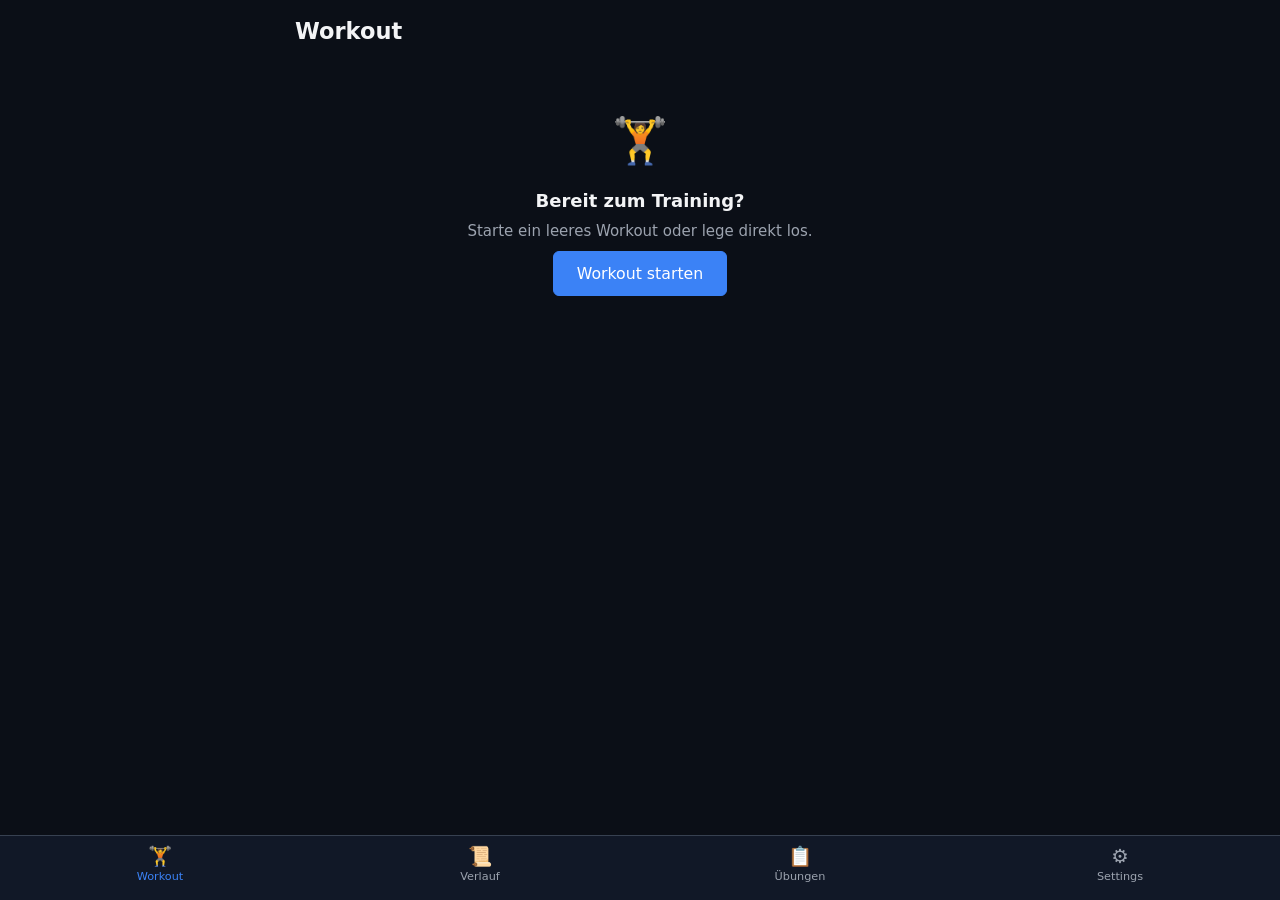
<file: fitness-tracker/index.html>
<!doctype html>
<html lang="de">
<head>
  <meta charset="utf-8" />
  <meta name="viewport" content="width=device-width, initial-scale=1, viewport-fit=cover" />
  <meta name="theme-color" content="#111827" />
  <title>Fitness Tracker</title>
  <link rel="stylesheet" href="./app.css" />
  <link rel="icon" href="data:image/svg+xml,%3Csvg xmlns='http://www.w3.org/2000/svg' viewBox='0 0 24 24'%3E%3Ctext y='20' font-size='20'%3E%F0%9F%8F%8B%EF%B8%8F%3C/text%3E%3C/svg%3E" />
</head>
<body>

<main id="app">

  <!-- ============ WORKOUT TAB ============ -->
  <section class="tab" data-tab="workout">
    <header class="topbar">
      <h1 id="workout-title">Workout</h1>
      <div class="topbar-actions">
        <button id="finish-workout-btn" class="btn btn-primary hidden">Beenden</button>
        <button id="cancel-workout-btn" class="btn btn-ghost hidden" title="Workout abbrechen">✕</button>
      </div>
    </header>

    <div id="workout-empty" class="empty-state">
      <div class="empty-icon">🏋️</div>
      <h2>Bereit zum Training?</h2>
      <p>Starte ein leeres Workout oder lege direkt los.</p>
      <button id="start-workout-btn" class="btn btn-primary btn-large">Workout starten</button>
    </div>

    <div id="workout-active" class="hidden">
      <div class="workout-meta">
        <input id="workout-name-input" type="text" placeholder="Workout-Name (optional)" />
        <div id="workout-duration" class="muted small">00:00</div>
      </div>

      <div id="exercise-list"></div>

      <button id="add-exercise-btn" class="btn btn-secondary btn-block">+ Übung hinzufügen</button>

      <textarea id="workout-notes-input" placeholder="Notizen zum Workout..." rows="2"></textarea>
    </div>
  </section>

  <!-- ============ HISTORY TAB ============ -->
  <section class="tab hidden" data-tab="history">
    <header class="topbar">
      <h1>Verlauf</h1>
      <div class="topbar-actions">
        <button id="export-csv-btn" class="btn btn-ghost" title="Als Strong-CSV exportieren">↓ Export</button>
      </div>
    </header>
    <div id="history-list"></div>
    <div id="history-empty" class="empty-state hidden">
      <div class="empty-icon">📜</div>
      <p>Noch keine Workouts aufgezeichnet.</p>
    </div>
  </section>

  <!-- ============ EXERCISES TAB ============ -->
  <section class="tab hidden" data-tab="exercises">
    <header class="topbar">
      <h1>Übungen</h1>
      <div class="topbar-actions">
        <button id="new-exercise-btn" class="btn btn-primary">+ Neu</button>
      </div>
    </header>
    <input id="exercise-search" type="search" placeholder="Übung suchen..." />
    <div id="exercise-library"></div>
  </section>

  <!-- ============ SETTINGS TAB ============ -->
  <section class="tab hidden" data-tab="settings">
    <header class="topbar"><h1>Einstellungen</h1></header>

    <div class="settings-group">
      <h3>Import</h3>
      <p class="muted small">Strong-App CSV-Format (Date, Workout Name, Exercise Name, Set Order, Weight, Reps, ...).</p>
      <label class="btn btn-secondary btn-block">
        CSV-Datei wählen
        <input id="csv-file-input" type="file" accept=".csv,text/csv" hidden />
      </label>
      <button id="import-paste-btn" class="btn btn-ghost btn-block">CSV-Text einfügen</button>
    </div>

    <div class="settings-group">
      <h3>Standard-Ruhezeit</h3>
      <div class="row">
        <input id="default-rest-input" type="number" min="0" step="5" />
        <span class="muted">Sekunden</span>
      </div>
    </div>

    <div class="settings-group">
      <h3>Einheit</h3>
      <div class="row">
        <label><input type="radio" name="unit" value="kg" /> kg</label>
        <label><input type="radio" name="unit" value="lb" /> lb</label>
      </div>
    </div>

    <div class="settings-group">
      <h3>Daten</h3>
      <button id="export-json-btn" class="btn btn-ghost btn-block">Alle Daten als JSON exportieren</button>
      <label class="btn btn-ghost btn-block">
        JSON-Backup importieren
        <input id="json-file-input" type="file" accept=".json,application/json" hidden />
      </label>
      <button id="wipe-data-btn" class="btn btn-danger btn-block">Alle Daten löschen</button>
    </div>

    <p class="muted small center">v1.0</p>
  </section>

</main>

<!-- ============ TAB BAR ============ -->
<nav id="tabbar">
  <button data-target="workout" class="active">
    <span class="ico">🏋️</span><span>Workout</span>
  </button>
  <button data-target="history">
    <span class="ico">📜</span><span>Verlauf</span>
  </button>
  <button data-target="exercises">
    <span class="ico">📋</span><span>Übungen</span>
  </button>
  <button data-target="settings">
    <span class="ico">⚙️</span><span>Settings</span>
  </button>
</nav>

<!-- ============ REST TIMER OVERLAY ============ -->
<div id="rest-timer" class="hidden">
  <div class="rest-bar"><div id="rest-bar-fill"></div></div>
  <div class="rest-content">
    <span id="rest-label">Pause</span>
    <span id="rest-countdown">90</span>
    <button id="rest-minus" class="btn btn-ghost small">-15</button>
    <button id="rest-plus" class="btn btn-ghost small">+15</button>
    <button id="rest-skip" class="btn btn-primary small">Skip</button>
  </div>
</div>

<!-- ============ MODAL CONTAINER ============ -->
<div id="modal-root"></div>

<!-- ============ TOAST CONTAINER ============ -->
<div id="toast-root"></div>

<!-- ============ TEMPLATES ============ -->
<template id="tpl-exercise-block">
  <div class="exercise-block" data-exercise-id="">
    <div class="exercise-block-head">
      <div>
        <h3 class="exercise-block-title"></h3>
        <span class="muted small exercise-block-cat"></span>
      </div>
      <button class="btn btn-ghost icon-btn exercise-menu-btn" title="Menü">⋯</button>
    </div>
    <table class="set-table">
      <thead>
        <tr>
          <th>Set</th>
          <th>Vorherige</th>
          <th>kg</th>
          <th>Wdh</th>
          <th></th>
        </tr>
      </thead>
      <tbody class="set-rows"></tbody>
    </table>
    <button class="btn btn-ghost btn-block add-set-btn">+ Set hinzufügen</button>
  </div>
</template>

<template id="tpl-set-row">
  <tr class="set-row">
    <td class="set-index"></td>
    <td class="set-prev muted small"></td>
    <td><input class="set-weight" type="number" inputmode="decimal" step="0.5" placeholder="0" /></td>
    <td><input class="set-reps" type="number" inputmode="numeric" step="1" placeholder="0" /></td>
    <td><button class="set-done" title="Set abhaken">○</button></td>
  </tr>
</template>

<script src="./app.js"></script>
</body>
</html>
</file>
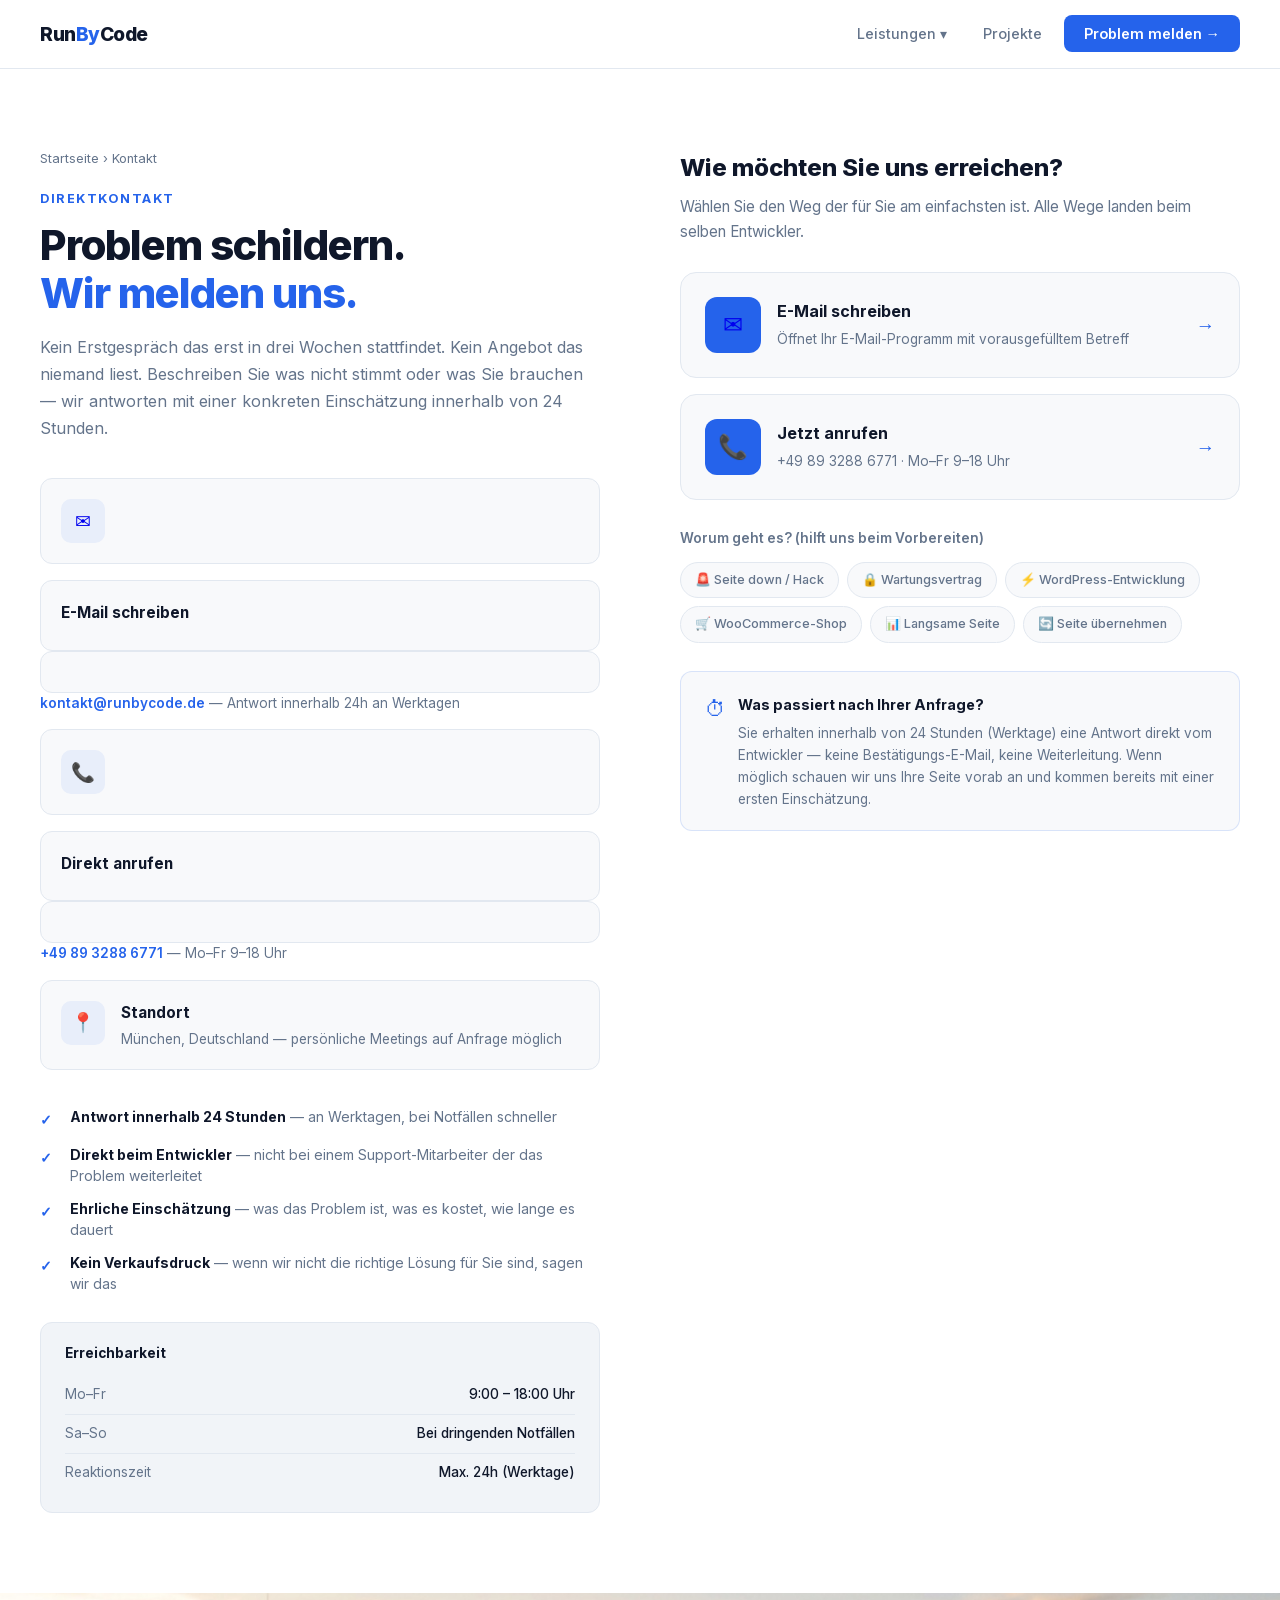
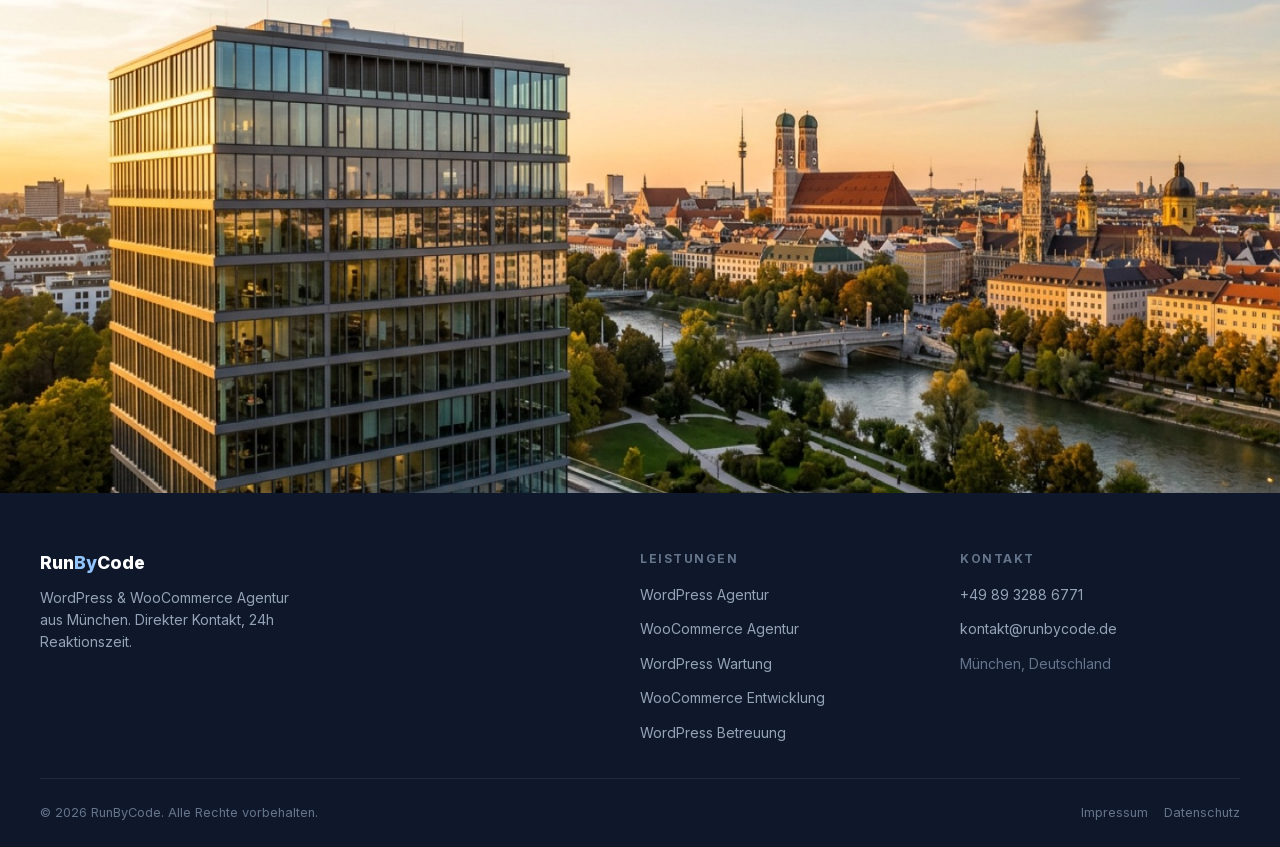
<file: kontakt/index.html>
<!DOCTYPE html>
<html lang="de">
<head>
  <meta charset="UTF-8">
  <meta name="viewport" content="width=device-width, initial-scale=1.0">
  <title>Kontakt | RunByCode — WordPress & WooCommerce München</title>
  <meta name="description" content="RunByCode kontaktieren: WordPress- oder WooCommerce-Problem schildern. Antwort innerhalb 24h — direkt vom Entwickler. +49 89 3288 6771 · kontakt@runbycode.de">
  <link rel="canonical" href="https://runbycode.de/kontakt/">
  <meta property="og:type" content="website">
  <meta property="og:url" content="https://runbycode.de/kontakt/">
  <meta property="og:title" content="Kontakt | RunByCode München">
  <meta property="og:description" content="WordPress- oder WooCommerce-Problem schildern. Antwort innerhalb 24h — direkt vom Entwickler.">
  <meta property="og:image" content="https://runbycode.de/wp-content/uploads/2024/12/runbycode_home_hero_bg.webp">
  <meta property="og:locale" content="de_DE">
  <meta name="twitter:card" content="summary_large_image">
  <style>
    @font-face { font-family: 'Inter'; font-style: normal; font-weight: 100 900; font-display: swap; src: url('/fonts/inter-latin.woff2') format('woff2'); }
  
    /* Image break sections */
    .img-break { padding: 0; overflow: hidden; line-height: 0; margin: 0; }
    .img-break img { width: 100%; height: 500px; object-fit: cover; object-position: center 30%; display: block; }
    .img-break-sm img { height: 340px; }
    .img-focus-team { object-position: center 35%; }
    .img-focus-workspace { object-position: center 45%; }
    .img-focus-city { object-position: center 55%; }
    .img-focus-results { object-position: center 40%; }
    @media (max-width: 768px) {
      .img-break img { height: 240px; object-position: center 35%; }
      .img-break-sm img { height: 200px; }
    }

  </style>
  <script type="application/ld+json">
  {
    "@context": "https://schema.org",
    "@type": "ContactPage",
    "name": "RunByCode Kontakt",
    "url": "https://runbycode.de/kontakt/",
    "mainEntity": {
      "@type": "ProfessionalService",
      "name": "RunByCode",
      "telephone": "+4989328867710",
      "email": "kontakt@runbycode.de",
      "address": {"@type": "PostalAddress", "addressLocality": "München", "addressRegion": "Bayern", "addressCountry": "DE"},
      "openingHoursSpecification": [{"@type": "OpeningHoursSpecification", "dayOfWeek": ["Monday","Tuesday","Wednesday","Thursday","Friday"], "opens": "09:00", "closes": "18:00"}]
    }
  }
  </script>
  <style>
    *, *::before, *::after { box-sizing: border-box; margin: 0; padding: 0; }
    :root { --bg: #ffffff; --bg2: #f8f9fb; --bg3: #f1f4f8; --accent: #2563eb; --accent2: #1d4ed8; --accent-faint: rgba(37,99,235,0.08); --txt: #0f172a; --muted: #64748b; --border: #e2e8f0; --white: #fff; --r: 12px; --max: 1200px; }
    html { scroll-behavior: smooth; }
    body { font-family: 'Inter', -apple-system, BlinkMacSystemFont, sans-serif; background: var(--bg); color: var(--txt); line-height: 1.6; -webkit-font-smoothing: antialiased; }
    nav { position: sticky; top: 0; z-index: 100; background: rgba(255,255,255,0.95); backdrop-filter: blur(12px); border-bottom: 1px solid var(--border); padding: 0 24px; }
    .nav-inner { max-width: var(--max); margin: 0 auto; display: flex; align-items: center; justify-content: space-between; height: 68px; }
    .nav-logo { font-size: 1.2rem; font-weight: 800; color: #0f172a; text-decoration: none; letter-spacing: -0.5px; }
    .nav-logo:hover { opacity: 0.85; }
    .nav-links { display: flex; align-items: center; gap: 8px; list-style: none; }
    .nav-links a { color: var(--muted); text-decoration: none; font-size: 0.9rem; font-weight: 500; padding: 8px 14px; border-radius: 8px; transition: all .2s; }
    .nav-links a:hover { color: var(--txt); background: var(--bg2); }
    .nav-links a:not(.nav-cta) { position: relative; }
    .nav-links a:not(.nav-cta)::after { content: ""; position: absolute; bottom: -2px; left: 8px; right: 8px; height: 2px; background: var(--accent); width: 0; transition: width 0.2s ease; }
    .nav-links a:not(.nav-cta):hover::after { width: calc(100% - 16px); }
    .nav-cta { background: var(--accent); color: #fff !important; padding: 10px 20px !important; border-radius: 8px !important; font-weight: 600 !important; }
    .nav-cta:hover { background: var(--accent2) !important; }
    .dropdown { position: relative; }
    .dropdown-menu { display: none; position: absolute; top: calc(100% + 8px); left: 0; background: var(--bg2); border: 1px solid var(--border); border-radius: var(--r); padding: 8px; min-width: 240px; box-shadow: 0 12px 40px rgba(0,0,0,0.1); }
    .dropdown.open .dropdown-menu { display: block; }
    .dropdown-menu a { display: block; color: var(--muted); text-decoration: none; font-size: 0.875rem; padding: 10px 14px; border-radius: 8px; transition: all .2s; }
    .dropdown-menu a:hover { color: var(--txt); background: var(--accent-faint); }
    .hamburger { display: none; background: none; border: none; cursor: pointer; padding: 8px; }
    .hamburger span { display: block; width: 22px; height: 2px; background: var(--txt); margin: 5px 0; }
    @media (max-width: 768px) { .nav-links { display: none; flex-direction: column; position: fixed; top: 68px; left: 0; right: 0; background: var(--bg); padding: 24px; border-bottom: 1px solid var(--border); } .nav-links.open { display: flex; } .hamburger { display: block; } .dropdown-menu { position: static; box-shadow: none; border: none; padding: 4px 0 4px 12px; } .dropdown.open .dropdown-menu { display: block; } }
    /* Page */
    .contact-page { padding: 80px 24px; min-height: calc(100vh - 68px); }
    .contact-inner { max-width: var(--max); margin: 0 auto; display: grid; grid-template-columns: 1fr 1fr; gap: 80px; align-items: start; }
    @media (max-width: 900px) { .contact-inner { grid-template-columns: 1fr; gap: 48px; } }
    .breadcrumb { color: var(--muted); font-size: 0.8rem; margin-bottom: 20px; }
    .breadcrumb a { color: var(--muted); text-decoration: none; } .breadcrumb a:hover { color: var(--accent); }
    .section-label { color: var(--accent); font-size: 0.8rem; font-weight: 700; text-transform: uppercase; letter-spacing: 1.5px; margin-bottom: 12px; }
    .contact-info h1 { font-size: clamp(2rem, 4vw, 2.6rem); font-weight: 800; letter-spacing: -1px; margin-bottom: 16px; line-height: 1.15; }
    .contact-info h1 span { color: var(--accent); }
    .contact-info > p { color: var(--muted); font-size: 1rem; line-height: 1.7; margin-bottom: 36px; }
    /* Contact methods */
    .contact-methods { display: flex; flex-direction: column; gap: 16px; margin-bottom: 36px; }
    .contact-method { display: flex; gap: 16px; align-items: flex-start; background: var(--bg2); border: 1px solid var(--border); border-radius: var(--r); padding: 20px; transition: border-color .2s; text-decoration: none; }
    .contact-method:hover { border-color: rgba(37,99,235,0.2); }
    .contact-method-icon { width: 44px; height: 44px; border-radius: 10px; background: var(--accent-faint); display: flex; align-items: center; justify-content: center; font-size: 1.2rem; flex-shrink: 0; }
    .contact-method-text h3 { font-size: 0.95rem; font-weight: 700; color: var(--txt); margin-bottom: 4px; }
    .contact-method-text p { color: var(--muted); font-size: 0.85rem; line-height: 1.5; }
    .contact-method-text a { color: var(--accent); text-decoration: none; font-weight: 600; }
    /* Promise */
    .promise-list { display: flex; flex-direction: column; gap: 12px; }
    .promise-item { display: flex; align-items: flex-start; gap: 12px; }
    .promise-item::before { content: '✓'; color: var(--accent); font-weight: 700; font-size: 0.9rem; min-width: 18px; margin-top: 2px; }
    .promise-item p { color: var(--muted); font-size: 0.875rem; line-height: 1.5; }
    .promise-item p strong { color: var(--txt); }
    /* Right side: contact options */
    .contact-options h2 { font-size: 1.5rem; font-weight: 800; margin-bottom: 8px; }
    .contact-options > p { color: var(--muted); font-size: 0.95rem; line-height: 1.6; margin-bottom: 28px; }
    /* Big CTA buttons */
    .cta-big { display: flex; align-items: center; gap: 16px; background: var(--bg2); border: 1px solid var(--border); border-radius: 16px; padding: 24px; text-decoration: none; transition: all .2s; margin-bottom: 16px; }
    .cta-big:hover { border-color: rgba(37,99,235,0.3); transform: translateX(4px); background: rgba(37,99,235,0.04); }
    .cta-big-icon { width: 56px; height: 56px; border-radius: 12px; background: var(--accent); display: flex; align-items: center; justify-content: center; font-size: 1.5rem; flex-shrink: 0; }
    .cta-big-text h3 { font-size: 1rem; font-weight: 700; color: var(--txt); margin-bottom: 4px; }
    .cta-big-text p { color: var(--muted); font-size: 0.85rem; }
    .cta-big-arrow { margin-left: auto; color: var(--accent); font-size: 1.2rem; }
    /* Topic presets */
    .topic-label { color: var(--muted); font-size: 0.85rem; font-weight: 600; margin-bottom: 12px; margin-top: 28px; }
    .topic-tags { display: flex; flex-wrap: wrap; gap: 8px; }
    .topic-tag { background: var(--bg2); border: 1px solid var(--border); color: var(--muted); font-size: 0.8rem; font-weight: 500; padding: 7px 14px; border-radius: 100px; text-decoration: none; transition: all .2s; }
    .topic-tag:hover { border-color: rgba(37,99,235,0.2); color: var(--accent); background: var(--accent-faint); }
    /* Hours */
    .hours-box { background: var(--bg3); border: 1px solid var(--border); border-radius: var(--r); padding: 20px 24px; margin-top: 28px; }
    .hours-box h4 { font-size: 0.85rem; font-weight: 700; margin-bottom: 12px; }
    .hours-row { display: flex; justify-content: space-between; font-size: 0.85rem; padding: 8px 0; border-bottom: 1px solid var(--border); }
    .hours-row:last-child { border-bottom: none; }
    .hours-row span:first-child { color: var(--muted); }
    .hours-row span:last-child { color: var(--txt); font-weight: 500; }
    footer { background: #0f172a; border-top: none; padding: 56px 24px 24px; }
    .footer-inner { max-width: var(--max); margin: 0 auto; }
    .footer-grid { display: grid; grid-template-columns: 2fr 1fr 1fr; gap: 40px; margin-bottom: 32px; }
    .footer-logo { font-size: 1.1rem; font-weight: 800; color: #fff; text-decoration: none; display: inline-block; margin-bottom: 10px; }
    .footer-brand p { color: #94a3b8; font-size: 0.875rem; line-height: 1.6; max-width: 260px; }
    .footer-col h4 { font-size: 0.75rem; font-weight: 700; text-transform: uppercase; letter-spacing: 1.5px; color: #64748b; margin-bottom: 14px; }
    .footer-col ul { list-style: none; display: flex; flex-direction: column; gap: 9px; }
    .footer-col a { color: #94a3b8; text-decoration: none; font-size: 0.875rem; }
    .footer-col a:hover { color: #fff; }
    .footer-bottom { border-top: 1px solid rgba(255,255,255,0.08); padding-top: 24px; display: flex; justify-content: space-between; flex-wrap: wrap; gap: 10px; }
    .footer-bottom p, .footer-bottom a { color: #64748b; font-size: 0.8rem; text-decoration: none; }
    .footer-bottom a:hover { color: #94a3b8; }
    @media (max-width: 768px) { .footer-grid { grid-template-columns: 1fr; } }
  </style>
</head>
<body>
<nav>
  <div class="nav-inner">
    <a href="/" class="nav-logo">Run<span style="color:var(--accent)">By</span>Code</a>
    <ul class="nav-links" id="navLinks">
      <li class="dropdown" id="dropdown">
        <a href="#" id="dropdownToggle">Leistungen ▾</a>
        <div class="dropdown-menu">
          <a href="/wordpress-agentur-muenchen/">WordPress Agentur München</a>
          <a href="/woocommerce-agentur-muenchen/">WooCommerce Agentur München</a>
          <a href="/wordpress-wartung/">WordPress Wartung</a>
          <a href="/woocommerce-entwicklung/">WooCommerce Entwicklung</a>
          <a href="/wordpress-betreuung/">WordPress Betreuung</a>
        </div>
      </li>
      <li><a href="/projekte/">Projekte</a></li>
      <li><a href="/kontakt/" class="nav-cta">Problem melden →</a></li>
    </ul>
    <button class="hamburger" id="hamburger"><span></span><span></span><span></span></button>
  </div>
</nav>

<div class="contact-page">
  <div class="contact-inner">

    <!-- LEFT: Info -->
    <div class="contact-info">
      <div class="breadcrumb"><a href="/">Startseite</a> › Kontakt</div>
      <div class="section-label">Direktkontakt</div>
      <h1>Problem schildern.<br><span>Wir melden uns.</span></h1>
      <p>Kein Erstgespräch das erst in drei Wochen stattfindet. Kein Angebot das niemand liest. Beschreiben Sie was nicht stimmt oder was Sie brauchen — wir antworten mit einer konkreten Einschätzung innerhalb von 24 Stunden.</p>

      <div class="contact-methods">
        <a href="mailto:kontakt@runbycode.de" class="contact-method">
          <div class="contact-method-icon">✉</div>
          <div class="contact-method-text">
            <h3>E-Mail schreiben</h3>
            <p><a href="mailto:kontakt@runbycode.de">kontakt@runbycode.de</a> — Antwort innerhalb 24h an Werktagen</p>
          </div>
        </a>
        <a href="tel:+4989328867710" class="contact-method">
          <div class="contact-method-icon">📞</div>
          <div class="contact-method-text">
            <h3>Direkt anrufen</h3>
            <p><a href="tel:+4989328867710">+49 89 3288 6771</a> — Mo–Fr 9–18 Uhr</p>
          </div>
        </a>
        <div class="contact-method" style="cursor: default;">
          <div class="contact-method-icon">📍</div>
          <div class="contact-method-text">
            <h3>Standort</h3>
            <p>München, Deutschland — persönliche Meetings auf Anfrage möglich</p>
          </div>
        </div>
      </div>

      <div class="promise-list">
        <div class="promise-item"><p><strong>Antwort innerhalb 24 Stunden</strong> — an Werktagen, bei Notfällen schneller</p></div>
        <div class="promise-item"><p><strong>Direkt beim Entwickler</strong> — nicht bei einem Support-Mitarbeiter der das Problem weiterleitet</p></div>
        <div class="promise-item"><p><strong>Ehrliche Einschätzung</strong> — was das Problem ist, was es kostet, wie lange es dauert</p></div>
        <div class="promise-item"><p><strong>Kein Verkaufsdruck</strong> — wenn wir nicht die richtige Lösung für Sie sind, sagen wir das</p></div>
      </div>

      <div class="hours-box">
        <h4>Erreichbarkeit</h4>
        <div class="hours-row"><span>Mo–Fr</span><span>9:00 – 18:00 Uhr</span></div>
        <div class="hours-row"><span>Sa–So</span><span>Bei dringenden Notfällen</span></div>
        <div class="hours-row"><span>Reaktionszeit</span><span>Max. 24h (Werktage)</span></div>
      </div>
    </div>

    <!-- RIGHT: Contact options -->
    <div class="contact-options">
      <h2>Wie möchten Sie uns erreichen?</h2>
      <p>Wählen Sie den Weg der für Sie am einfachsten ist. Alle Wege landen beim selben Entwickler.</p>

      <a href="mailto:kontakt@runbycode.de?subject=WordPress%2FWooCommerce%20Anfrage&body=Hallo%2C%0A%0Aich%20habe%20folgendes%20Problem%20%2F%20folgende%20Anfrage%3A%0A%0A%5BBitte%20beschreiben%20Sie%20kurz%20was%20nicht%20stimmt%20oder%20was%20Sie%20brauchen%5D%0A%0A%0AWebsite%20URL%20(falls%20vorhanden)%3A%0AKontakt%3A%0A" class="cta-big">
        <div class="cta-big-icon">✉</div>
        <div class="cta-big-text">
          <h3>E-Mail schreiben</h3>
          <p>Öffnet Ihr E-Mail-Programm mit vorausgefülltem Betreff</p>
        </div>
        <div class="cta-big-arrow">→</div>
      </a>

      <a href="tel:+4989328867710" class="cta-big">
        <div class="cta-big-icon">📞</div>
        <div class="cta-big-text">
          <h3>Jetzt anrufen</h3>
          <p>+49 89 3288 6771 · Mo–Fr 9–18 Uhr</p>
        </div>
        <div class="cta-big-arrow">→</div>
      </a>

      <div class="topic-label">Worum geht es? (hilft uns beim Vorbereiten)</div>
      <div class="topic-tags">
        <a href="mailto:kontakt@runbycode.de?subject=WordPress%20Notfall&body=Meine%20WordPress-Seite%20ist%20nicht%20mehr%20erreichbar%20%2F%20wurde%20gehackt.%20URL%3A%20" class="topic-tag">🚨 Seite down / Hack</a>
        <a href="mailto:kontakt@runbycode.de?subject=WordPress%20Wartungsvertrag&body=Ich%20interessiere%20mich%20f%C3%BCr%20einen%20WordPress-Wartungsvertrag.%20Meine%20Seite%3A%20" class="topic-tag">🔒 Wartungsvertrag</a>
        <a href="mailto:kontakt@runbycode.de?subject=WordPress%20Entwicklung&body=Ich%20brauche%20WordPress-Entwicklung%20f%C3%BCr%3A%20" class="topic-tag">⚡ WordPress-Entwicklung</a>
        <a href="mailto:kontakt@runbycode.de?subject=WooCommerce%20Shop&body=Ich%20habe%20einen%20WooCommerce-Shop%20und%20brauche%20Hilfe%20bei%3A%20" class="topic-tag">🛒 WooCommerce-Shop</a>
        <a href="mailto:kontakt@runbycode.de?subject=WordPress%20Performance&body=Meine%20WordPress-Seite%20ist%20zu%20langsam.%20URL%3A%20" class="topic-tag">📊 Langsame Seite</a>
        <a href="mailto:kontakt@runbycode.de?subject=WordPress%20Seite%20%C3%BCbernehmen&body=Ich%20m%C3%B6chte%20meine%20bestehende%20WordPress-Seite%20%C3%BCbergeben.%20URL%3A%20" class="topic-tag">🔄 Seite übernehmen</a>
      </div>

      <div style="background: var(--bg2); border: 1px solid rgba(37,99,235,0.15); border-radius: var(--r); padding: 20px 24px; margin-top: 28px;">
        <div style="display: flex; gap: 12px; align-items: flex-start;">
          <span style="color: var(--accent); font-size: 1.3rem;">⏱</span>
          <div>
            <strong style="font-size: 0.9rem;">Was passiert nach Ihrer Anfrage?</strong>
            <p style="color: var(--muted); font-size: 0.85rem; line-height: 1.6; margin-top: 6px;">Sie erhalten innerhalb von 24 Stunden (Werktage) eine Antwort direkt vom Entwickler — keine Bestätigungs-E-Mail, keine Weiterleitung. Wenn möglich schauen wir uns Ihre Seite vorab an und kommen bereits mit einer ersten Einschätzung.</p>
          </div>
        </div>
      </div>
    </div>

  </div>
</div>


<section class="img-break">
  <img class="img-focus-city" src="/images/munich-tech.jpg" srcset="/images/munich-tech-480.jpg 480w, /images/munich-tech-768.jpg 768w, /images/munich-tech-1200.jpg 1200w, /images/munich-tech.jpg 1440w" alt="" loading="lazy" decoding="async" sizes="100vw" width="1440" height="900" role="presentation">
</section>
<footer>
  <div class="footer-inner">
    <div class="footer-grid">
      <div class="footer-brand">
        <a href="/" class="footer-logo">Run<span style="color:#93c5fd">By</span>Code</a>
        <p>WordPress &amp; WooCommerce Agentur aus München. Direkter Kontakt, 24h Reaktionszeit.</p>
      </div>
      <div class="footer-col">
        <h4>Leistungen</h4>
        <ul>
          <li><a href="/wordpress-agentur-muenchen/">WordPress Agentur</a></li>
          <li><a href="/woocommerce-agentur-muenchen/">WooCommerce Agentur</a></li>
          <li><a href="/wordpress-wartung/">WordPress Wartung</a></li>
          <li><a href="/woocommerce-entwicklung/">WooCommerce Entwicklung</a></li>
          <li><a href="/wordpress-betreuung/">WordPress Betreuung</a></li>
        </ul>
      </div>
      <div class="footer-col">
        <h4>Kontakt</h4>
        <ul>
          <li><a href="tel:+4989328867710">+49 89 3288 6771</a></li>
          <li><a href="mailto:kontakt@runbycode.de">kontakt@runbycode.de</a></li>
          <li><span style="color: var(--muted); font-size: 0.875rem;">München, Deutschland</span></li>
        </ul>
      </div>
    </div>
    <div class="footer-bottom">
      <p>&copy; 2026 RunByCode. Alle Rechte vorbehalten.</p>
      <div style="display:flex; gap:16px;"><a href="/impressum/">Impressum</a><a href="/datenschutz/">Datenschutz</a></div>
    </div>
  </div>
</footer>
<script>
  const hamburger = document.getElementById('hamburger');
  const navLinks = document.getElementById('navLinks');
  hamburger.addEventListener('click', () => navLinks.classList.toggle('open'));
  const dt = document.getElementById('dropdownToggle');
  const dd = document.getElementById('dropdown');
  dt.addEventListener('click', e => { e.preventDefault(); dd.classList.toggle('open'); });
  document.addEventListener('click', e => { if (!dd.contains(e.target)) dd.classList.remove('open'); });
</script>

  <!-- Scroll-reveal animations (webprinzip.de style) -->
  <style>
    .reveal { opacity: 0; transform: translateY(28px); transition: opacity 0.75s cubic-bezier(0.16,1,0.3,1), transform 0.75s cubic-bezier(0.16,1,0.3,1); }
    .reveal.visible { opacity: 1; transform: translateY(0); }
    .reveal-delay-1 { transition-delay: 0.1s; }
    .reveal-delay-2 { transition-delay: 0.2s; }
    .reveal-delay-3 { transition-delay: 0.3s; }
  </style>
  <script>
    const revealObserver = new IntersectionObserver((entries) => {
      entries.forEach(e => { if (e.isIntersecting) e.target.classList.add('visible'); });
    }, { threshold: 0.12 });
    document.querySelectorAll('.reveal').forEach(el => revealObserver.observe(el));
  </script>
</body>
</html>
</file>
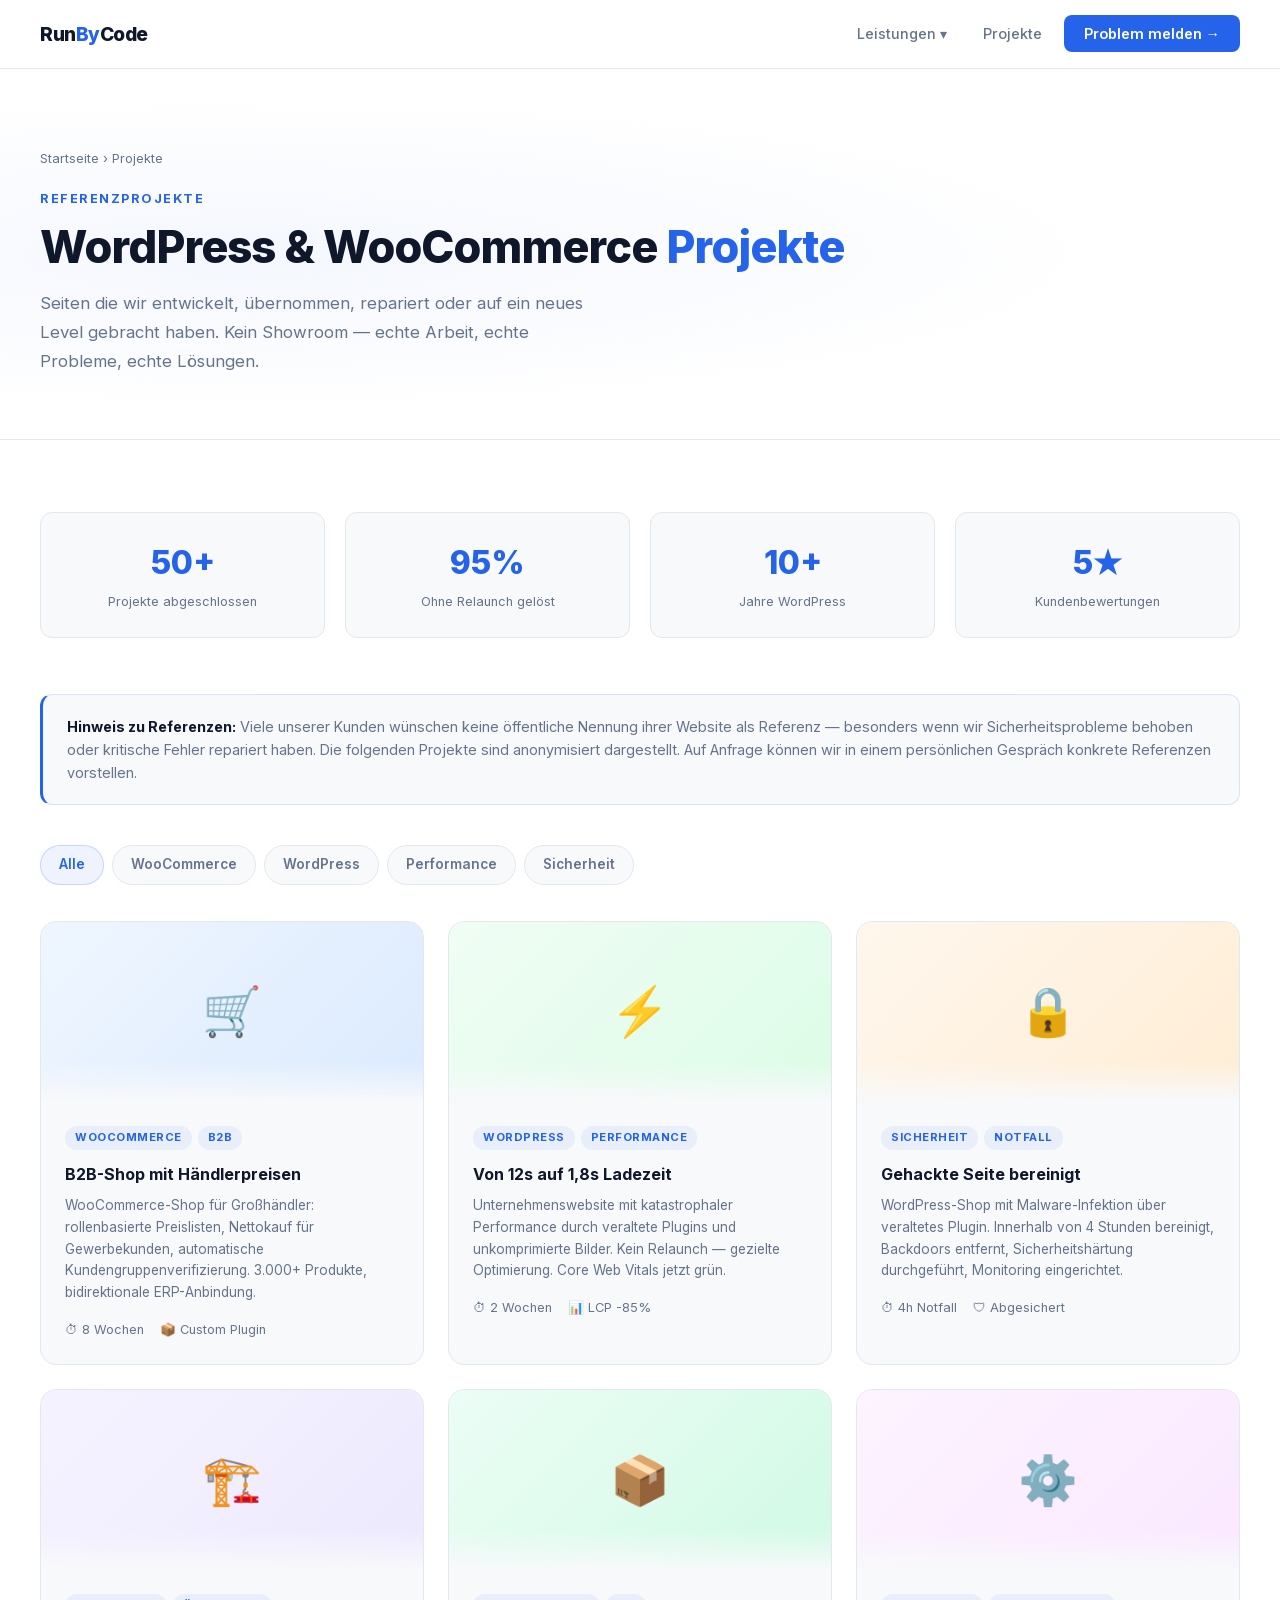
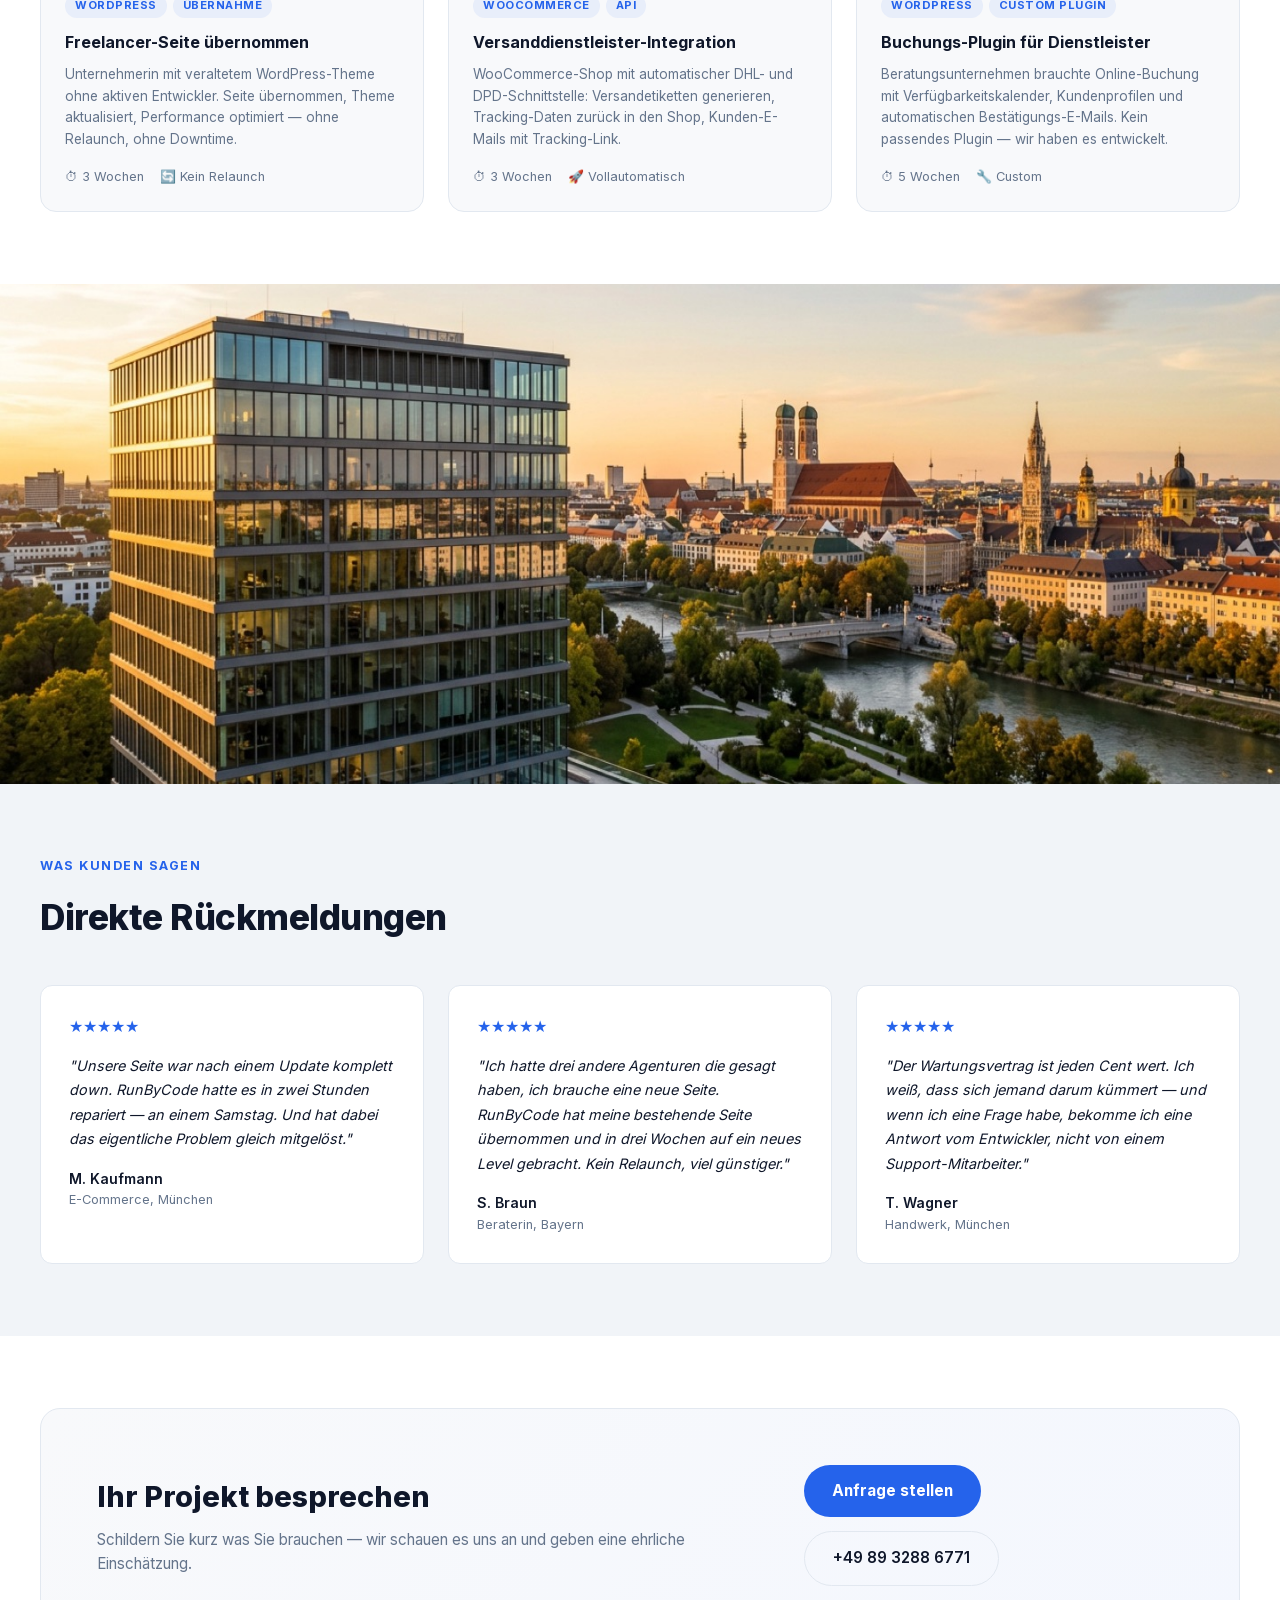
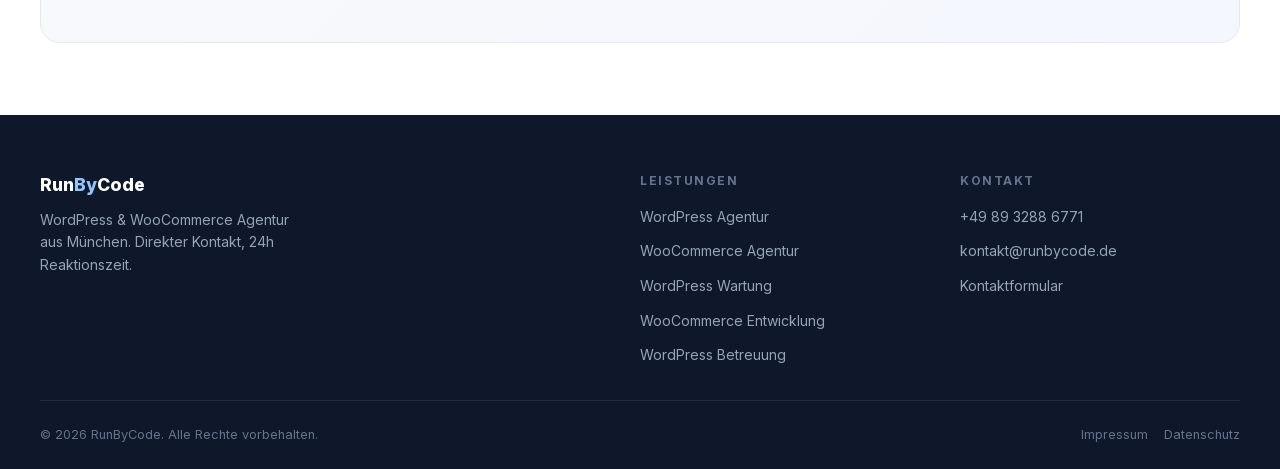
<file: projekte/index.html>
<!DOCTYPE html>
<html lang="de">
<head>
  <meta charset="UTF-8">
  <meta name="viewport" content="width=device-width, initial-scale=1.0">
  <title>Projekte & Referenzen | RunByCode — WordPress & WooCommerce München</title>
  <meta name="description" content="Referenzprojekte von RunByCode München: WordPress-Seiten und WooCommerce-Shops die wir entwickelt, übernommen oder repariert haben. Echte Projekte, echte Ergebnisse.">
  <link rel="canonical" href="https://runbycode.de/projekte/">
  <meta property="og:type" content="website">
  <meta property="og:url" content="https://runbycode.de/projekte/">
  <meta property="og:title" content="Projekte & Referenzen | RunByCode München">
  <meta property="og:description" content="WordPress und WooCommerce Referenzprojekte von RunByCode München.">
  <meta property="og:image" content="https://runbycode.de/wp-content/uploads/2024/12/runbycode_home_hero_bg.webp">
  <meta property="og:locale" content="de_DE">
  <meta name="twitter:card" content="summary_large_image">
  <style>
    @font-face { font-family: 'Inter'; font-style: normal; font-weight: 100 900; font-display: swap; src: url('/fonts/inter-latin.woff2') format('woff2'); }
  
    /* Image break sections */
    .img-break { padding: 0; overflow: hidden; line-height: 0; margin: 0; }
    .img-break img { width: 100%; height: 500px; object-fit: cover; object-position: center 30%; display: block; }
    .img-break-sm img { height: 340px; }
    .img-focus-team { object-position: center 35%; }
    .img-focus-workspace { object-position: center 45%; }
    .img-focus-city { object-position: center 55%; }
    .img-focus-results { object-position: center 40%; }
    @media (max-width: 768px) {
      .img-break img { height: 240px; object-position: center 35%; }
      .img-break-sm img { height: 200px; }
    }

  </style>
  <style>
    *, *::before, *::after { box-sizing: border-box; margin: 0; padding: 0; }
    :root { --bg: #ffffff; --bg2: #f8f9fb; --bg3: #f1f4f8; --accent: #2563eb; --accent2: #1d4ed8; --accent-faint: rgba(37,99,235,0.08); --txt: #0f172a; --muted: #64748b; --border: #e2e8f0; --white: #fff; --r: 12px; --max: 1200px; }
    html { scroll-behavior: smooth; }
    body { font-family: 'Inter', -apple-system, BlinkMacSystemFont, sans-serif; background: var(--bg); color: var(--txt); line-height: 1.6; -webkit-font-smoothing: antialiased; }
    nav { position: sticky; top: 0; z-index: 100; background: rgba(255,255,255,0.95); backdrop-filter: blur(12px); border-bottom: 1px solid var(--border); padding: 0 24px; }
    .nav-inner { max-width: var(--max); margin: 0 auto; display: flex; align-items: center; justify-content: space-between; height: 68px; }
    .nav-logo { font-size: 1.2rem; font-weight: 800; color: #0f172a; text-decoration: none; letter-spacing: -0.5px; }
    .nav-logo:hover { opacity: 0.85; }
    .nav-links { display: flex; align-items: center; gap: 8px; list-style: none; }
    .nav-links a { color: var(--muted); text-decoration: none; font-size: 0.9rem; font-weight: 500; padding: 8px 14px; border-radius: 8px; transition: all .2s; }
    .nav-links a:hover { color: var(--txt); background: var(--bg2); }
    .nav-links a:not(.nav-cta) { position: relative; }
    .nav-links a:not(.nav-cta)::after { content: ""; position: absolute; bottom: -2px; left: 8px; right: 8px; height: 2px; background: var(--accent); width: 0; transition: width 0.2s ease; }
    .nav-links a:not(.nav-cta):hover::after { width: calc(100% - 16px); }
    .nav-cta { background: var(--accent); color: #fff !important; padding: 10px 20px !important; border-radius: 8px !important; font-weight: 600 !important; }
    .nav-cta:hover { background: var(--accent2) !important; }
    .dropdown { position: relative; }
    .dropdown-menu { display: none; position: absolute; top: calc(100% + 8px); left: 0; background: var(--bg2); border: 1px solid var(--border); border-radius: var(--r); padding: 8px; min-width: 240px; box-shadow: 0 12px 40px rgba(0,0,0,0.1); }
    .dropdown.open .dropdown-menu { display: block; }
    .dropdown-menu a { display: block; color: var(--muted); text-decoration: none; font-size: 0.875rem; padding: 10px 14px; border-radius: 8px; transition: all .2s; }
    .dropdown-menu a:hover { color: var(--txt); background: var(--accent-faint); }
    .hamburger { display: none; background: none; border: none; cursor: pointer; padding: 8px; }
    .hamburger span { display: block; width: 22px; height: 2px; background: var(--txt); margin: 5px 0; }
    @media (max-width: 768px) { .nav-links { display: none; flex-direction: column; position: fixed; top: 68px; left: 0; right: 0; background: var(--bg); padding: 24px; border-bottom: 1px solid var(--border); } .nav-links.open { display: flex; } .hamburger { display: block; } .dropdown-menu { position: static; box-shadow: none; border: none; padding: 4px 0 4px 12px; } .dropdown.open .dropdown-menu { display: block; } }
    /* Page Header */
    .page-header { padding: 80px 24px 64px; border-bottom: 1px solid var(--border); background: radial-gradient(ellipse at 20% 50%, rgba(37,99,235,0.05) 0%, transparent 60%); }
    .page-header .container { max-width: var(--max); margin: 0 auto; }
    .breadcrumb { color: var(--muted); font-size: 0.8rem; margin-bottom: 20px; }
    .breadcrumb a { color: var(--muted); text-decoration: none; } .breadcrumb a:hover { color: var(--accent); }
    .section-label { color: var(--accent); font-size: 0.8rem; font-weight: 700; text-transform: uppercase; letter-spacing: 1.5px; margin-bottom: 12px; }
    .page-header h1 { font-size: clamp(2rem, 4vw, 2.8rem); font-weight: 800; letter-spacing: -1px; margin-bottom: 16px; line-height: 1.15; }
    .page-header h1 span { color: var(--accent); }
    .page-header p { color: var(--muted); font-size: 1.05rem; line-height: 1.7; max-width: 560px; }
    section { padding: 72px 24px; }
    .container { max-width: var(--max); margin: 0 auto; }
    .section-title { font-size: clamp(1.6rem, 3vw, 2.2rem); font-weight: 800; letter-spacing: -0.5px; margin-bottom: 14px; }
    .section-subtitle { color: var(--muted); font-size: 1rem; line-height: 1.7; max-width: 560px; margin-bottom: 40px; }
    /* Filter tabs */
    .filter-tabs { display: flex; gap: 8px; flex-wrap: wrap; margin-bottom: 36px; }
    .filter-tab { background: var(--bg2); border: 1px solid var(--border); color: var(--muted); font-size: 0.85rem; font-weight: 600; padding: 8px 18px; border-radius: 100px; cursor: pointer; transition: all .2s; }
    .filter-tab.active, .filter-tab:hover { background: var(--accent-faint); border-color: rgba(37,99,235,0.2); color: var(--accent); }
    /* Project cards */
    .projects-grid { display: grid; grid-template-columns: repeat(3, 1fr); gap: 24px; }
    .project-card { background: var(--bg2); border: 1px solid var(--border); border-radius: 16px; overflow: hidden; transition: all .25s; }
    .project-card:hover { border-color: rgba(37,99,235,0.2); transform: translateY(-3px); box-shadow: 0 12px 32px rgba(0,0,0,0.1); }
    .project-thumb { height: 180px; background: var(--bg3); display: flex; align-items: center; justify-content: center; font-size: 3rem; position: relative; overflow: hidden; }
    .project-thumb::after { content: ''; position: absolute; bottom: 0; left: 0; right: 0; height: 40px; background: linear-gradient(transparent, var(--bg2)); }
    .project-body { padding: 24px; }
    .project-tags { display: flex; gap: 6px; flex-wrap: wrap; margin-bottom: 12px; }
    .project-tag { background: var(--accent-faint); color: var(--accent); font-size: 0.7rem; font-weight: 700; text-transform: uppercase; letter-spacing: 0.5px; padding: 3px 10px; border-radius: 100px; }
    .project-card h3 { font-size: 1rem; font-weight: 700; margin-bottom: 8px; }
    .project-card p { color: var(--muted); font-size: 0.85rem; line-height: 1.6; }
    .project-meta { display: flex; gap: 16px; margin-top: 16px; font-size: 0.8rem; color: var(--muted); }
    .project-meta span { display: flex; align-items: center; gap: 4px; }
    @media (max-width: 900px) { .projects-grid { grid-template-columns: 1fr 1fr; } }
    @media (max-width: 600px) { .projects-grid { grid-template-columns: 1fr; } }
    /* Info box */
    .info-box { background: var(--bg2); border: 1px solid rgba(37,99,235,0.15); border-left: 3px solid var(--accent); border-radius: var(--r); padding: 20px 24px; margin-bottom: 40px; }
    .info-box p { color: var(--muted); font-size: 0.9rem; line-height: 1.6; }
    .info-box strong { color: var(--txt); }
    /* Stats */
    .stats-row { display: grid; grid-template-columns: repeat(4, 1fr); gap: 20px; margin-bottom: 56px; }
    .stat-box { background: var(--bg2); border: 1px solid var(--border); border-radius: var(--r); padding: 24px; text-align: center; }
    .stat-num { font-size: 2rem; font-weight: 800; color: var(--accent); }
    .stat-label { color: var(--muted); font-size: 0.8rem; margin-top: 4px; }
    @media (max-width: 768px) { .stats-row { grid-template-columns: 1fr 1fr; } }
    /* CTA */
    .cta-box { background: linear-gradient(135deg, var(--bg2), rgba(37,99,235,0.05)); border: 1px solid var(--border); border-radius: 20px; padding: 56px; display: flex; align-items: center; justify-content: space-between; gap: 32px; }
    .cta-box h2 { font-size: clamp(1.4rem, 2.5vw, 1.8rem); font-weight: 800; margin-bottom: 8px; }
    .cta-box p { color: var(--muted); font-size: 0.95rem; }
    @media (max-width: 768px) { .cta-box { flex-direction: column; text-align: center; padding: 36px 24px; } }
    .btn-primary { background: var(--accent); color: var(--white); padding: 14px 28px; border-radius: 999px; font-weight: 700; font-size: 0.95rem; text-decoration: none; display: inline-block; transition: all .2s; }
    .btn-primary:hover { background: var(--accent2); transform: translateY(-1px); }
    .btn-secondary { background: transparent; color: var(--txt); padding: 14px 28px; border-radius: 999px; font-weight: 600; font-size: 0.95rem; text-decoration: none; border: 1px solid var(--border); transition: all .2s; display: inline-block; }
    .btn-secondary:hover { border-color: var(--accent); color: var(--accent); }
    footer { background: #0f172a; border-top: none; padding: 56px 24px 24px; }
    .footer-inner { max-width: var(--max); margin: 0 auto; }
    .footer-grid { display: grid; grid-template-columns: 2fr 1fr 1fr; gap: 40px; margin-bottom: 32px; }
    .footer-logo { font-size: 1.1rem; font-weight: 800; color: #fff; text-decoration: none; display: inline-block; margin-bottom: 10px; }
    .footer-brand p { color: #94a3b8; font-size: 0.875rem; line-height: 1.6; max-width: 260px; }
    .footer-col h4 { font-size: 0.75rem; font-weight: 700; text-transform: uppercase; letter-spacing: 1.5px; color: #64748b; margin-bottom: 14px; }
    .footer-col ul { list-style: none; display: flex; flex-direction: column; gap: 9px; }
    .footer-col a { color: #94a3b8; text-decoration: none; font-size: 0.875rem; }
    .footer-col a:hover { color: #fff; }
    .footer-bottom { border-top: 1px solid rgba(255,255,255,0.08); padding-top: 24px; display: flex; justify-content: space-between; flex-wrap: wrap; gap: 10px; }
    .footer-bottom p, .footer-bottom a { color: #64748b; font-size: 0.8rem; text-decoration: none; }
    .footer-bottom a:hover { color: #94a3b8; }
    @media (max-width: 768px) { .footer-grid { grid-template-columns: 1fr; } }
  </style>
</head>
<body>
<nav>
  <div class="nav-inner">
    <a href="/" class="nav-logo">Run<span style="color:var(--accent)">By</span>Code</a>
    <ul class="nav-links" id="navLinks">
      <li class="dropdown" id="dropdown">
        <a href="#" id="dropdownToggle">Leistungen ▾</a>
        <div class="dropdown-menu">
          <a href="/wordpress-agentur-muenchen/">WordPress Agentur München</a>
          <a href="/woocommerce-agentur-muenchen/">WooCommerce Agentur München</a>
          <a href="/wordpress-wartung/">WordPress Wartung</a>
          <a href="/woocommerce-entwicklung/">WooCommerce Entwicklung</a>
          <a href="/wordpress-betreuung/">WordPress Betreuung</a>
        </div>
      </li>
      <li><a href="/projekte/">Projekte</a></li>
      <li><a href="/kontakt/" class="nav-cta">Problem melden →</a></li>
    </ul>
    <button class="hamburger" id="hamburger"><span></span><span></span><span></span></button>
  </div>
</nav>

<div class="page-header">
  <div class="container">
    <div class="breadcrumb"><a href="/">Startseite</a> › Projekte</div>
    <div class="section-label">Referenzprojekte</div>
    <h1>WordPress & WooCommerce <span>Projekte</span></h1>
    <p>Seiten die wir entwickelt, übernommen, repariert oder auf ein neues Level gebracht haben. Kein Showroom — echte Arbeit, echte Probleme, echte Lösungen.</p>
  </div>
</div>

<section>
  <div class="container">

    <div class="stats-row">
      <div class="stat-box"><div class="stat-num">50+</div><div class="stat-label">Projekte abgeschlossen</div></div>
      <div class="stat-box"><div class="stat-num">95%</div><div class="stat-label">Ohne Relaunch gelöst</div></div>
      <div class="stat-box"><div class="stat-num">10+</div><div class="stat-label">Jahre WordPress</div></div>
      <div class="stat-box"><div class="stat-num">5★</div><div class="stat-label">Kundenbewertungen</div></div>
    </div>

    <div class="info-box">
      <p><strong>Hinweis zu Referenzen:</strong> Viele unserer Kunden wünschen keine öffentliche Nennung ihrer Website als Referenz — besonders wenn wir Sicherheitsprobleme behoben oder kritische Fehler repariert haben. Die folgenden Projekte sind anonymisiert dargestellt. Auf Anfrage können wir in einem persönlichen Gespräch konkrete Referenzen vorstellen.</p>
    </div>

    <div class="filter-tabs">
      <div class="filter-tab active">Alle</div>
      <div class="filter-tab">WooCommerce</div>
      <div class="filter-tab">WordPress</div>
      <div class="filter-tab">Performance</div>
      <div class="filter-tab">Sicherheit</div>
    </div>

    <div class="projects-grid">

      <div class="project-card">
        <div class="project-thumb" style="background: linear-gradient(135deg, #eff6ff, #dbeafe);">🛒</div>
        <div class="project-body">
          <div class="project-tags"><span class="project-tag">WooCommerce</span><span class="project-tag">B2B</span></div>
          <h3>B2B-Shop mit Händlerpreisen</h3>
          <p>WooCommerce-Shop für Großhändler: rollenbasierte Preislisten, Nettokauf für Gewerbekunden, automatische Kundengruppenverifizierung. 3.000+ Produkte, bidirektionale ERP-Anbindung.</p>
          <div class="project-meta"><span>⏱ 8 Wochen</span><span>📦 Custom Plugin</span></div>
        </div>
      </div>

      <div class="project-card">
        <div class="project-thumb" style="background: linear-gradient(135deg, #f0fdf4, #dcfce7);">⚡</div>
        <div class="project-body">
          <div class="project-tags"><span class="project-tag">WordPress</span><span class="project-tag">Performance</span></div>
          <h3>Von 12s auf 1,8s Ladezeit</h3>
          <p>Unternehmenswebsite mit katastrophaler Performance durch veraltete Plugins und unkomprimierte Bilder. Kein Relaunch — gezielte Optimierung. Core Web Vitals jetzt grün.</p>
          <div class="project-meta"><span>⏱ 2 Wochen</span><span>📊 LCP -85%</span></div>
        </div>
      </div>

      <div class="project-card">
        <div class="project-thumb" style="background: linear-gradient(135deg, #fff7ed, #ffedd5);">🔒</div>
        <div class="project-body">
          <div class="project-tags"><span class="project-tag">Sicherheit</span><span class="project-tag">Notfall</span></div>
          <h3>Gehackte Seite bereinigt</h3>
          <p>WordPress-Shop mit Malware-Infektion über veraltetes Plugin. Innerhalb von 4 Stunden bereinigt, Backdoors entfernt, Sicherheitshärtung durchgeführt, Monitoring eingerichtet.</p>
          <div class="project-meta"><span>⏱ 4h Notfall</span><span>🛡 Abgesichert</span></div>
        </div>
      </div>

      <div class="project-card">
        <div class="project-thumb" style="background: linear-gradient(135deg, #f5f3ff, #ede9fe);">🏗️</div>
        <div class="project-body">
          <div class="project-tags"><span class="project-tag">WordPress</span><span class="project-tag">Übernahme</span></div>
          <h3>Freelancer-Seite übernommen</h3>
          <p>Unternehmerin mit veraltetem WordPress-Theme ohne aktiven Entwickler. Seite übernommen, Theme aktualisiert, Performance optimiert — ohne Relaunch, ohne Downtime.</p>
          <div class="project-meta"><span>⏱ 3 Wochen</span><span>🔄 Kein Relaunch</span></div>
        </div>
      </div>

      <div class="project-card">
        <div class="project-thumb" style="background: linear-gradient(135deg, #ecfdf5, #d1fae5);">📦</div>
        <div class="project-body">
          <div class="project-tags"><span class="project-tag">WooCommerce</span><span class="project-tag">API</span></div>
          <h3>Versanddienstleister-Integration</h3>
          <p>WooCommerce-Shop mit automatischer DHL- und DPD-Schnittstelle: Versandetiketten generieren, Tracking-Daten zurück in den Shop, Kunden-E-Mails mit Tracking-Link.</p>
          <div class="project-meta"><span>⏱ 3 Wochen</span><span>🚀 Vollautomatisch</span></div>
        </div>
      </div>

      <div class="project-card">
        <div class="project-thumb" style="background: linear-gradient(135deg, #fdf4ff, #fae8ff);">⚙️</div>
        <div class="project-body">
          <div class="project-tags"><span class="project-tag">WordPress</span><span class="project-tag">Custom Plugin</span></div>
          <h3>Buchungs-Plugin für Dienstleister</h3>
          <p>Beratungsunternehmen brauchte Online-Buchung mit Verfügbarkeitskalender, Kundenprofilen und automatischen Bestätigungs-E-Mails. Kein passendes Plugin — wir haben es entwickelt.</p>
          <div class="project-meta"><span>⏱ 5 Wochen</span><span>🔧 Custom</span></div>
        </div>
      </div>

    </div>
  </div>
</section>


<!-- Image Break -->
<section class="img-break">
  <img class="img-focus-city" src="/images/munich-tech.jpg" srcset="/images/munich-tech-480.jpg 480w, /images/munich-tech-768.jpg 768w, /images/munich-tech-1200.jpg 1200w, /images/munich-tech.jpg 1440w" alt="" loading="lazy" decoding="async" sizes="100vw" width="1440" height="900" role="presentation">
</section>
<!-- TESTIMONIALS -->
<section style="background: var(--bg3); padding: 72px 24px;">
  <div class="container">
    <div class="section-label">Was Kunden sagen</div>
    <h2 class="section-title">Direkte Rückmeldungen</h2>
    <div style="display: grid; grid-template-columns: repeat(3,1fr); gap: 24px; margin-top: 40px;">
      <div style="background: #fff; border: 1px solid var(--border); border-radius: var(--r); padding: 28px;">
        <div style="color: var(--accent); margin-bottom: 14px;">★★★★★</div>
        <p style="color: var(--txt); font-size: 0.9rem; line-height: 1.7; font-style: italic; margin-bottom: 16px;">"Unsere Seite war nach einem Update komplett down. RunByCode hatte es in zwei Stunden repariert — an einem Samstag. Und hat dabei das eigentliche Problem gleich mitgelöst."</p>
        <div style="font-weight: 600; font-size: 0.875rem;">M. Kaufmann</div>
        <div style="color: var(--muted); font-size: 0.8rem;">E-Commerce, München</div>
      </div>
      <div style="background: #fff; border: 1px solid var(--border); border-radius: var(--r); padding: 28px;">
        <div style="color: var(--accent); margin-bottom: 14px;">★★★★★</div>
        <p style="color: var(--txt); font-size: 0.9rem; line-height: 1.7; font-style: italic; margin-bottom: 16px;">"Ich hatte drei andere Agenturen die gesagt haben, ich brauche eine neue Seite. RunByCode hat meine bestehende Seite übernommen und in drei Wochen auf ein neues Level gebracht. Kein Relaunch, viel günstiger."</p>
        <div style="font-weight: 600; font-size: 0.875rem;">S. Braun</div>
        <div style="color: var(--muted); font-size: 0.8rem;">Beraterin, Bayern</div>
      </div>
      <div style="background: #fff; border: 1px solid var(--border); border-radius: var(--r); padding: 28px;">
        <div style="color: var(--accent); margin-bottom: 14px;">★★★★★</div>
        <p style="color: var(--txt); font-size: 0.9rem; line-height: 1.7; font-style: italic; margin-bottom: 16px;">"Der Wartungsvertrag ist jeden Cent wert. Ich weiß, dass sich jemand darum kümmert — und wenn ich eine Frage habe, bekomme ich eine Antwort vom Entwickler, nicht von einem Support-Mitarbeiter."</p>
        <div style="font-weight: 600; font-size: 0.875rem;">T. Wagner</div>
        <div style="color: var(--muted); font-size: 0.8rem;">Handwerk, München</div>
      </div>
    </div>
  </div>
</section>

<!-- CTA -->
<section>
  <div class="container">
    <div class="cta-box">
      <div>
        <h2>Ihr Projekt besprechen</h2>
        <p>Schildern Sie kurz was Sie brauchen — wir schauen es uns an und geben eine ehrliche Einschätzung.</p>
      </div>
      <div style="display:flex; gap:14px; flex-wrap:wrap;">
        <a href="/kontakt/" class="btn-primary">Anfrage stellen</a>
        <a href="tel:+4989328867710" class="btn-secondary">+49 89 3288 6771</a>
      </div>
    </div>
  </div>
</section>

<footer>
  <div class="footer-inner">
    <div class="footer-grid">
      <div class="footer-brand">
        <a href="/" class="footer-logo">Run<span style="color:#93c5fd">By</span>Code</a>
        <p>WordPress &amp; WooCommerce Agentur aus München. Direkter Kontakt, 24h Reaktionszeit.</p>
      </div>
      <div class="footer-col">
        <h4>Leistungen</h4>
        <ul>
          <li><a href="/wordpress-agentur-muenchen/">WordPress Agentur</a></li>
          <li><a href="/woocommerce-agentur-muenchen/">WooCommerce Agentur</a></li>
          <li><a href="/wordpress-wartung/">WordPress Wartung</a></li>
          <li><a href="/woocommerce-entwicklung/">WooCommerce Entwicklung</a></li>
          <li><a href="/wordpress-betreuung/">WordPress Betreuung</a></li>
        </ul>
      </div>
      <div class="footer-col">
        <h4>Kontakt</h4>
        <ul>
          <li><a href="tel:+4989328867710">+49 89 3288 6771</a></li>
          <li><a href="mailto:kontakt@runbycode.de">kontakt@runbycode.de</a></li>
          <li><a href="/kontakt/">Kontaktformular</a></li>
        </ul>
      </div>
    </div>
    <div class="footer-bottom">
      <p>&copy; 2026 RunByCode. Alle Rechte vorbehalten.</p>
      <div style="display:flex; gap:16px;"><a href="/impressum/">Impressum</a><a href="/datenschutz/">Datenschutz</a></div>
    </div>
  </div>
</footer>
<script>
  const hamburger = document.getElementById('hamburger');
  const navLinks = document.getElementById('navLinks');
  hamburger.addEventListener('click', () => navLinks.classList.toggle('open'));
  const dt = document.getElementById('dropdownToggle');
  const dd = document.getElementById('dropdown');
  dt.addEventListener('click', e => { e.preventDefault(); dd.classList.toggle('open'); });
  document.addEventListener('click', e => { if (!dd.contains(e.target)) dd.classList.remove('open'); });
</script>

  <!-- Scroll-reveal animations (webprinzip.de style) -->
  <style>
    .reveal { opacity: 0; transform: translateY(28px); transition: opacity 0.75s cubic-bezier(0.16,1,0.3,1), transform 0.75s cubic-bezier(0.16,1,0.3,1); }
    .reveal.visible { opacity: 1; transform: translateY(0); }
    .reveal-delay-1 { transition-delay: 0.1s; }
    .reveal-delay-2 { transition-delay: 0.2s; }
    .reveal-delay-3 { transition-delay: 0.3s; }
  </style>
  <script>
    const revealObserver = new IntersectionObserver((entries) => {
      entries.forEach(e => { if (e.isIntersecting) e.target.classList.add('visible'); });
    }, { threshold: 0.12 });
    document.querySelectorAll('.reveal').forEach(el => revealObserver.observe(el));
  </script>
</body>
</html>
</file>
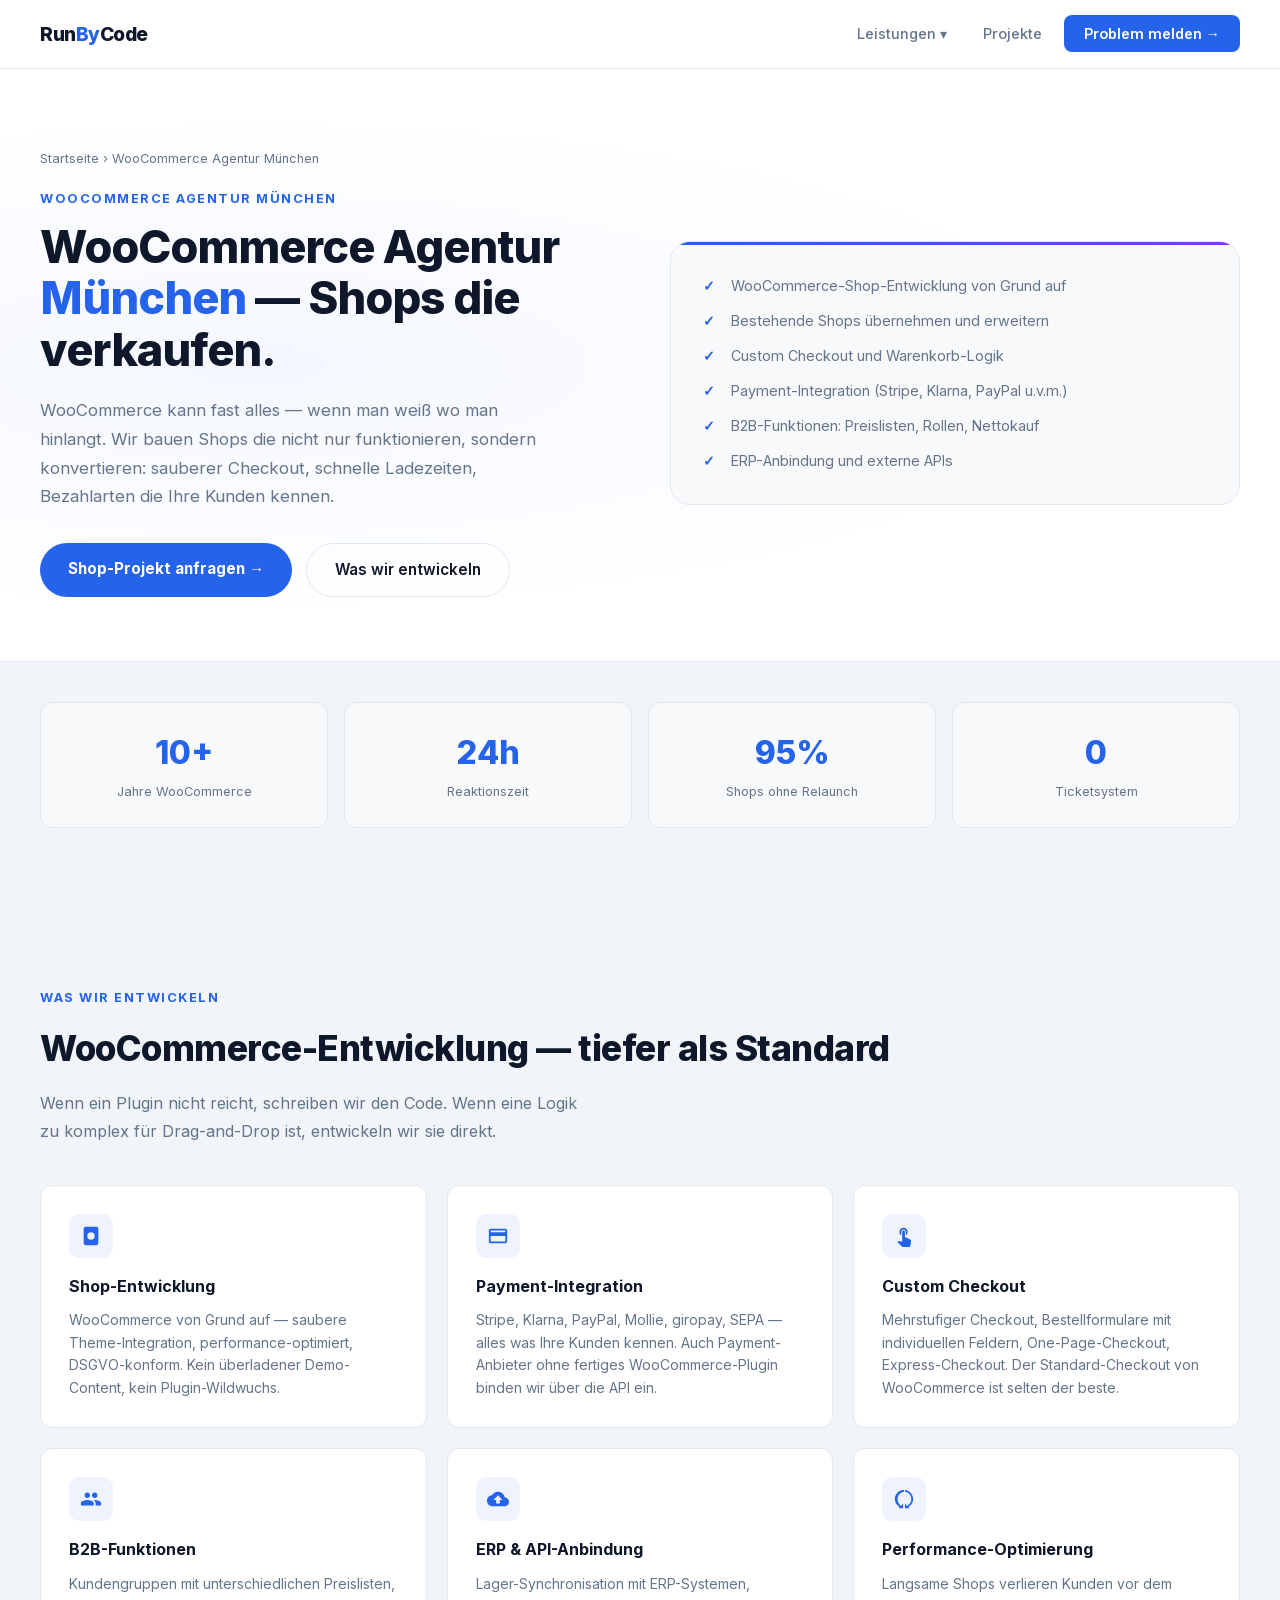
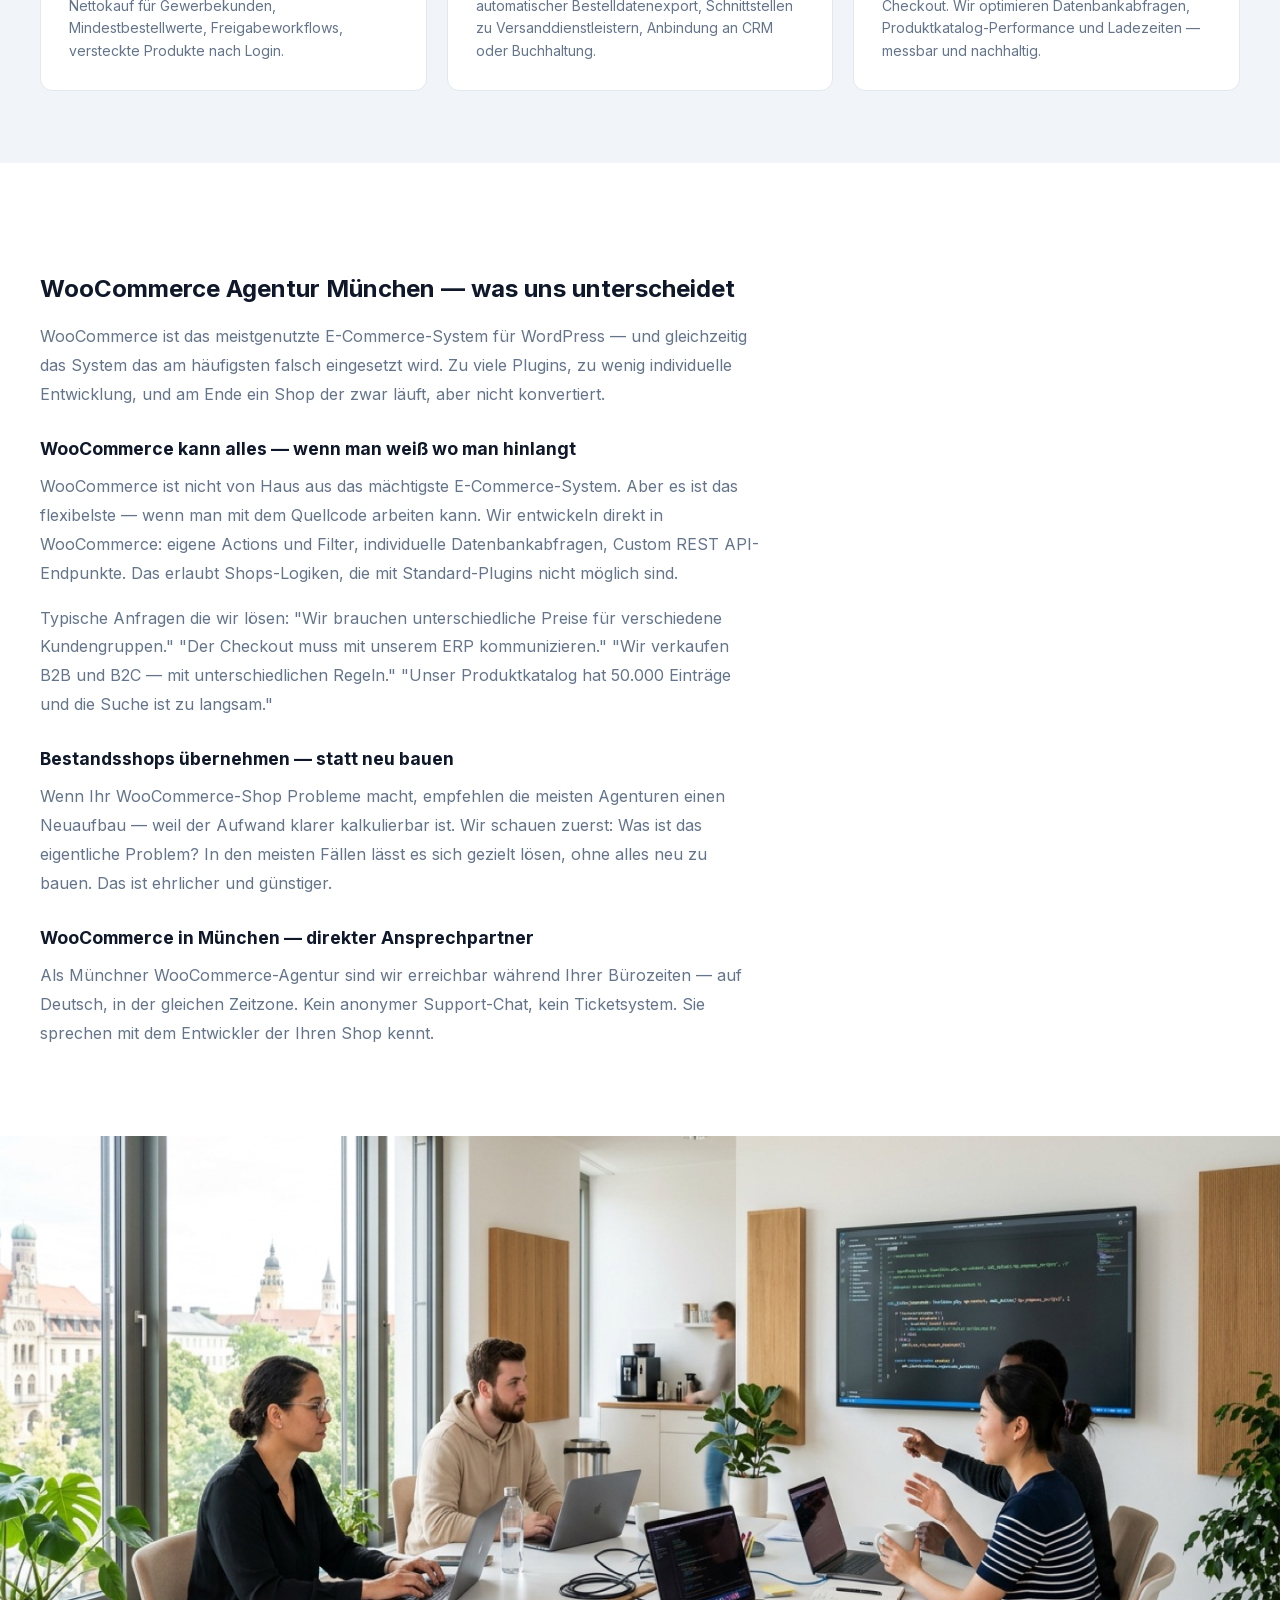
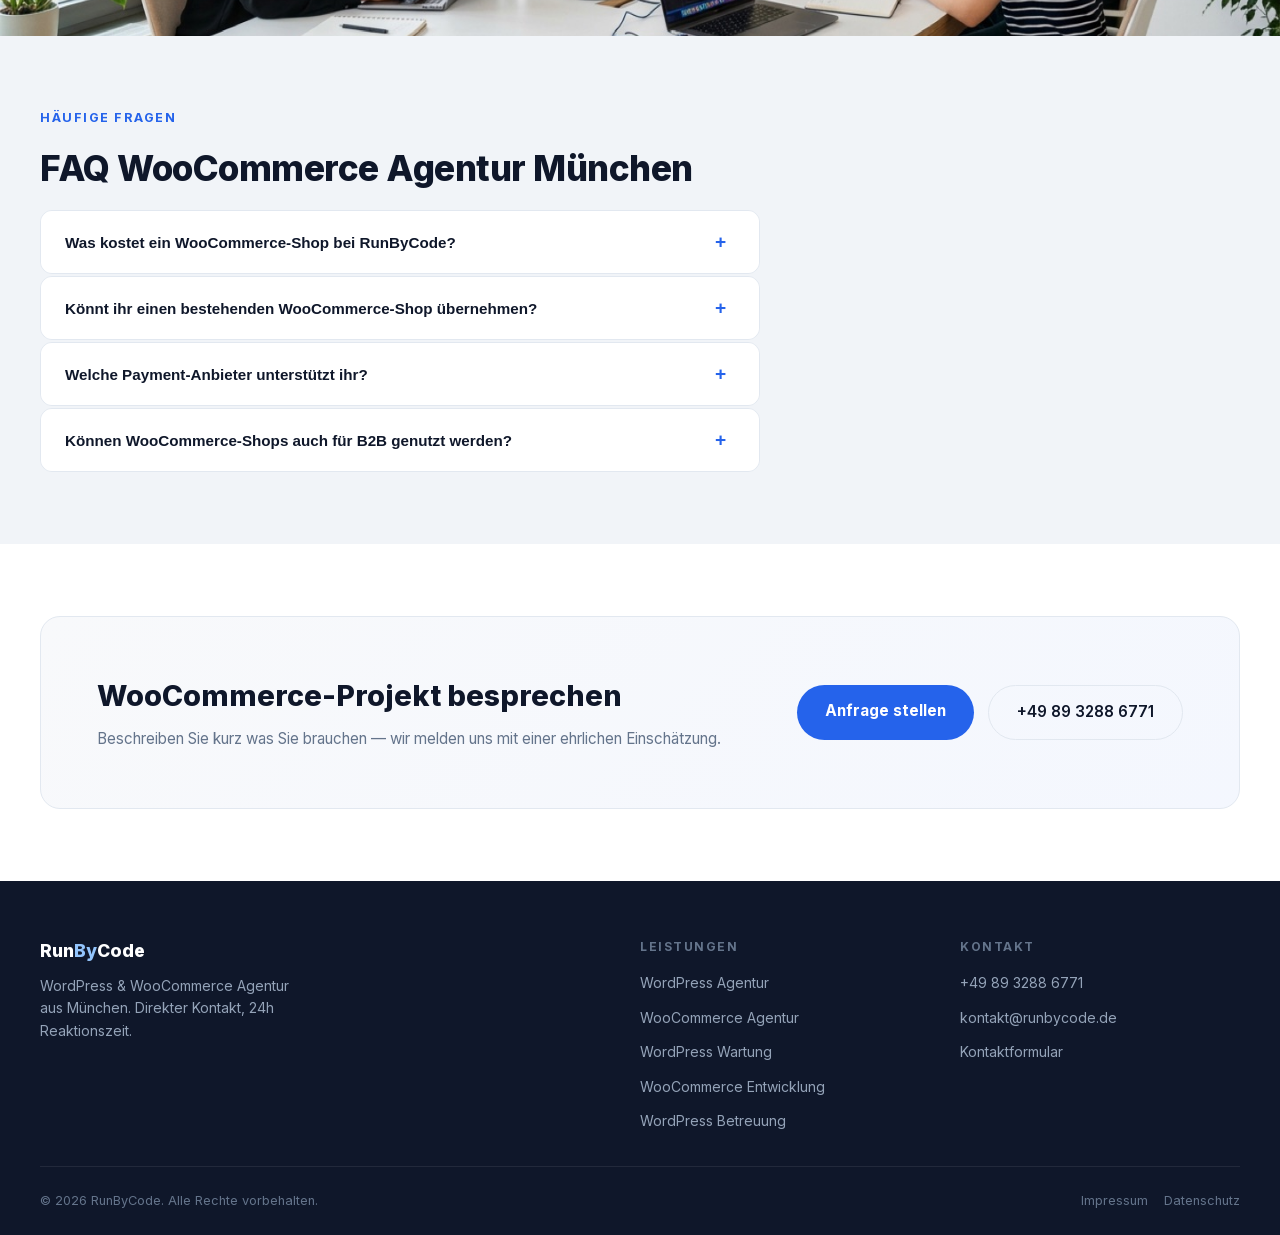
<file: woocommerce-agentur-muenchen/index.html>
<!DOCTYPE html>
<html lang="de">
<head>
  <meta charset="UTF-8">
  <meta name="viewport" content="width=device-width, initial-scale=1.0">
  <title>WooCommerce Agentur München | RunByCode — Shops die verkaufen</title>
  <meta name="description" content="WooCommerce Agentur München: individuelle Shops, Custom Checkout, Payment-Integration, B2B-Funktionen. Direkt vom WooCommerce-Entwickler. RunByCode München.">
  <link rel="canonical" href="https://runbycode.de/woocommerce-agentur-muenchen/">
  <meta property="og:type" content="website">
  <meta property="og:url" content="https://runbycode.de/woocommerce-agentur-muenchen/">
  <meta property="og:title" content="WooCommerce Agentur München | RunByCode">
  <meta property="og:description" content="WooCommerce Agentur München: individuelle Shops, Custom Checkout, Payment-Integration. Direkt vom Entwickler.">
  <meta property="og:image" content="https://runbycode.de/wp-content/uploads/2024/12/runbycode_home_hero_bg.webp">
  <meta property="og:locale" content="de_DE">
  <meta name="twitter:card" content="summary_large_image">
  <meta name="twitter:title" content="WooCommerce Agentur München | RunByCode">
  <meta name="twitter:description" content="WooCommerce Agentur München: Shops die wirklich verkaufen — direkt vom Entwickler.">
  <style>
    @font-face { font-family: 'Inter'; font-style: normal; font-weight: 100 900; font-display: swap; src: url('/fonts/inter-latin.woff2') format('woff2'); }
  
    /* Image break sections */
    .img-break { padding: 0; overflow: hidden; line-height: 0; margin: 0; }
    .img-break img { width: 100%; height: 500px; object-fit: cover; object-position: center 30%; display: block; }
    .img-break-sm img { height: 340px; }
    .img-focus-team { object-position: center 35%; }
    .img-focus-workspace { object-position: center 45%; }
    .img-focus-city { object-position: center 55%; }
    .img-focus-results { object-position: center 40%; }
    @media (max-width: 768px) {
      .img-break img { height: 240px; object-position: center 35%; }
      .img-break-sm img { height: 200px; }
    }

  </style>
  <script type="application/ld+json">
  {
    "@context": "https://schema.org",
    "@type": "ProfessionalService",
    "name": "RunByCode",
    "description": "WooCommerce Agentur München — individuelle WooCommerce-Entwicklung direkt vom Entwickler",
    "url": "https://runbycode.de/woocommerce-agentur-muenchen/",
    "telephone": "+4989328867710",
    "email": "kontakt@runbycode.de",
    "address": {"@type": "PostalAddress", "addressLocality": "München", "addressRegion": "Bayern", "addressCountry": "DE"},
    "geo": {"@type": "GeoCoordinates", "latitude": 48.1351, "longitude": 11.5820},
    "priceRange": "€€",
    "areaServed": ["München", "Bayern", "Deutschland"],
    "serviceType": "WooCommerce Entwicklung"
  }
  </script>
  <script type="application/ld+json">
  {
    "@context": "https://schema.org",
    "@type": "FAQPage",
    "mainEntity": [
      {"@type": "Question", "name": "Was kostet ein WooCommerce-Shop bei RunByCode?", "acceptedAnswer": {"@type": "Answer", "text": "Ein sauber entwickelter WooCommerce-Shop beginnt ab ca. 3.500–6.000 € für Standardanforderungen. Bei individuellen Checkout-Prozessen, ERP-Anbindung oder B2B-Funktionen liegt der Aufwand höher. Wir geben nach einer Anforderungsanalyse eine klare Kostenschätzung — ohne versteckte Stunden."}},
      {"@type": "Question", "name": "Könnt ihr einen bestehenden WooCommerce-Shop übernehmen?", "acceptedAnswer": {"@type": "Answer", "text": "Ja — das ist häufig die bessere Option als ein Neustart. Wir analysieren Ihren Shop, identifizieren Probleme und erweitern gezielt. Ein kompletter Relaunch empfiehlt sich nur wenn die technische Basis wirklich nicht mehr rettbar ist."}},
      {"@type": "Question", "name": "Welche Payment-Anbieter unterstützt ihr?", "acceptedAnswer": {"@type": "Answer", "text": "Alle gängigen: Stripe, PayPal, Klarna, Mollie, giropay, SEPA-Lastschrift, und weitere. Wir integrieren auch Payment-Anbieter ohne fertige WooCommerce-Plugins — über deren API direkt."}}
    ]
  }
  </script>
  <style>
    *, *::before, *::after { box-sizing: border-box; margin: 0; padding: 0; }
    :root { --bg: #ffffff; --bg2: #f8f9fb; --bg3: #f1f4f8; --accent: #2563eb; --accent2: #1d4ed8; --accent-faint: rgba(37,99,235,0.08); --txt: #0f172a; --muted: #64748b; --border: #e2e8f0; --white: #fff; --r: 12px; --max: 1200px; }
    html { scroll-behavior: smooth; }
    body { font-family: 'Inter', -apple-system, BlinkMacSystemFont, sans-serif; background: var(--bg); color: var(--txt); line-height: 1.6; -webkit-font-smoothing: antialiased; }
    nav { position: sticky; top: 0; z-index: 100; background: rgba(255,255,255,0.95); backdrop-filter: blur(12px); border-bottom: 1px solid var(--border); padding: 0 24px; }
    .nav-inner { max-width: var(--max); margin: 0 auto; display: flex; align-items: center; justify-content: space-between; height: 68px; }
    .nav-logo { font-size: 1.2rem; font-weight: 800; color: #0f172a; text-decoration: none; letter-spacing: -0.5px; }
    .nav-logo:hover { opacity: 0.85; }
    .nav-links { display: flex; align-items: center; gap: 8px; list-style: none; }
    .nav-links a { color: var(--muted); text-decoration: none; font-size: 0.9rem; font-weight: 500; padding: 8px 14px; border-radius: 8px; transition: all .2s; }
    .nav-links a:hover { color: var(--txt); background: var(--bg2); }
    .nav-links a:not(.nav-cta) { position: relative; }
    .nav-links a:not(.nav-cta)::after { content: ""; position: absolute; bottom: -2px; left: 8px; right: 8px; height: 2px; background: var(--accent); width: 0; transition: width 0.2s ease; }
    .nav-links a:not(.nav-cta):hover::after { width: calc(100% - 16px); }
    .nav-cta { background: var(--accent); color: #fff !important; padding: 10px 20px !important; border-radius: 8px !important; font-weight: 600 !important; }
    .nav-cta:hover { background: var(--accent2) !important; }
    .dropdown { position: relative; }
    .dropdown-menu { display: none; position: absolute; top: calc(100% + 8px); left: 0; background: var(--bg2); border: 1px solid var(--border); border-radius: var(--r); padding: 8px; min-width: 240px; box-shadow: 0 12px 40px rgba(0,0,0,0.1); }
    .dropdown.open .dropdown-menu { display: block; }
    .dropdown-menu a { display: block; color: var(--muted); text-decoration: none; font-size: 0.875rem; padding: 10px 14px; border-radius: 8px; transition: all .2s; }
    .dropdown-menu a:hover { color: var(--txt); background: var(--accent-faint); }
    .hamburger { display: none; background: none; border: none; cursor: pointer; padding: 8px; }
    .hamburger span { display: block; width: 22px; height: 2px; background: var(--txt); margin: 5px 0; }
    @media (max-width: 768px) { .nav-links { display: none; flex-direction: column; position: fixed; top: 68px; left: 0; right: 0; background: var(--bg); padding: 24px; border-bottom: 1px solid var(--border); } .nav-links.open { display: flex; } .hamburger { display: block; } .dropdown-menu { position: static; box-shadow: none; border: none; padding: 4px 0 4px 12px; } .dropdown.open .dropdown-menu { display: block; } }
    .page-hero { padding: 80px 24px 64px; border-bottom: 1px solid var(--border); background: radial-gradient(ellipse at 20% 50%, rgba(37,99,235,0.05) 0%, transparent 60%); }
    .page-hero .container { max-width: var(--max); margin: 0 auto; display: grid; grid-template-columns: 1fr 1fr; gap: 60px; align-items: center; }
    .breadcrumb { color: var(--muted); font-size: 0.8rem; margin-bottom: 20px; }
    .breadcrumb a { color: var(--muted); text-decoration: none; } .breadcrumb a:hover { color: var(--accent); }
    .section-label { color: var(--accent); font-size: 0.8rem; font-weight: 700; text-transform: uppercase; letter-spacing: 1.5px; margin-bottom: 12px; }
    h1 { font-size: clamp(2rem, 4vw, 2.8rem); font-weight: 800; letter-spacing: -1px; margin-bottom: 20px; line-height: 1.15; }
    h1 span { color: var(--accent); }
    .hero-sub { font-size: 1.05rem; color: var(--muted); line-height: 1.7; margin-bottom: 32px; max-width: 500px; }
    .btn-primary { background: var(--accent); color: var(--white); padding: 14px 28px; border-radius: 999px; font-weight: 700; font-size: 0.95rem; text-decoration: none; display: inline-block; transition: all .2s; }
    .btn-primary:hover { background: var(--accent2); transform: translateY(-1px); box-shadow: 0 8px 24px rgba(37,99,235,0.2); }
    .btn-secondary { background: transparent; color: var(--txt); padding: 14px 28px; border-radius: 999px; font-weight: 600; font-size: 0.95rem; text-decoration: none; border: 1px solid var(--border); transition: all .2s; display: inline-block; }
    .btn-secondary:hover { border-color: var(--accent); color: var(--accent); }
    .hero-btns { display: flex; gap: 14px; flex-wrap: wrap; }
    .hero-box { background: var(--bg2); border: 1px solid var(--border); border-radius: 20px; padding: 32px; position: relative; overflow: hidden; }
    .hero-box::before { content: ''; position: absolute; top: 0; left: 0; right: 0; height: 3px; background: linear-gradient(90deg, var(--accent), #7c3aed); }
    .check-list { list-style: none; display: flex; flex-direction: column; gap: 12px; }
    .check-list li { display: flex; align-items: flex-start; gap: 10px; font-size: 0.9rem; color: var(--muted); }
    .check-list li::before { content: '✓'; color: var(--accent); font-weight: 700; min-width: 18px; }
    @media (max-width: 768px) { .page-hero .container { grid-template-columns: 1fr; } .hero-box { display: none; } }
    section { padding: 72px 24px; }
    .container { max-width: var(--max); margin: 0 auto; }
    .section-title { font-size: clamp(1.6rem, 3vw, 2.2rem); font-weight: 800; letter-spacing: -0.5px; margin-bottom: 14px; }
    .section-subtitle { color: var(--muted); font-size: 1rem; line-height: 1.7; max-width: 560px; margin-bottom: 40px; }
    .services-bg { background: var(--bg3); }
    .cards-grid { display: grid; grid-template-columns: repeat(3, 1fr); gap: 20px; }
    .card { background: #fff; border: 1px solid var(--border); border-radius: var(--r); padding: 28px; transition: all .25s; }
    .card:hover { border-color: rgba(37,99,235,0.3); transform: translateY(-3px); box-shadow: 0 12px 32px rgba(0,0,0,0.3); }
    .card-icon { width: 44px; height: 44px; border-radius: 10px; background: var(--accent-faint); display: flex; align-items: center; justify-content: center; margin-bottom: 16px; }
    .card-icon svg { width: 22px; height: 22px; fill: var(--accent); }
    .card h3 { font-size: 1rem; font-weight: 700; margin-bottom: 10px; }
    .card p { color: var(--muted); font-size: 0.875rem; line-height: 1.6; }
    @media (max-width: 900px) { .cards-grid { grid-template-columns: 1fr 1fr; } }
    @media (max-width: 600px) { .cards-grid { grid-template-columns: 1fr; } }
    /* Stat boxes */
    .stats-row { display: grid; grid-template-columns: repeat(4, 1fr); gap: 16px; margin-bottom: 48px; }
    .stat-box { background: var(--bg2); border: 1px solid var(--border); border-radius: var(--r); padding: 24px; text-align: center; }
    .stat-box-num { font-size: 2rem; font-weight: 800; color: var(--accent); }
    .stat-box-label { color: var(--muted); font-size: 0.8rem; margin-top: 4px; }
    @media (max-width: 768px) { .stats-row { grid-template-columns: 1fr 1fr; } }
    /* Content */
    .content-body { max-width: 720px; color: var(--muted); line-height: 1.8; }
    .content-body h2 { color: var(--txt); font-size: 1.5rem; font-weight: 700; margin: 32px 0 12px; }
    .content-body h3 { color: var(--txt); font-size: 1.1rem; font-weight: 700; margin: 24px 0 8px; }
    .content-body p { margin-bottom: 16px; }
    .content-body ul { margin: 12px 0 16px 20px; }
    .content-body ul li { margin-bottom: 6px; }
    /* FAQ */
    .faq-list { display: flex; flex-direction: column; gap: 2px; max-width: 720px; }
    .faq-item { border: 1px solid var(--border); border-radius: var(--r); overflow: hidden; background: #fff; }
    .faq-q { width: 100%; background: #fff; border: none; padding: 20px 24px; display: flex; justify-content: space-between; align-items: center; cursor: pointer; font-size: 0.95rem; font-weight: 600; color: var(--txt); text-align: left; transition: background .15s; }
    .faq-q:hover { background: rgba(37,99,235,0.04); }
    .faq-q .faq-icon { color: var(--accent); font-size: 1.2rem; transition: transform .25s; min-width: 20px; }
    .faq-q.active .faq-icon { transform: rotate(45deg); }
    .faq-a { display: none; padding: 16px 24px 20px; background: #fff; color: var(--muted); font-size: 0.9rem; line-height: 1.7; }
    .faq-a.open { display: block; }
    .cta-box { background: linear-gradient(135deg, var(--bg2), rgba(37,99,235,0.05)); border: 1px solid var(--border); border-radius: 20px; padding: 56px; display: flex; align-items: center; justify-content: space-between; gap: 32px; }
    .cta-box h2 { font-size: clamp(1.4rem, 2.5vw, 1.8rem); font-weight: 800; margin-bottom: 8px; }
    .cta-box p { color: var(--muted); font-size: 0.95rem; }
    @media (max-width: 768px) { .cta-box { flex-direction: column; text-align: center; padding: 36px 24px; } }
    footer { background: #0f172a; border-top: none; padding: 56px 24px 24px; }
    .footer-inner { max-width: var(--max); margin: 0 auto; }
    .footer-grid { display: grid; grid-template-columns: 2fr 1fr 1fr; gap: 40px; margin-bottom: 32px; }
    .footer-logo { font-size: 1.1rem; font-weight: 800; color: #fff; text-decoration: none; display: inline-block; margin-bottom: 10px; }
    .footer-brand p { color: #94a3b8; font-size: 0.875rem; line-height: 1.6; max-width: 260px; }
    .footer-col h4 { font-size: 0.75rem; font-weight: 700; text-transform: uppercase; letter-spacing: 1.5px; color: #64748b; margin-bottom: 14px; }
    .footer-col ul { list-style: none; display: flex; flex-direction: column; gap: 9px; }
    .footer-col a { color: #94a3b8; text-decoration: none; font-size: 0.875rem; }
    .footer-col a:hover { color: #fff; }
    .footer-bottom { border-top: 1px solid rgba(255,255,255,0.08); padding-top: 24px; display: flex; justify-content: space-between; flex-wrap: wrap; gap: 10px; }
    .footer-bottom p, .footer-bottom a { color: #64748b; font-size: 0.8rem; text-decoration: none; }
    .footer-bottom a:hover { color: #94a3b8; }
    @media (max-width: 768px) { .footer-grid { grid-template-columns: 1fr; } }
  </style>
</head>
<body>
<nav>
  <div class="nav-inner">
    <a href="/" class="nav-logo">Run<span style="color:var(--accent)">By</span>Code</a>
    <ul class="nav-links" id="navLinks">
      <li class="dropdown" id="dropdown">
        <a href="#" id="dropdownToggle">Leistungen ▾</a>
        <div class="dropdown-menu">
          <a href="/wordpress-agentur-muenchen/">WordPress Agentur München</a>
          <a href="/woocommerce-agentur-muenchen/">WooCommerce Agentur München</a>
          <a href="/wordpress-wartung/">WordPress Wartung</a>
          <a href="/woocommerce-entwicklung/">WooCommerce Entwicklung</a>
          <a href="/wordpress-betreuung/">WordPress Betreuung</a>
        </div>
      </li>
      <li><a href="/projekte/">Projekte</a></li>
      <li><a href="/kontakt/" class="nav-cta">Problem melden →</a></li>
    </ul>
    <button class="hamburger" id="hamburger"><span></span><span></span><span></span></button>
  </div>
</nav>

<div class="page-hero">
  <div class="container">
    <div>
      <div class="breadcrumb"><a href="/">Startseite</a> › WooCommerce Agentur München</div>
      <div class="section-label">WooCommerce Agentur München</div>
      <h1>WooCommerce Agentur <span>München</span> — Shops die verkaufen.</h1>
      <p class="hero-sub">WooCommerce kann fast alles — wenn man weiß wo man hinlangt. Wir bauen Shops die nicht nur funktionieren, sondern konvertieren: sauberer Checkout, schnelle Ladezeiten, Bezahlarten die Ihre Kunden kennen.</p>
      <div class="hero-btns">
        <a href="/kontakt/" class="btn-primary">Shop-Projekt anfragen →</a>
        <a href="#leistungen" class="btn-secondary">Was wir entwickeln</a>
      </div>
    </div>
    <div class="hero-box">
      <ul class="check-list">
        <li>WooCommerce-Shop-Entwicklung von Grund auf</li>
        <li>Bestehende Shops übernehmen und erweitern</li>
        <li>Custom Checkout und Warenkorb-Logik</li>
        <li>Payment-Integration (Stripe, Klarna, PayPal u.v.m.)</li>
        <li>B2B-Funktionen: Preislisten, Rollen, Nettokauf</li>
        <li>ERP-Anbindung und externe APIs</li>
      </ul>
    </div>
  </div>
</div>

<!-- STATS -->
<section style="background: var(--bg3); padding: 40px 24px;">
  <div class="container">
    <div class="stats-row">
      <div class="stat-box"><div class="stat-box-num">10+</div><div class="stat-box-label">Jahre WooCommerce</div></div>
      <div class="stat-box"><div class="stat-box-num">24h</div><div class="stat-box-label">Reaktionszeit</div></div>
      <div class="stat-box"><div class="stat-box-num">95%</div><div class="stat-box-label">Shops ohne Relaunch</div></div>
      <div class="stat-box"><div class="stat-box-num">0</div><div class="stat-box-label">Ticketsystem</div></div>
    </div>
  </div>
</section>

<!-- LEISTUNGEN -->
<section class="services-bg" id="leistungen">
  <div class="container">
    <div class="section-label">Was wir entwickeln</div>
    <h2 class="section-title">WooCommerce-Entwicklung — tiefer als Standard</h2>
    <p class="section-subtitle">Wenn ein Plugin nicht reicht, schreiben wir den Code. Wenn eine Logik zu komplex für Drag-and-Drop ist, entwickeln wir sie direkt.</p>
    <div class="cards-grid">
      <div class="card">
        <div class="card-icon"><svg viewBox="0 0 24 24"><path d="M6 2h12a2 2 0 0 1 2 2v16a2 2 0 0 1-2 2H6a2 2 0 0 1-2-2V4a2 2 0 0 1 2-2zm6 14a4 4 0 1 0 0-8 4 4 0 0 0 0 8z"/></svg></div>
        <h3>Shop-Entwicklung</h3>
        <p>WooCommerce von Grund auf — saubere Theme-Integration, performance-optimiert, DSGVO-konform. Kein überladener Demo-Content, kein Plugin-Wildwuchs.</p>
      </div>
      <div class="card">
        <div class="card-icon"><svg viewBox="0 0 24 24"><path d="M20 4H4c-1.11 0-2 .89-2 2v12c0 1.11.89 2 2 2h16c1.11 0 2-.89 2-2V6c0-1.11-.89-2-2-2zm0 14H4v-6h16v6zm0-10H4V6h16v2z"/></svg></div>
        <h3>Payment-Integration</h3>
        <p>Stripe, Klarna, PayPal, Mollie, giropay, SEPA — alles was Ihre Kunden kennen. Auch Payment-Anbieter ohne fertiges WooCommerce-Plugin binden wir über die API ein.</p>
      </div>
      <div class="card">
        <div class="card-icon"><svg viewBox="0 0 24 24"><path d="M9 11.24V7.5C9 6.12 10.12 5 11.5 5S14 6.12 14 7.5v3.74c1.21-.81 2-2.18 2-3.74C16 5.01 13.99 3 11.5 3S7 5.01 7 7.5c0 1.56.79 2.93 2 3.74zm9.84 4.63l-4.54-2.26c-.17-.07-.35-.11-.54-.11H13v-6c0-.83-.67-1.5-1.5-1.5S10 6.67 10 7.5v10.74l-3.43-.72c-.08-.01-.15-.03-.24-.03-.31 0-.59.13-.79.33l-.79.8 4.94 4.94c.27.27.65.44 1.06.44h6.79c.75 0 1.33-.55 1.44-1.28l.75-5.27c.01-.07.02-.14.02-.2 0-.62-.38-1.16-.91-1.38z"/></svg></div>
        <h3>Custom Checkout</h3>
        <p>Mehrstufiger Checkout, Bestellformulare mit individuellen Feldern, One-Page-Checkout, Express-Checkout. Der Standard-Checkout von WooCommerce ist selten der beste.</p>
      </div>
      <div class="card">
        <div class="card-icon"><svg viewBox="0 0 24 24"><path d="M16 11c1.66 0 2.99-1.34 2.99-3S17.66 5 16 5c-1.66 0-3 1.34-3 3s1.34 3 3 3zm-8 0c1.66 0 2.99-1.34 2.99-3S9.66 5 8 5C6.34 5 5 6.34 5 8s1.34 3 3 3zm0 2c-2.33 0-7 1.17-7 3.5V19h14v-2.5c0-2.33-4.67-3.5-7-3.5zm8 0c-.29 0-.62.02-.97.05 1.16.84 1.97 1.97 1.97 3.45V19h6v-2.5c0-2.33-4.67-3.5-7-3.5z"/></svg></div>
        <h3>B2B-Funktionen</h3>
        <p>Kundengruppen mit unterschiedlichen Preislisten, Nettokauf für Gewerbekunden, Mindestbestellwerte, Freigabeworkflows, versteckte Produkte nach Login.</p>
      </div>
      <div class="card">
        <div class="card-icon"><svg viewBox="0 0 24 24"><path d="M19.35 10.04C18.67 6.59 15.64 4 12 4 9.11 4 6.6 5.64 5.35 8.04 2.34 8.36 0 10.91 0 14c0 3.31 2.69 6 6 6h13c2.76 0 5-2.24 5-5 0-2.64-2.05-4.78-4.65-4.96zM14 13v4h-4v-4H7l5-5 5 5h-3z"/></svg></div>
        <h3>ERP & API-Anbindung</h3>
        <p>Lager-Synchronisation mit ERP-Systemen, automatischer Bestelldatenexport, Schnittstellen zu Versanddienstleistern, Anbindung an CRM oder Buchhaltung.</p>
      </div>
      <div class="card">
        <div class="card-icon"><svg viewBox="0 0 24 24"><path d="M13 2.05v2.02c3.95.49 7 3.85 7 7.93 0 3.21-1.81 6.1-4.72 7.72L13 17v5h5l-1.22-1.22C19.91 19.07 22 15.76 22 12c0-5.18-3.95-9.45-9-9.95zm-2 0C5.95 2.55 2 6.82 2 12c0 3.76 2.09 7.07 5.22 8.78L6 22h5v-5l-2.28 2.72C6.81 18.1 5 15.21 5 12c0-4.08 3.05-7.44 7-7.93V2.05z"/></svg></div>
        <h3>Performance-Optimierung</h3>
        <p>Langsame Shops verlieren Kunden vor dem Checkout. Wir optimieren Datenbankabfragen, Produktkatalog-Performance und Ladezeiten — messbar und nachhaltig.</p>
      </div>
    </div>
  </div>
</section>

<!-- CONTENT -->
<section>
  <div class="container">
    <div class="content-body">
      <h2>WooCommerce Agentur München — was uns unterscheidet</h2>
      <p>WooCommerce ist das meistgenutzte E-Commerce-System für WordPress — und gleichzeitig das System das am häufigsten falsch eingesetzt wird. Zu viele Plugins, zu wenig individuelle Entwicklung, und am Ende ein Shop der zwar läuft, aber nicht konvertiert.</p>

      <h3>WooCommerce kann alles — wenn man weiß wo man hinlangt</h3>
      <p>WooCommerce ist nicht von Haus aus das mächtigste E-Commerce-System. Aber es ist das flexibelste — wenn man mit dem Quellcode arbeiten kann. Wir entwickeln direkt in WooCommerce: eigene Actions und Filter, individuelle Datenbankabfragen, Custom REST API-Endpunkte. Das erlaubt Shops-Logiken, die mit Standard-Plugins nicht möglich sind.</p>
      <p>Typische Anfragen die wir lösen: "Wir brauchen unterschiedliche Preise für verschiedene Kundengruppen." "Der Checkout muss mit unserem ERP kommunizieren." "Wir verkaufen B2B und B2C — mit unterschiedlichen Regeln." "Unser Produktkatalog hat 50.000 Einträge und die Suche ist zu langsam."</p>

      <h3>Bestandsshops übernehmen — statt neu bauen</h3>
      <p>Wenn Ihr WooCommerce-Shop Probleme macht, empfehlen die meisten Agenturen einen Neuaufbau — weil der Aufwand klarer kalkulierbar ist. Wir schauen zuerst: Was ist das eigentliche Problem? In den meisten Fällen lässt es sich gezielt lösen, ohne alles neu zu bauen. Das ist ehrlicher und günstiger.</p>

      <h3>WooCommerce in München — direkter Ansprechpartner</h3>
      <p>Als Münchner WooCommerce-Agentur sind wir erreichbar während Ihrer Bürozeiten — auf Deutsch, in der gleichen Zeitzone. Kein anonymer Support-Chat, kein Ticketsystem. Sie sprechen mit dem Entwickler der Ihren Shop kennt.</p>
    </div>
  </div>
</section>


<!-- Image Break -->
<section class="img-break">
  <img class="img-focus-team" src="/images/team-collaboration.jpg" srcset="/images/team-collaboration-480.jpg 480w, /images/team-collaboration-768.jpg 768w, /images/team-collaboration-1200.jpg 1200w, /images/team-collaboration.jpg 1440w" alt="" loading="lazy" decoding="async" sizes="100vw" width="1440" height="900" role="presentation">
</section>
<!-- FAQ -->
<section style="background: var(--bg3);">
  <div class="container">
    <div class="section-label">Häufige Fragen</div>
    <h2 class="section-title">FAQ WooCommerce Agentur München</h2>
    <div class="faq-list">
      <div class="faq-item">
        <button class="faq-q" onclick="toggleFaq(this)">Was kostet ein WooCommerce-Shop bei RunByCode? <span class="faq-icon">+</span></button>
        <div class="faq-a">Ein sauber entwickelter WooCommerce-Shop beginnt ab ca. 3.500–6.000 € für Standardanforderungen. Bei individuellen Checkout-Prozessen, ERP-Anbindung oder B2B-Funktionen liegt der Aufwand höher. Wir geben nach einer Anforderungsanalyse eine klare Kostenschätzung — ohne versteckte Stunden.</div>
      </div>
      <div class="faq-item">
        <button class="faq-q" onclick="toggleFaq(this)">Könnt ihr einen bestehenden WooCommerce-Shop übernehmen? <span class="faq-icon">+</span></button>
        <div class="faq-a">Ja — das ist häufig die bessere Option als ein Neustart. Wir analysieren Ihren Shop, identifizieren Probleme und erweitern gezielt. Ein kompletter Relaunch empfiehlt sich nur wenn die technische Basis wirklich nicht mehr rettbar ist.</div>
      </div>
      <div class="faq-item">
        <button class="faq-q" onclick="toggleFaq(this)">Welche Payment-Anbieter unterstützt ihr? <span class="faq-icon">+</span></button>
        <div class="faq-a">Alle gängigen: Stripe, PayPal, Klarna, Mollie, giropay, SEPA-Lastschrift, und weitere. Wir integrieren auch Payment-Anbieter ohne fertige WooCommerce-Plugins — über deren API direkt.</div>
      </div>
      <div class="faq-item">
        <button class="faq-q" onclick="toggleFaq(this)">Können WooCommerce-Shops auch für B2B genutzt werden? <span class="faq-icon">+</span></button>
        <div class="faq-a">Ja. WooCommerce lässt sich für B2B-Anforderungen gut anpassen: Nettokauf für verifizierte Gewerbekunden, unterschiedliche Preislisten nach Kundengruppe, Mindestbestellmengen, versteckte Produkte, Login-Pflicht vor Preisanzeige. Wir haben das mehrfach umgesetzt.</div>
      </div>
    </div>
  </div>
</section>

<!-- CTA -->
<section>
  <div class="container">
    <div class="cta-box">
      <div>
        <h2>WooCommerce-Projekt besprechen</h2>
        <p>Beschreiben Sie kurz was Sie brauchen — wir melden uns mit einer ehrlichen Einschätzung.</p>
      </div>
      <div style="display:flex; gap:14px; flex-wrap:wrap;">
        <a href="/kontakt/" class="btn-primary">Anfrage stellen</a>
        <a href="tel:+4989328867710" class="btn-secondary">+49 89 3288 6771</a>
      </div>
    </div>
  </div>
</section>

<footer>
  <div class="footer-inner">
    <div class="footer-grid">
      <div class="footer-brand">
        <a href="/" class="footer-logo">Run<span style="color:#93c5fd">By</span>Code</a>
        <p>WordPress &amp; WooCommerce Agentur aus München. Direkter Kontakt, 24h Reaktionszeit.</p>
      </div>
      <div class="footer-col">
        <h4>Leistungen</h4>
        <ul>
          <li><a href="/wordpress-agentur-muenchen/">WordPress Agentur</a></li>
          <li><a href="/woocommerce-agentur-muenchen/">WooCommerce Agentur</a></li>
          <li><a href="/wordpress-wartung/">WordPress Wartung</a></li>
          <li><a href="/woocommerce-entwicklung/">WooCommerce Entwicklung</a></li>
          <li><a href="/wordpress-betreuung/">WordPress Betreuung</a></li>
        </ul>
      </div>
      <div class="footer-col">
        <h4>Kontakt</h4>
        <ul>
          <li><a href="tel:+4989328867710">+49 89 3288 6771</a></li>
          <li><a href="mailto:kontakt@runbycode.de">kontakt@runbycode.de</a></li>
          <li><a href="/kontakt/">Kontaktformular</a></li>
        </ul>
      </div>
    </div>
    <div class="footer-bottom">
      <p>&copy; 2026 RunByCode. Alle Rechte vorbehalten.</p>
      <div style="display:flex; gap:16px;"><a href="/impressum/">Impressum</a><a href="/datenschutz/">Datenschutz</a></div>
    </div>
  </div>
</footer>
<script>
  const hamburger = document.getElementById('hamburger');
  const navLinks = document.getElementById('navLinks');
  hamburger.addEventListener('click', () => navLinks.classList.toggle('open'));
  const dt = document.getElementById('dropdownToggle');
  const dd = document.getElementById('dropdown');
  dt.addEventListener('click', e => { e.preventDefault(); dd.classList.toggle('open'); });
  document.addEventListener('click', e => { if (!dd.contains(e.target)) dd.classList.remove('open'); });
  function toggleFaq(btn) {
    const a = btn.nextElementSibling; const isOpen = a.classList.contains('open');
    document.querySelectorAll('.faq-a').forEach(x => x.classList.remove('open'));
    document.querySelectorAll('.faq-q').forEach(x => x.classList.remove('active'));
    if (!isOpen) { a.classList.add('open'); btn.classList.add('active'); }
  }
</script>

  <!-- Scroll-reveal animations (webprinzip.de style) -->
  <style>
    .reveal { opacity: 0; transform: translateY(28px); transition: opacity 0.75s cubic-bezier(0.16,1,0.3,1), transform 0.75s cubic-bezier(0.16,1,0.3,1); }
    .reveal.visible { opacity: 1; transform: translateY(0); }
    .reveal-delay-1 { transition-delay: 0.1s; }
    .reveal-delay-2 { transition-delay: 0.2s; }
    .reveal-delay-3 { transition-delay: 0.3s; }
  </style>
  <script>
    const revealObserver = new IntersectionObserver((entries) => {
      entries.forEach(e => { if (e.isIntersecting) e.target.classList.add('visible'); });
    }, { threshold: 0.12 });
    document.querySelectorAll('.reveal').forEach(el => revealObserver.observe(el));
  </script>
</body>
</html>
</file>
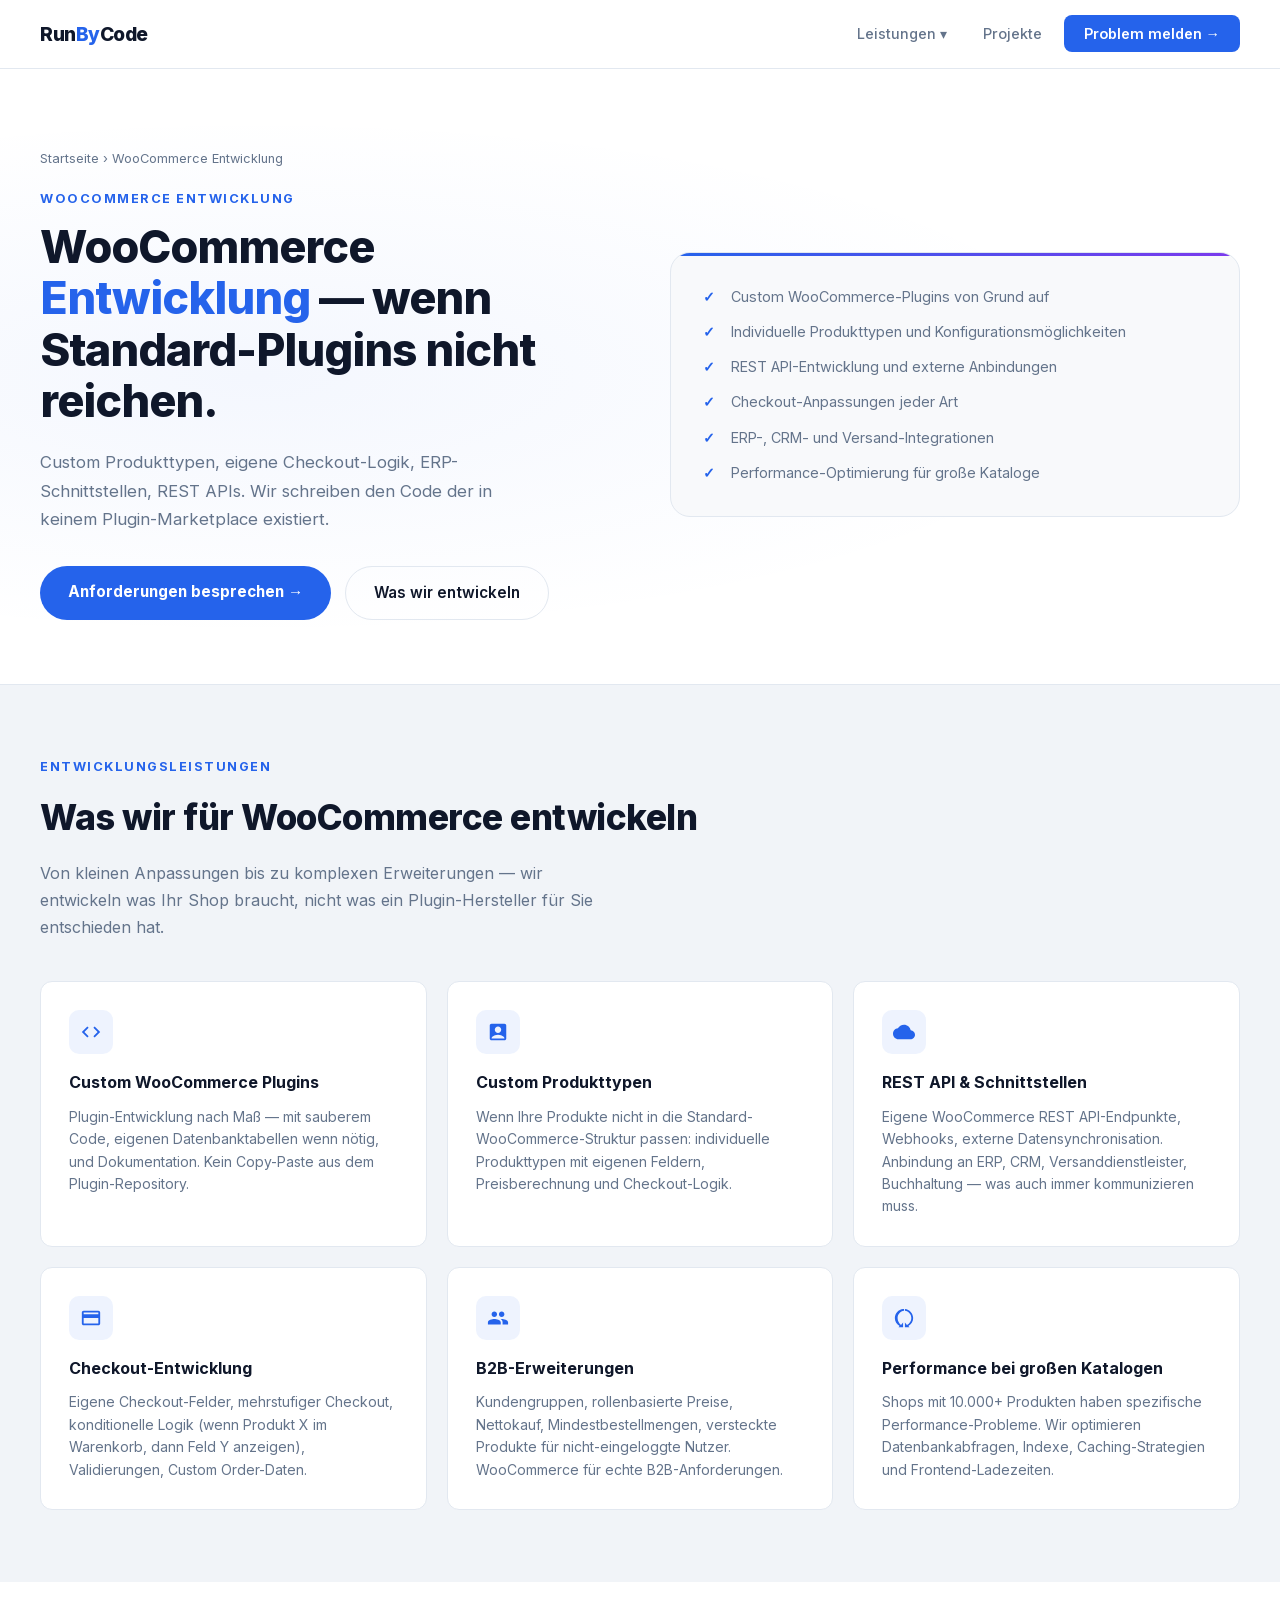
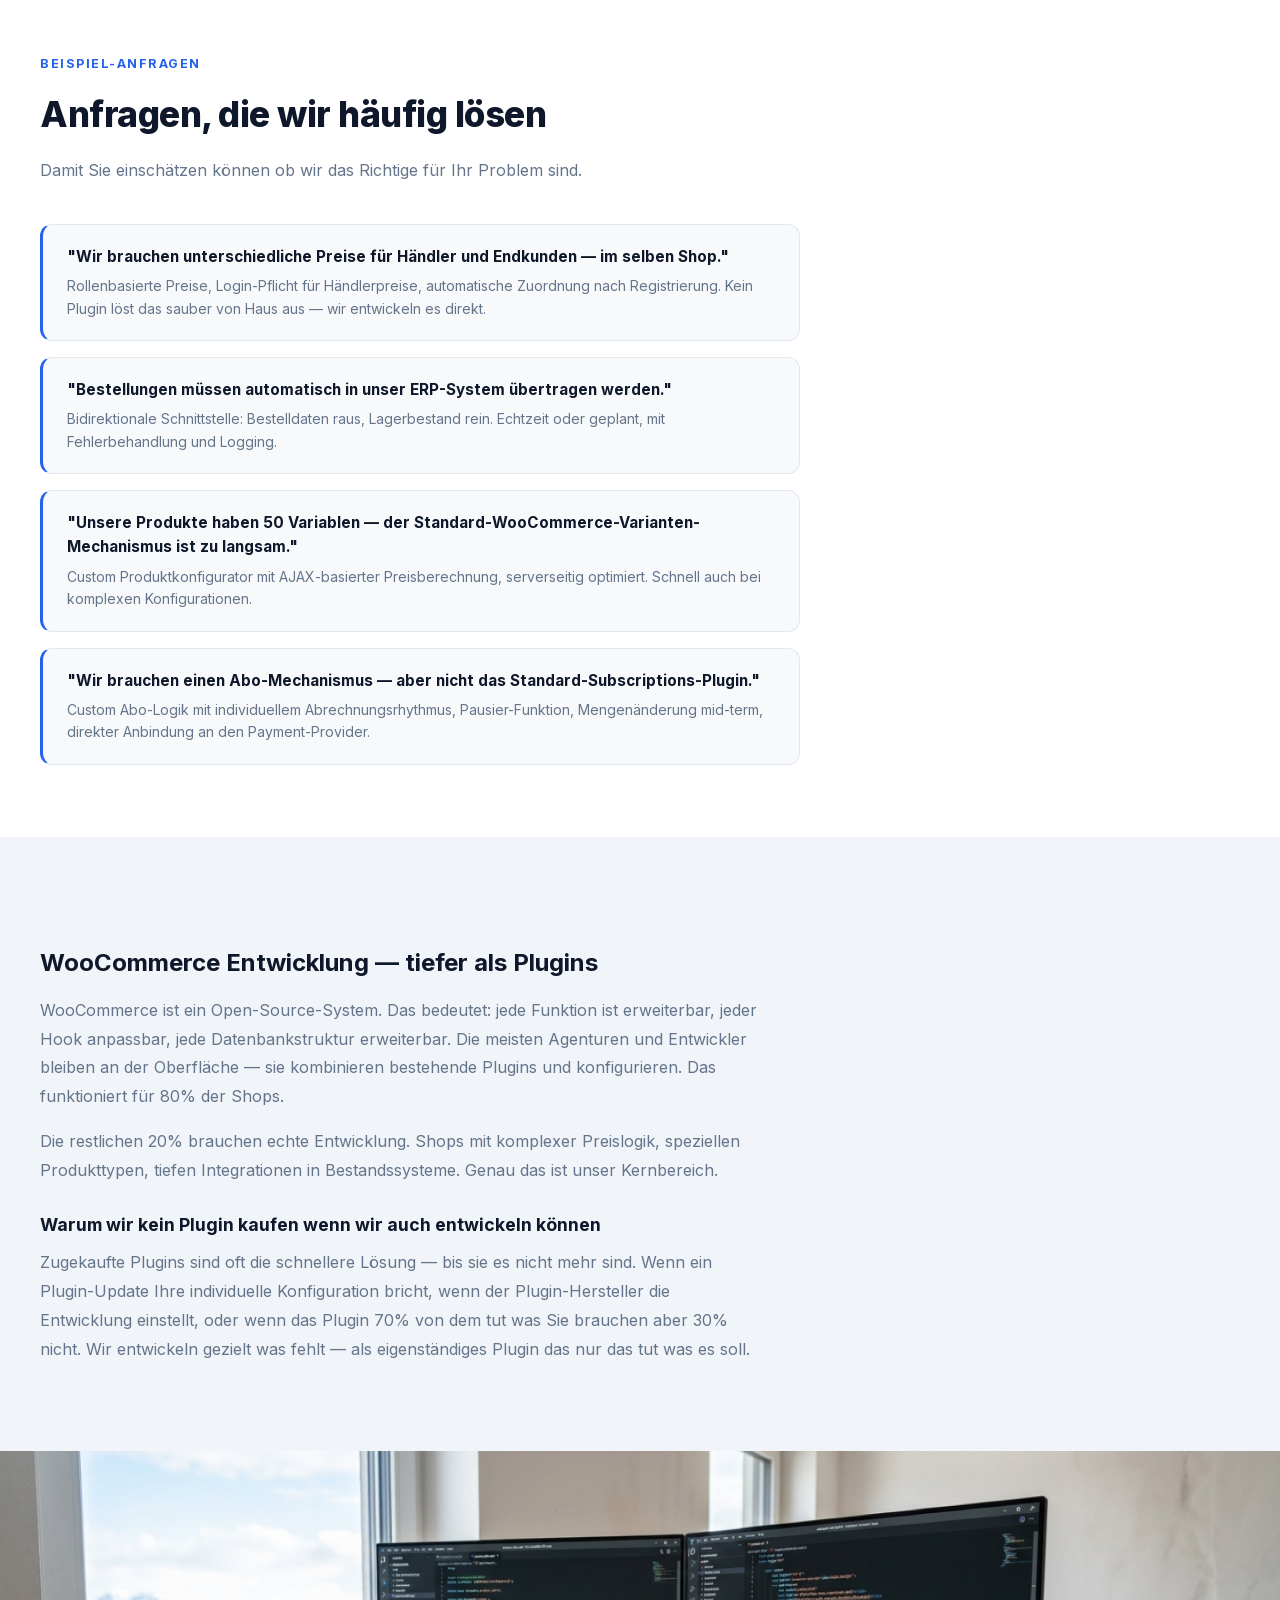
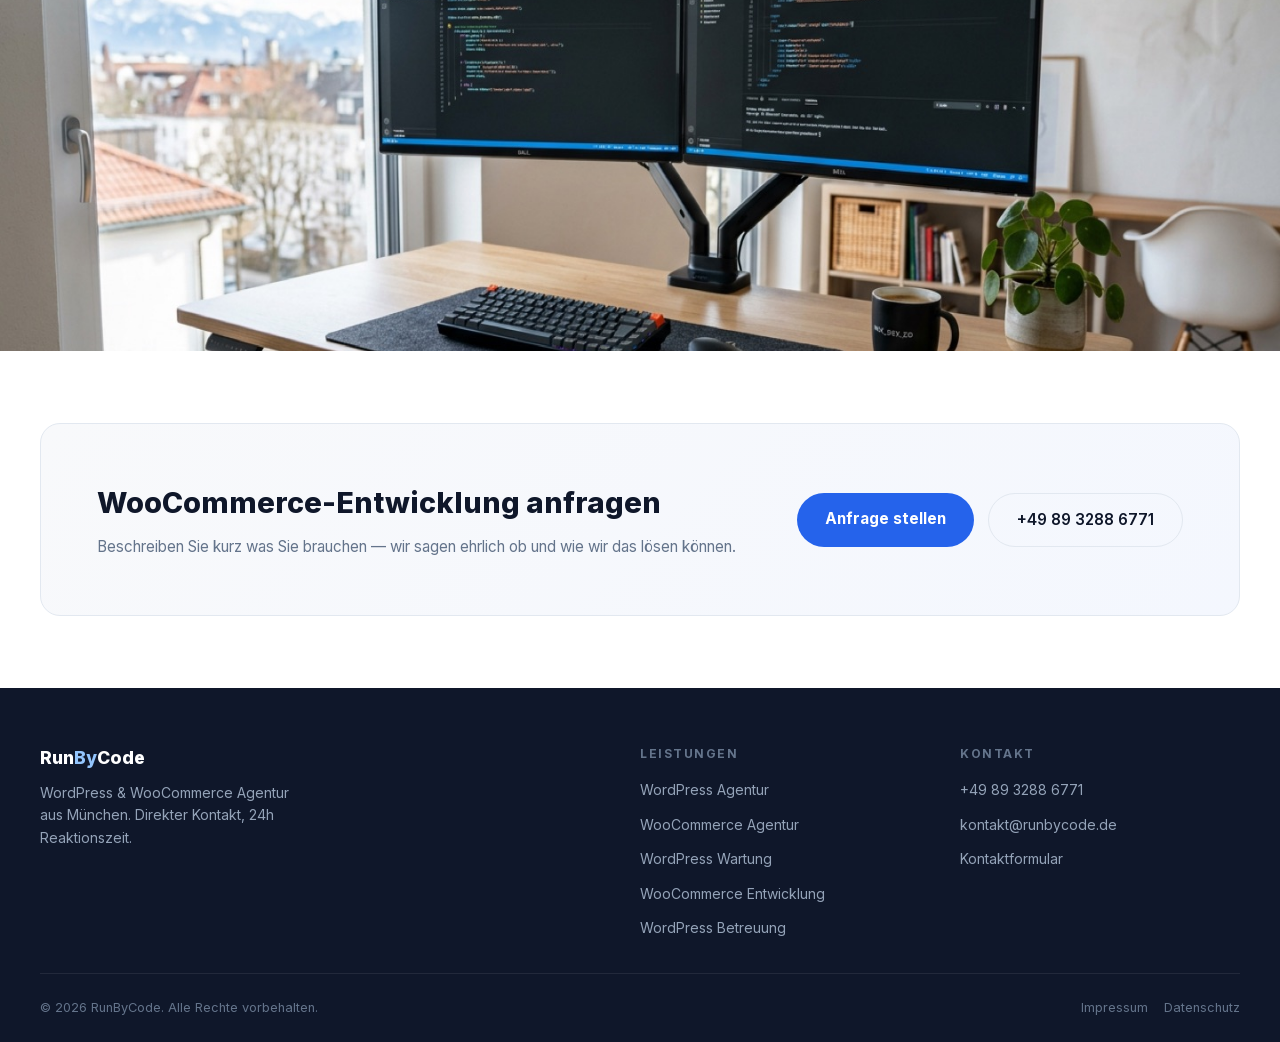
<file: woocommerce-entwicklung/index.html>
<!DOCTYPE html>
<html lang="de">
<head>
  <meta charset="UTF-8">
  <meta name="viewport" content="width=device-width, initial-scale=1.0">
  <title>WooCommerce Entwicklung | Custom Plugins, APIs & Erweiterungen | RunByCode</title>
  <meta name="description" content="WooCommerce Entwicklung: Custom Plugins, individuelle Produkttypen, ERP-Schnittstellen, REST APIs. Wenn Standard-Plugins nicht reichen — RunByCode München entwickelt.">
  <link rel="canonical" href="https://runbycode.de/woocommerce-entwicklung/">
  <meta property="og:type" content="website">
  <meta property="og:url" content="https://runbycode.de/woocommerce-entwicklung/">
  <meta property="og:title" content="WooCommerce Entwicklung | Custom Plugins & APIs | RunByCode">
  <meta property="og:description" content="WooCommerce Entwicklung: Custom Plugins, Produkttypen, ERP-Schnittstellen. Wenn Standard-Plugins nicht reichen.">
  <meta property="og:image" content="https://runbycode.de/wp-content/uploads/2024/12/runbycode_home_hero_bg.webp">
  <meta property="og:locale" content="de_DE">
  <meta name="twitter:card" content="summary_large_image">
  <style>
    @font-face { font-family: 'Inter'; font-style: normal; font-weight: 100 900; font-display: swap; src: url('/fonts/inter-latin.woff2') format('woff2'); }
  
    /* Image break sections */
    .img-break { padding: 0; overflow: hidden; line-height: 0; margin: 0; }
    .img-break img { width: 100%; height: 500px; object-fit: cover; object-position: center 30%; display: block; }
    .img-break-sm img { height: 340px; }
    .img-focus-team { object-position: center 35%; }
    .img-focus-workspace { object-position: center 45%; }
    .img-focus-city { object-position: center 55%; }
    .img-focus-results { object-position: center 40%; }
    @media (max-width: 768px) {
      .img-break img { height: 240px; object-position: center 35%; }
      .img-break-sm img { height: 200px; }
    }

  </style>
  <script type="application/ld+json">
  {
    "@context": "https://schema.org",
    "@type": "ProfessionalService",
    "name": "RunByCode",
    "description": "WooCommerce Entwicklung — Custom Plugins, REST APIs, individuelle WooCommerce-Erweiterungen",
    "url": "https://runbycode.de/woocommerce-entwicklung/",
    "telephone": "+4989328867710",
    "email": "kontakt@runbycode.de",
    "address": {"@type": "PostalAddress", "addressLocality": "München", "addressRegion": "Bayern", "addressCountry": "DE"},
    "geo": {"@type": "GeoCoordinates", "latitude": 48.1351, "longitude": 11.5820},
    "priceRange": "€€",
    "serviceType": "WooCommerce Entwicklung"
  }
  </script>
  <style>
    *, *::before, *::after { box-sizing: border-box; margin: 0; padding: 0; }
    :root { --bg: #ffffff; --bg2: #f8f9fb; --bg3: #f1f4f8; --accent: #2563eb; --accent2: #1d4ed8; --accent-faint: rgba(37,99,235,0.08); --txt: #0f172a; --muted: #64748b; --border: #e2e8f0; --white: #fff; --r: 12px; --max: 1200px; }
    html { scroll-behavior: smooth; }
    body { font-family: 'Inter', -apple-system, BlinkMacSystemFont, sans-serif; background: var(--bg); color: var(--txt); line-height: 1.6; -webkit-font-smoothing: antialiased; }
    nav { position: sticky; top: 0; z-index: 100; background: rgba(255,255,255,0.95); backdrop-filter: blur(12px); border-bottom: 1px solid var(--border); padding: 0 24px; }
    .nav-inner { max-width: var(--max); margin: 0 auto; display: flex; align-items: center; justify-content: space-between; height: 68px; }
    .nav-logo { font-size: 1.2rem; font-weight: 800; color: #0f172a; text-decoration: none; letter-spacing: -0.5px; }
    .nav-logo:hover { opacity: 0.85; }
    .nav-links { display: flex; align-items: center; gap: 8px; list-style: none; }
    .nav-links a { color: var(--muted); text-decoration: none; font-size: 0.9rem; font-weight: 500; padding: 8px 14px; border-radius: 8px; transition: all .2s; }
    .nav-links a:hover { color: var(--txt); background: var(--bg2); }
    .nav-links a:not(.nav-cta) { position: relative; }
    .nav-links a:not(.nav-cta)::after { content: ""; position: absolute; bottom: -2px; left: 8px; right: 8px; height: 2px; background: var(--accent); width: 0; transition: width 0.2s ease; }
    .nav-links a:not(.nav-cta):hover::after { width: calc(100% - 16px); }
    .nav-cta { background: var(--accent); color: #fff !important; padding: 10px 20px !important; border-radius: 8px !important; font-weight: 600 !important; }
    .nav-cta:hover { background: var(--accent2) !important; }
    .dropdown { position: relative; }
    .dropdown-menu { display: none; position: absolute; top: calc(100% + 8px); left: 0; background: var(--bg2); border: 1px solid var(--border); border-radius: var(--r); padding: 8px; min-width: 240px; box-shadow: 0 12px 40px rgba(0,0,0,0.1); }
    .dropdown.open .dropdown-menu { display: block; }
    .dropdown-menu a { display: block; color: var(--muted); text-decoration: none; font-size: 0.875rem; padding: 10px 14px; border-radius: 8px; transition: all .2s; }
    .dropdown-menu a:hover { color: var(--txt); background: var(--accent-faint); }
    .hamburger { display: none; background: none; border: none; cursor: pointer; padding: 8px; }
    .hamburger span { display: block; width: 22px; height: 2px; background: var(--txt); margin: 5px 0; }
    @media (max-width: 768px) { .nav-links { display: none; flex-direction: column; position: fixed; top: 68px; left: 0; right: 0; background: var(--bg); padding: 24px; border-bottom: 1px solid var(--border); } .nav-links.open { display: flex; } .hamburger { display: block; } .dropdown-menu { position: static; box-shadow: none; border: none; padding: 4px 0 4px 12px; } .dropdown.open .dropdown-menu { display: block; } }
    .page-hero { padding: 80px 24px 64px; border-bottom: 1px solid var(--border); background: radial-gradient(ellipse at 20% 50%, rgba(37,99,235,0.05) 0%, transparent 60%); }
    .page-hero .container { max-width: var(--max); margin: 0 auto; display: grid; grid-template-columns: 1fr 1fr; gap: 60px; align-items: center; }
    .breadcrumb { color: var(--muted); font-size: 0.8rem; margin-bottom: 20px; }
    .breadcrumb a { color: var(--muted); text-decoration: none; } .breadcrumb a:hover { color: var(--accent); }
    .section-label { color: var(--accent); font-size: 0.8rem; font-weight: 700; text-transform: uppercase; letter-spacing: 1.5px; margin-bottom: 12px; }
    h1 { font-size: clamp(2rem, 4vw, 2.8rem); font-weight: 800; letter-spacing: -1px; margin-bottom: 20px; line-height: 1.15; }
    h1 span { color: var(--accent); }
    .hero-sub { font-size: 1.05rem; color: var(--muted); line-height: 1.7; margin-bottom: 32px; max-width: 500px; }
    .btn-primary { background: var(--accent); color: var(--white); padding: 14px 28px; border-radius: 999px; font-weight: 700; font-size: 0.95rem; text-decoration: none; display: inline-block; transition: all .2s; }
    .btn-primary:hover { background: var(--accent2); transform: translateY(-1px); }
    .btn-secondary { background: transparent; color: var(--txt); padding: 14px 28px; border-radius: 999px; font-weight: 600; font-size: 0.95rem; text-decoration: none; border: 1px solid var(--border); transition: all .2s; display: inline-block; }
    .btn-secondary:hover { border-color: var(--accent); color: var(--accent); }
    .hero-btns { display: flex; gap: 14px; flex-wrap: wrap; }
    .hero-box { background: var(--bg2); border: 1px solid var(--border); border-radius: 20px; padding: 32px; position: relative; overflow: hidden; }
    .hero-box::before { content: ''; position: absolute; top: 0; left: 0; right: 0; height: 3px; background: linear-gradient(90deg, var(--accent), #7c3aed); }
    .check-list { list-style: none; display: flex; flex-direction: column; gap: 12px; }
    .check-list li { display: flex; align-items: flex-start; gap: 10px; font-size: 0.9rem; color: var(--muted); }
    .check-list li::before { content: '✓'; color: var(--accent); font-weight: 700; min-width: 18px; }
    @media (max-width: 768px) { .page-hero .container { grid-template-columns: 1fr; } .hero-box { display: none; } }
    section { padding: 72px 24px; }
    .container { max-width: var(--max); margin: 0 auto; }
    .section-title { font-size: clamp(1.6rem, 3vw, 2.2rem); font-weight: 800; letter-spacing: -0.5px; margin-bottom: 14px; }
    .section-subtitle { color: var(--muted); font-size: 1rem; line-height: 1.7; max-width: 560px; margin-bottom: 40px; }
    .services-bg { background: var(--bg3); }
    .cards-grid { display: grid; grid-template-columns: repeat(3, 1fr); gap: 20px; }
    .card { background: #fff; border: 1px solid var(--border); border-radius: var(--r); padding: 28px; transition: all .25s; }
    .card:hover { border-color: rgba(37,99,235,0.3); transform: translateY(-3px); }
    .card-icon { width: 44px; height: 44px; border-radius: 10px; background: var(--accent-faint); display: flex; align-items: center; justify-content: center; margin-bottom: 16px; }
    .card-icon svg { width: 22px; height: 22px; fill: var(--accent); }
    .card h3 { font-size: 1rem; font-weight: 700; margin-bottom: 10px; }
    .card p { color: var(--muted); font-size: 0.875rem; line-height: 1.6; }
    @media (max-width: 900px) { .cards-grid { grid-template-columns: 1fr 1fr; } }
    @media (max-width: 600px) { .cards-grid { grid-template-columns: 1fr; } }
    /* Code-block style use cases */
    .usecase-list { display: flex; flex-direction: column; gap: 16px; max-width: 760px; }
    .usecase-item { background: var(--bg2); border: 1px solid var(--border); border-left: 3px solid var(--accent); border-radius: var(--r); padding: 20px 24px; }
    .usecase-item h4 { font-size: 0.95rem; font-weight: 700; margin-bottom: 6px; }
    .usecase-item p { color: var(--muted); font-size: 0.875rem; line-height: 1.6; }
    /* Content */
    .content-body { max-width: 720px; color: var(--muted); line-height: 1.8; }
    .content-body h2 { color: var(--txt); font-size: 1.5rem; font-weight: 700; margin: 32px 0 12px; }
    .content-body h3 { color: var(--txt); font-size: 1.1rem; font-weight: 700; margin: 24px 0 8px; }
    .content-body p { margin-bottom: 16px; }
    .cta-box { background: linear-gradient(135deg, var(--bg2), rgba(37,99,235,0.05)); border: 1px solid var(--border); border-radius: 20px; padding: 56px; display: flex; align-items: center; justify-content: space-between; gap: 32px; }
    .cta-box h2 { font-size: clamp(1.4rem, 2.5vw, 1.8rem); font-weight: 800; margin-bottom: 8px; }
    .cta-box p { color: var(--muted); font-size: 0.95rem; }
    @media (max-width: 768px) { .cta-box { flex-direction: column; text-align: center; padding: 36px 24px; } }
    footer { background: #0f172a; border-top: none; padding: 56px 24px 24px; }
    .footer-inner { max-width: var(--max); margin: 0 auto; }
    .footer-grid { display: grid; grid-template-columns: 2fr 1fr 1fr; gap: 40px; margin-bottom: 32px; }
    .footer-logo { font-size: 1.1rem; font-weight: 800; color: #fff; text-decoration: none; display: inline-block; margin-bottom: 10px; }
    .footer-brand p { color: #94a3b8; font-size: 0.875rem; line-height: 1.6; max-width: 260px; }
    .footer-col h4 { font-size: 0.75rem; font-weight: 700; text-transform: uppercase; letter-spacing: 1.5px; color: #64748b; margin-bottom: 14px; }
    .footer-col ul { list-style: none; display: flex; flex-direction: column; gap: 9px; }
    .footer-col a { color: #94a3b8; text-decoration: none; font-size: 0.875rem; }
    .footer-col a:hover { color: #fff; }
    .footer-bottom { border-top: 1px solid rgba(255,255,255,0.08); padding-top: 24px; display: flex; justify-content: space-between; flex-wrap: wrap; gap: 10px; }
    .footer-bottom p, .footer-bottom a { color: #64748b; font-size: 0.8rem; text-decoration: none; }
    .footer-bottom a:hover { color: #94a3b8; }
    @media (max-width: 768px) { .footer-grid { grid-template-columns: 1fr; } }
  </style>
</head>
<body>
<nav>
  <div class="nav-inner">
    <a href="/" class="nav-logo">Run<span style="color:var(--accent)">By</span>Code</a>
    <ul class="nav-links" id="navLinks">
      <li class="dropdown" id="dropdown">
        <a href="#" id="dropdownToggle">Leistungen ▾</a>
        <div class="dropdown-menu">
          <a href="/wordpress-agentur-muenchen/">WordPress Agentur München</a>
          <a href="/woocommerce-agentur-muenchen/">WooCommerce Agentur München</a>
          <a href="/wordpress-wartung/">WordPress Wartung</a>
          <a href="/woocommerce-entwicklung/">WooCommerce Entwicklung</a>
          <a href="/wordpress-betreuung/">WordPress Betreuung</a>
        </div>
      </li>
      <li><a href="/projekte/">Projekte</a></li>
      <li><a href="/kontakt/" class="nav-cta">Problem melden →</a></li>
    </ul>
    <button class="hamburger" id="hamburger"><span></span><span></span><span></span></button>
  </div>
</nav>

<div class="page-hero">
  <div class="container">
    <div>
      <div class="breadcrumb"><a href="/">Startseite</a> › WooCommerce Entwicklung</div>
      <div class="section-label">WooCommerce Entwicklung</div>
      <h1>WooCommerce <span>Entwicklung</span> — wenn Standard-Plugins nicht reichen.</h1>
      <p class="hero-sub">Custom Produkttypen, eigene Checkout-Logik, ERP-Schnittstellen, REST APIs. Wir schreiben den Code der in keinem Plugin-Marketplace existiert.</p>
      <div class="hero-btns">
        <a href="/kontakt/" class="btn-primary">Anforderungen besprechen →</a>
        <a href="#leistungen" class="btn-secondary">Was wir entwickeln</a>
      </div>
    </div>
    <div class="hero-box">
      <ul class="check-list">
        <li>Custom WooCommerce-Plugins von Grund auf</li>
        <li>Individuelle Produkttypen und Konfigurationsmöglichkeiten</li>
        <li>REST API-Entwicklung und externe Anbindungen</li>
        <li>Checkout-Anpassungen jeder Art</li>
        <li>ERP-, CRM- und Versand-Integrationen</li>
        <li>Performance-Optimierung für große Kataloge</li>
      </ul>
    </div>
  </div>
</div>

<!-- LEISTUNGEN -->
<section class="services-bg" id="leistungen">
  <div class="container">
    <div class="section-label">Entwicklungsleistungen</div>
    <h2 class="section-title">Was wir für WooCommerce entwickeln</h2>
    <p class="section-subtitle">Von kleinen Anpassungen bis zu komplexen Erweiterungen — wir entwickeln was Ihr Shop braucht, nicht was ein Plugin-Hersteller für Sie entschieden hat.</p>
    <div class="cards-grid">
      <div class="card">
        <div class="card-icon"><svg viewBox="0 0 24 24"><path d="M9.4 16.6L4.8 12l4.6-4.6L8 6l-6 6 6 6 1.4-1.4zm5.2 0l4.6-4.6-4.6-4.6L16 6l6 6-6 6-1.4-1.4z"/></svg></div>
        <h3>Custom WooCommerce Plugins</h3>
        <p>Plugin-Entwicklung nach Maß — mit sauberem Code, eigenen Datenbanktabellen wenn nötig, und Dokumentation. Kein Copy-Paste aus dem Plugin-Repository.</p>
      </div>
      <div class="card">
        <div class="card-icon"><svg viewBox="0 0 24 24"><path d="M19 3H5c-1.1 0-2 .9-2 2v14c0 1.1.9 2 2 2h14c1.1 0 2-.9 2-2V5c0-1.1-.9-2-2-2zm-7 3c1.93 0 3.5 1.57 3.5 3.5S13.93 13 12 13s-3.5-1.57-3.5-3.5S10.07 6 12 6zm7 13H5v-.23c0-.62.28-1.2.76-1.58C7.47 15.82 9.64 15 12 15s4.53.82 6.24 2.19c.48.38.76.97.76 1.58V19z"/></svg></div>
        <h3>Custom Produkttypen</h3>
        <p>Wenn Ihre Produkte nicht in die Standard-WooCommerce-Struktur passen: individuelle Produkttypen mit eigenen Feldern, Preisberechnung und Checkout-Logik.</p>
      </div>
      <div class="card">
        <div class="card-icon"><svg viewBox="0 0 24 24"><path d="M19.35 10.04C18.67 6.59 15.64 4 12 4 9.11 4 6.6 5.64 5.35 8.04 2.34 8.36 0 10.91 0 14c0 3.31 2.69 6 6 6h13c2.76 0 5-2.24 5-5 0-2.64-2.05-4.78-4.65-4.96z"/></svg></div>
        <h3>REST API & Schnittstellen</h3>
        <p>Eigene WooCommerce REST API-Endpunkte, Webhooks, externe Datensynchronisation. Anbindung an ERP, CRM, Versanddienstleister, Buchhaltung — was auch immer kommunizieren muss.</p>
      </div>
      <div class="card">
        <div class="card-icon"><svg viewBox="0 0 24 24"><path d="M20 4H4c-1.11 0-2 .89-2 2v12c0 1.11.89 2 2 2h16c1.11 0 2-.89 2-2V6c0-1.11-.89-2-2-2zm0 14H4v-6h16v6zm0-10H4V6h16v2z"/></svg></div>
        <h3>Checkout-Entwicklung</h3>
        <p>Eigene Checkout-Felder, mehrstufiger Checkout, konditionelle Logik (wenn Produkt X im Warenkorb, dann Feld Y anzeigen), Validierungen, Custom Order-Daten.</p>
      </div>
      <div class="card">
        <div class="card-icon"><svg viewBox="0 0 24 24"><path d="M16 11c1.66 0 2.99-1.34 2.99-3S17.66 5 16 5c-1.66 0-3 1.34-3 3s1.34 3 3 3zm-8 0c1.66 0 2.99-1.34 2.99-3S9.66 5 8 5C6.34 5 5 6.34 5 8s1.34 3 3 3zm0 2c-2.33 0-7 1.17-7 3.5V19h14v-2.5c0-2.33-4.67-3.5-7-3.5zm8 0c-.29 0-.62.02-.97.05 1.16.84 1.97 1.97 1.97 3.45V19h6v-2.5c0-2.33-4.67-3.5-7-3.5z"/></svg></div>
        <h3>B2B-Erweiterungen</h3>
        <p>Kundengruppen, rollenbasierte Preise, Nettokauf, Mindestbestellmengen, versteckte Produkte für nicht-eingeloggte Nutzer. WooCommerce für echte B2B-Anforderungen.</p>
      </div>
      <div class="card">
        <div class="card-icon"><svg viewBox="0 0 24 24"><path d="M13 2.05v2.02c3.95.49 7 3.85 7 7.93 0 3.21-1.81 6.1-4.72 7.72L13 17v5h5l-1.22-1.22C19.91 19.07 22 15.76 22 12c0-5.18-3.95-9.45-9-9.95zm-2 0C5.95 2.55 2 6.82 2 12c0 3.76 2.09 7.07 5.22 8.78L6 22h5v-5l-2.28 2.72C6.81 18.1 5 15.21 5 12c0-4.08 3.05-7.44 7-7.93V2.05z"/></svg></div>
        <h3>Performance bei großen Katalogen</h3>
        <p>Shops mit 10.000+ Produkten haben spezifische Performance-Probleme. Wir optimieren Datenbankabfragen, Indexe, Caching-Strategien und Frontend-Ladezeiten.</p>
      </div>
    </div>
  </div>
</section>

<!-- USE CASES -->
<section>
  <div class="container">
    <div class="section-label">Beispiel-Anfragen</div>
    <h2 class="section-title">Anfragen, die wir häufig lösen</h2>
    <p class="section-subtitle">Damit Sie einschätzen können ob wir das Richtige für Ihr Problem sind.</p>
    <div class="usecase-list">
      <div class="usecase-item">
        <h4>"Wir brauchen unterschiedliche Preise für Händler und Endkunden — im selben Shop."</h4>
        <p>Rollenbasierte Preise, Login-Pflicht für Händlerpreise, automatische Zuordnung nach Registrierung. Kein Plugin löst das sauber von Haus aus — wir entwickeln es direkt.</p>
      </div>
      <div class="usecase-item">
        <h4>"Bestellungen müssen automatisch in unser ERP-System übertragen werden."</h4>
        <p>Bidirektionale Schnittstelle: Bestelldaten raus, Lagerbestand rein. Echtzeit oder geplant, mit Fehlerbehandlung und Logging.</p>
      </div>
      <div class="usecase-item">
        <h4>"Unsere Produkte haben 50 Variablen — der Standard-WooCommerce-Varianten-Mechanismus ist zu langsam."</h4>
        <p>Custom Produktkonfigurator mit AJAX-basierter Preisberechnung, serverseitig optimiert. Schnell auch bei komplexen Konfigurationen.</p>
      </div>
      <div class="usecase-item">
        <h4>"Wir brauchen einen Abo-Mechanismus — aber nicht das Standard-Subscriptions-Plugin."</h4>
        <p>Custom Abo-Logik mit individuellem Abrechnungsrhythmus, Pausier-Funktion, Mengenänderung mid-term, direkter Anbindung an den Payment-Provider.</p>
      </div>
    </div>
  </div>
</section>

<!-- CONTENT -->
<section style="background: var(--bg3);">
  <div class="container">
    <div class="content-body">
      <h2>WooCommerce Entwicklung — tiefer als Plugins</h2>
      <p>WooCommerce ist ein Open-Source-System. Das bedeutet: jede Funktion ist erweiterbar, jeder Hook anpassbar, jede Datenbankstruktur erweiterbar. Die meisten Agenturen und Entwickler bleiben an der Oberfläche — sie kombinieren bestehende Plugins und konfigurieren. Das funktioniert für 80% der Shops.</p>
      <p>Die restlichen 20% brauchen echte Entwicklung. Shops mit komplexer Preislogik, speziellen Produkttypen, tiefen Integrationen in Bestandssysteme. Genau das ist unser Kernbereich.</p>

      <h3>Warum wir kein Plugin kaufen wenn wir auch entwickeln können</h3>
      <p>Zugekaufte Plugins sind oft die schnellere Lösung — bis sie es nicht mehr sind. Wenn ein Plugin-Update Ihre individuelle Konfiguration bricht, wenn der Plugin-Hersteller die Entwicklung einstellt, oder wenn das Plugin 70% von dem tut was Sie brauchen aber 30% nicht. Wir entwickeln gezielt was fehlt — als eigenständiges Plugin das nur das tut was es soll.</p>
    </div>
  </div>
</section>


<!-- Image Break -->
<section class="img-break">
  <img class="img-focus-workspace" src="/images/dev-workspace.jpg" srcset="/images/dev-workspace-480.jpg 480w, /images/dev-workspace-768.jpg 768w, /images/dev-workspace-1200.jpg 1200w, /images/dev-workspace.jpg 1440w" alt="" loading="lazy" decoding="async" sizes="100vw" width="1440" height="900" role="presentation">
</section>
<!-- CTA -->
<section>
  <div class="container">
    <div class="cta-box">
      <div>
        <h2>WooCommerce-Entwicklung anfragen</h2>
        <p>Beschreiben Sie kurz was Sie brauchen — wir sagen ehrlich ob und wie wir das lösen können.</p>
      </div>
      <div style="display:flex; gap:14px; flex-wrap:wrap;">
        <a href="/kontakt/" class="btn-primary">Anfrage stellen</a>
        <a href="tel:+4989328867710" class="btn-secondary">+49 89 3288 6771</a>
      </div>
    </div>
  </div>
</section>

<footer>
  <div class="footer-inner">
    <div class="footer-grid">
      <div class="footer-brand">
        <a href="/" class="footer-logo">Run<span style="color:#93c5fd">By</span>Code</a>
        <p>WordPress &amp; WooCommerce Agentur aus München. Direkter Kontakt, 24h Reaktionszeit.</p>
      </div>
      <div class="footer-col">
        <h4>Leistungen</h4>
        <ul>
          <li><a href="/wordpress-agentur-muenchen/">WordPress Agentur</a></li>
          <li><a href="/woocommerce-agentur-muenchen/">WooCommerce Agentur</a></li>
          <li><a href="/wordpress-wartung/">WordPress Wartung</a></li>
          <li><a href="/woocommerce-entwicklung/">WooCommerce Entwicklung</a></li>
          <li><a href="/wordpress-betreuung/">WordPress Betreuung</a></li>
        </ul>
      </div>
      <div class="footer-col">
        <h4>Kontakt</h4>
        <ul>
          <li><a href="tel:+4989328867710">+49 89 3288 6771</a></li>
          <li><a href="mailto:kontakt@runbycode.de">kontakt@runbycode.de</a></li>
          <li><a href="/kontakt/">Kontaktformular</a></li>
        </ul>
      </div>
    </div>
    <div class="footer-bottom">
      <p>&copy; 2026 RunByCode. Alle Rechte vorbehalten.</p>
      <div style="display:flex; gap:16px;"><a href="/impressum/">Impressum</a><a href="/datenschutz/">Datenschutz</a></div>
    </div>
  </div>
</footer>
<script>
  const hamburger = document.getElementById('hamburger');
  const navLinks = document.getElementById('navLinks');
  hamburger.addEventListener('click', () => navLinks.classList.toggle('open'));
  const dt = document.getElementById('dropdownToggle');
  const dd = document.getElementById('dropdown');
  dt.addEventListener('click', e => { e.preventDefault(); dd.classList.toggle('open'); });
  document.addEventListener('click', e => { if (!dd.contains(e.target)) dd.classList.remove('open'); });
</script>

  <!-- Scroll-reveal animations (webprinzip.de style) -->
  <style>
    .reveal { opacity: 0; transform: translateY(28px); transition: opacity 0.75s cubic-bezier(0.16,1,0.3,1), transform 0.75s cubic-bezier(0.16,1,0.3,1); }
    .reveal.visible { opacity: 1; transform: translateY(0); }
    .reveal-delay-1 { transition-delay: 0.1s; }
    .reveal-delay-2 { transition-delay: 0.2s; }
    .reveal-delay-3 { transition-delay: 0.3s; }
  </style>
  <script>
    const revealObserver = new IntersectionObserver((entries) => {
      entries.forEach(e => { if (e.isIntersecting) e.target.classList.add('visible'); });
    }, { threshold: 0.12 });
    document.querySelectorAll('.reveal').forEach(el => revealObserver.observe(el));
  </script>
</body>
</html>
</file>
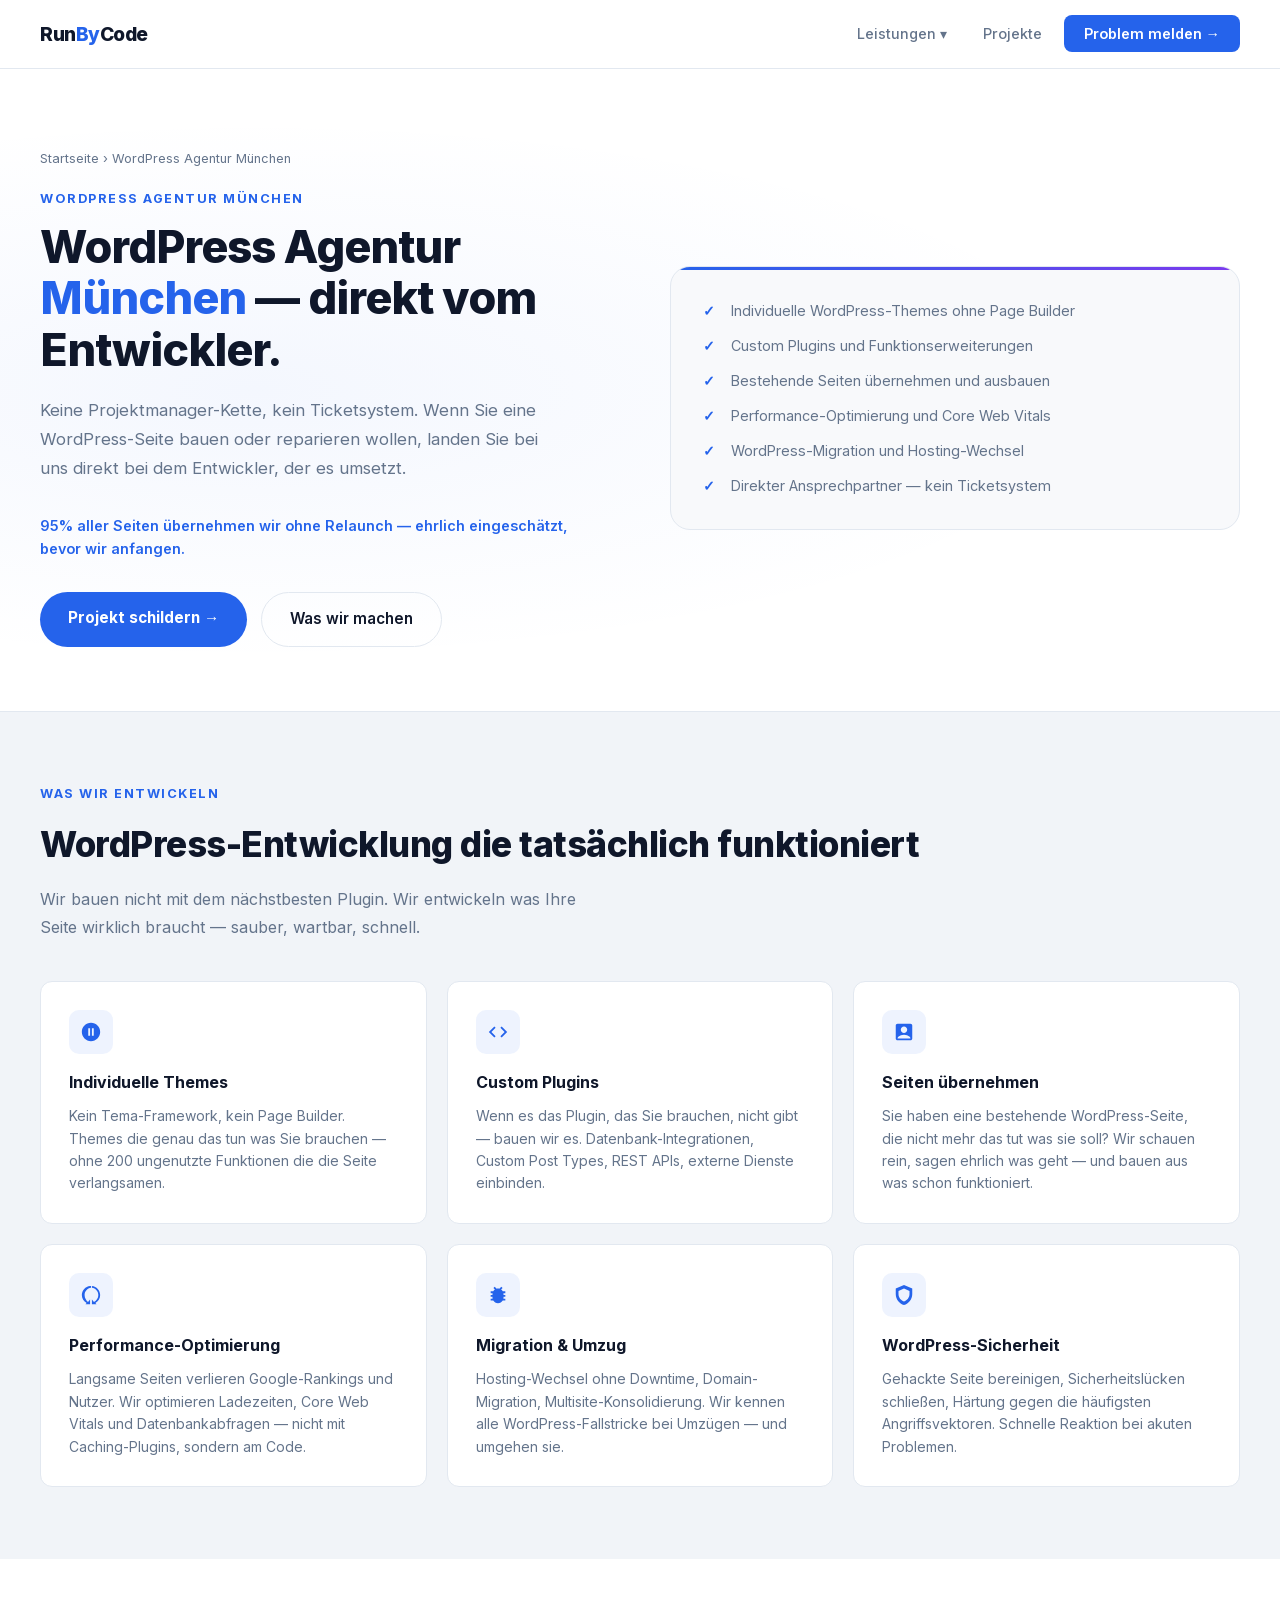
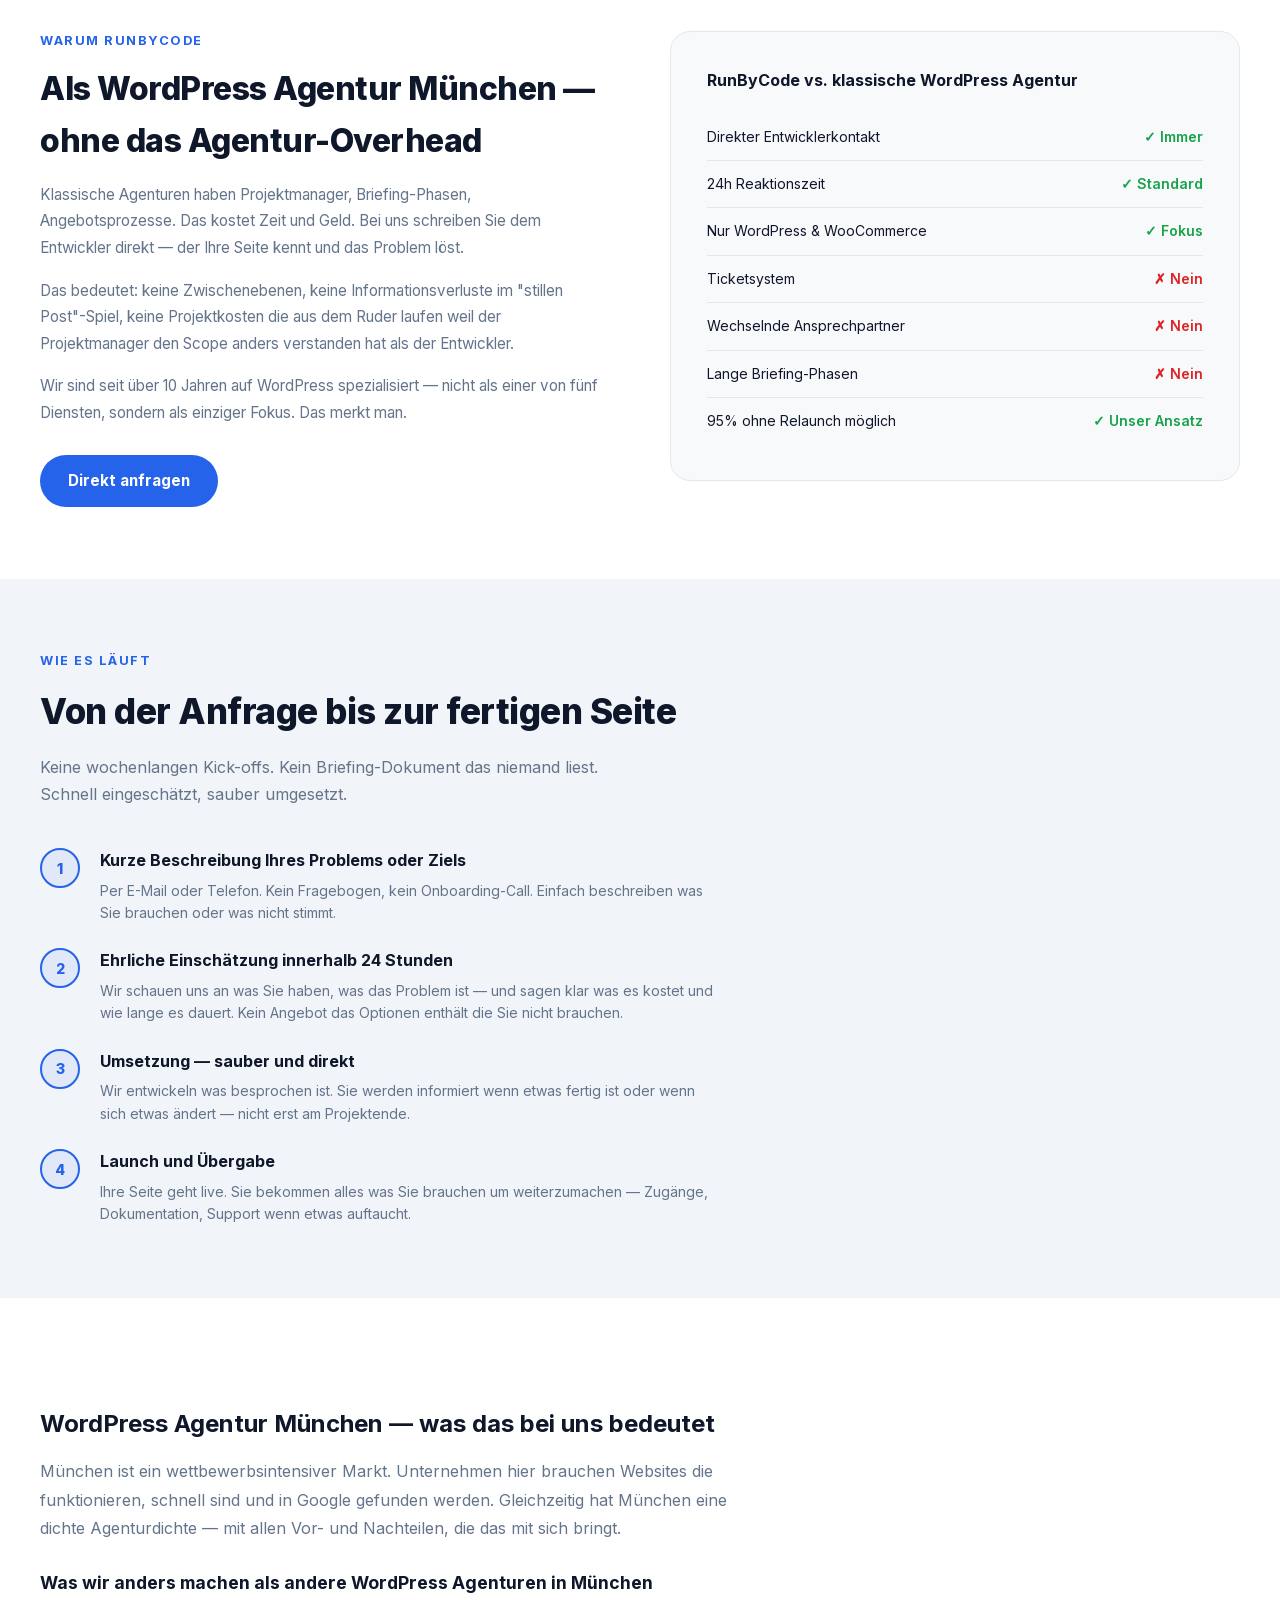
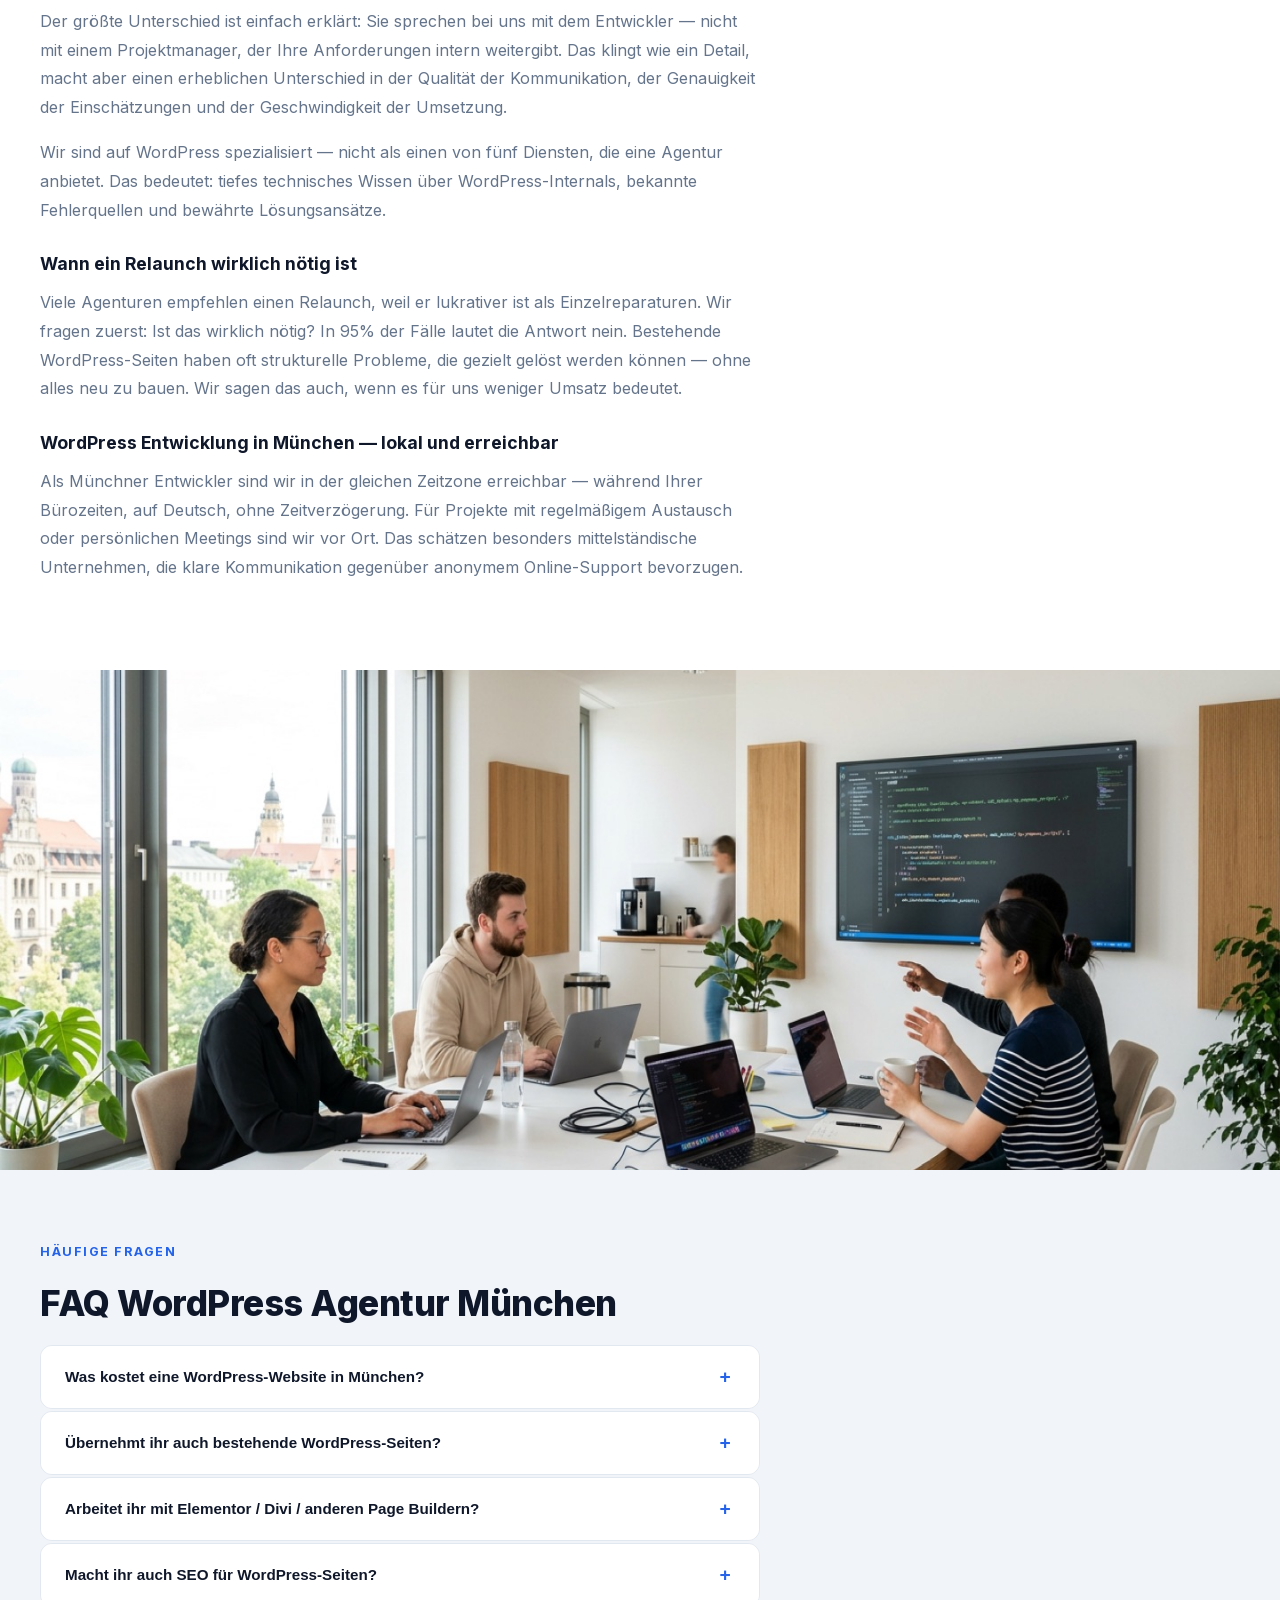
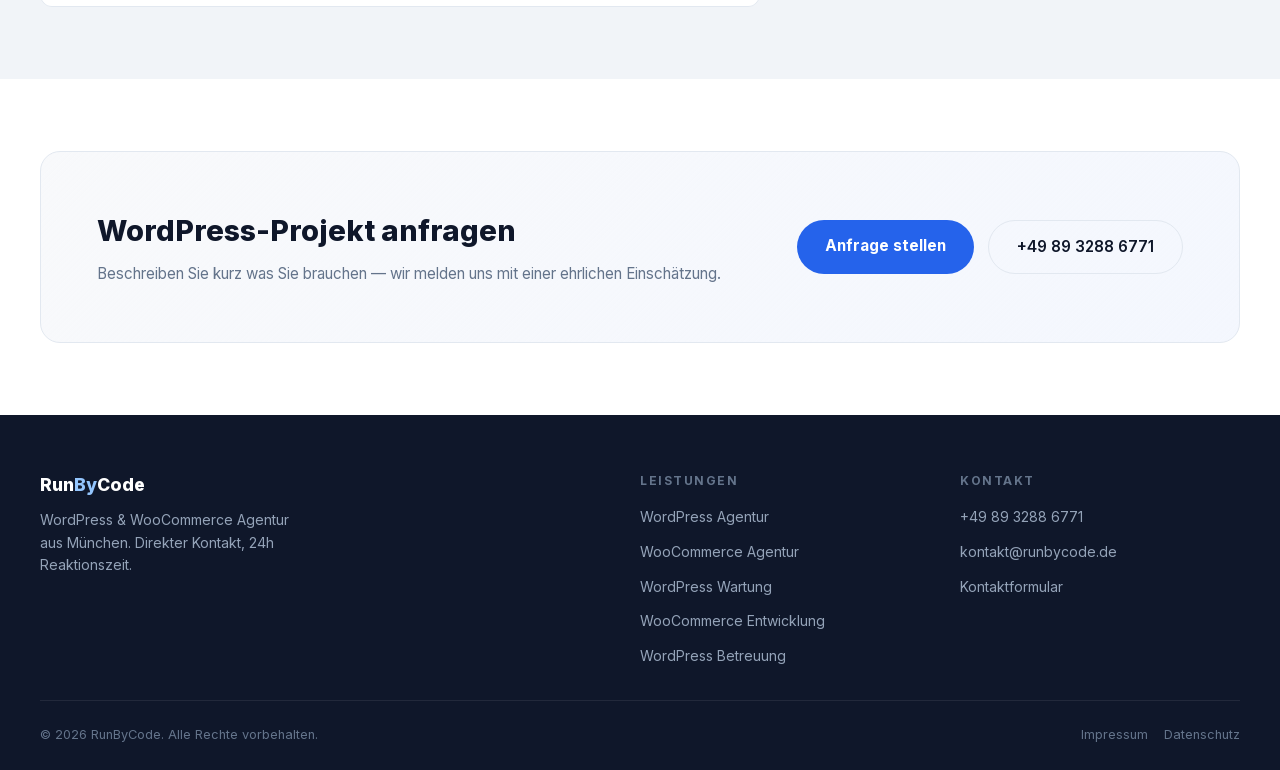
<file: wordpress-agentur-muenchen/index.html>
<!DOCTYPE html>
<html lang="de">
<head>
  <meta charset="UTF-8">
  <meta name="viewport" content="width=device-width, initial-scale=1.0">
  <title>WordPress Agentur München | RunByCode — direkt vom Entwickler</title>
  <meta name="description" content="WordPress Agentur München: individuelle Themes, Plugins und WordPress-Entwicklung direkt vom Entwickler. Kein Ticketsystem, 24h Antwort. RunByCode München.">
  <link rel="canonical" href="https://runbycode.de/wordpress-agentur-muenchen/">
  <meta property="og:type" content="website">
  <meta property="og:url" content="https://runbycode.de/wordpress-agentur-muenchen/">
  <meta property="og:title" content="WordPress Agentur München | RunByCode">
  <meta property="og:description" content="WordPress Agentur München: individuelle Themes, Plugins, WordPress-Entwicklung. Direkt vom Entwickler. 24h Antwort.">
  <meta property="og:image" content="https://runbycode.de/wp-content/uploads/2024/12/runbycode_home_hero_bg.webp">
  <meta property="og:locale" content="de_DE">
  <meta name="twitter:card" content="summary_large_image">
  <meta name="twitter:title" content="WordPress Agentur München | RunByCode">
  <meta name="twitter:description" content="WordPress Agentur München: individuelle Entwicklung direkt vom Entwickler. Kein Ticketsystem.">
  <style>
    @font-face { font-family: 'Inter'; font-style: normal; font-weight: 100 900; font-display: swap; src: url('/fonts/inter-latin.woff2') format('woff2'); unicode-range: U+0000-00FF, U+0131, U+0152-0153, U+02BB-02BC, U+02C6, U+02DA, U+02DC, U+2000-206F, U+20AC, U+FEFF, U+FFFD; }
  
    /* Image break sections */
    .img-break { padding: 0; overflow: hidden; line-height: 0; margin: 0; }
    .img-break img { width: 100%; height: 500px; object-fit: cover; object-position: center 30%; display: block; }
    .img-break-sm img { height: 340px; }
    .img-focus-team { object-position: center 35%; }
    .img-focus-workspace { object-position: center 45%; }
    .img-focus-city { object-position: center 55%; }
    .img-focus-results { object-position: center 40%; }
    @media (max-width: 768px) {
      .img-break img { height: 240px; object-position: center 35%; }
      .img-break-sm img { height: 200px; }
    }

  </style>
  <script type="application/ld+json">
  {
    "@context": "https://schema.org",
    "@type": "ProfessionalService",
    "name": "RunByCode",
    "description": "WordPress Agentur München — individuelle WordPress-Entwicklung direkt vom Entwickler",
    "url": "https://runbycode.de/wordpress-agentur-muenchen/",
    "telephone": "+4989328867710",
    "email": "kontakt@runbycode.de",
    "address": {"@type": "PostalAddress", "addressLocality": "München", "addressRegion": "Bayern", "addressCountry": "DE"},
    "geo": {"@type": "GeoCoordinates", "latitude": 48.1351, "longitude": 11.5820},
    "priceRange": "€€",
    "areaServed": ["München", "Bayern", "Deutschland"],
    "serviceType": "WordPress Entwicklung"
  }
  </script>
  <script type="application/ld+json">
  {
    "@context": "https://schema.org",
    "@type": "FAQPage",
    "mainEntity": [
      {"@type": "Question", "name": "Was kostet eine WordPress-Website in München?", "acceptedAnswer": {"@type": "Answer", "text": "Das hängt stark vom Umfang ab. Eine saubere WordPress-Seite mit individuellem Theme und grundlegenden Funktionen beginnt bei ca. 2.500–4.000 €. Komplexere Projekte mit eigenen Plugins oder WooCommerce-Integration liegen höher. Wir geben nach einer kurzen Analyse eine ehrliche Einschätzung — ohne Stundensatz-Überraschungen."}},
      {"@type": "Question", "name": "Übernehmt ihr auch bestehende WordPress-Seiten?", "acceptedAnswer": {"@type": "Answer", "text": "Ja — das ist sogar der Regelfall. In 95% der Projekte übernehmen wir eine bestehende WordPress-Seite und bauen sie aus, ohne einen Relaunch zu empfehlen. Wir prüfen ehrlich was noch rettbar ist."}},
      {"@type": "Question", "name": "Arbeitet ihr mit Elementor / Divi / anderen Page Buildern?", "acceptedAnswer": {"@type": "Answer", "text": "Wenn Ihre bestehende Seite darauf aufbaut, können wir damit arbeiten. Für Neuentwicklungen empfehlen wir saubereren Code ohne Page Builder — das macht die Seite schneller, wartbarer und weniger anfällig für Plugin-Konflikte."}}
    ]
  }
  </script>
  <style>
    *, *::before, *::after { box-sizing: border-box; margin: 0; padding: 0; }
    :root {
      --bg: #ffffff; --bg2: #f8f9fb; --bg3: #f1f4f8;
      --accent: #2563eb; --accent2: #1d4ed8; --accent-faint: rgba(37,99,235,0.08);
      --txt: #0f172a; --muted: #64748b; --border: #e2e8f0; --white: #fff;
      --r: 12px; --max: 1200px;
    }
    html { scroll-behavior: smooth; }
    body { font-family: 'Inter', -apple-system, BlinkMacSystemFont, sans-serif; background: var(--bg); color: var(--txt); line-height: 1.6; -webkit-font-smoothing: antialiased; }
    nav { position: sticky; top: 0; z-index: 100; background: rgba(255,255,255,0.95); backdrop-filter: blur(12px); border-bottom: 1px solid var(--border); padding: 0 24px; }
    .nav-inner { max-width: var(--max); margin: 0 auto; display: flex; align-items: center; justify-content: space-between; height: 68px; }
    .nav-logo { font-size: 1.2rem; font-weight: 800; color: #0f172a; text-decoration: none; letter-spacing: -0.5px; }
    .nav-logo:hover { opacity: 0.85; }
    .nav-links { display: flex; align-items: center; gap: 8px; list-style: none; }
    .nav-links a { color: var(--muted); text-decoration: none; font-size: 0.9rem; font-weight: 500; padding: 8px 14px; border-radius: 8px; transition: all .2s; }
    .nav-links a:hover { color: var(--txt); background: var(--bg2); }
    .nav-links a:not(.nav-cta) { position: relative; }
    .nav-links a:not(.nav-cta)::after { content: ""; position: absolute; bottom: -2px; left: 8px; right: 8px; height: 2px; background: var(--accent); width: 0; transition: width 0.2s ease; }
    .nav-links a:not(.nav-cta):hover::after { width: calc(100% - 16px); }
    .nav-cta { background: var(--accent); color: #fff !important; padding: 10px 20px !important; border-radius: 8px !important; font-weight: 600 !important; }
    .nav-cta:hover { background: var(--accent2) !important; }
    .dropdown { position: relative; }
    .dropdown-menu { display: none; position: absolute; top: calc(100% + 8px); left: 0; background: var(--bg2); border: 1px solid var(--border); border-radius: var(--r); padding: 8px; min-width: 240px; box-shadow: 0 12px 40px rgba(0,0,0,0.1); }
    .dropdown.open .dropdown-menu { display: block; }
    .dropdown-menu a { display: block; color: var(--muted); text-decoration: none; font-size: 0.875rem; padding: 10px 14px; border-radius: 8px; transition: all .2s; }
    .dropdown-menu a:hover { color: var(--txt); background: var(--accent-faint); }
    .hamburger { display: none; background: none; border: none; cursor: pointer; padding: 8px; }
    .hamburger span { display: block; width: 22px; height: 2px; background: var(--txt); margin: 5px 0; }
    @media (max-width: 768px) { .nav-links { display: none; flex-direction: column; position: fixed; top: 68px; left: 0; right: 0; background: var(--bg); padding: 24px; border-bottom: 1px solid var(--border); } .nav-links.open { display: flex; } .hamburger { display: block; } .dropdown-menu { position: static; box-shadow: none; border: none; padding: 4px 0 4px 12px; } .dropdown.open .dropdown-menu { display: block; } }
    .page-hero { padding: 80px 24px 64px; border-bottom: 1px solid var(--border); background: radial-gradient(ellipse at 20% 50%, rgba(37,99,235,0.05) 0%, transparent 60%); }
    .page-hero .container { max-width: var(--max); margin: 0 auto; display: grid; grid-template-columns: 1fr 1fr; gap: 60px; align-items: center; }
    .breadcrumb { color: var(--muted); font-size: 0.8rem; margin-bottom: 20px; }
    .breadcrumb a { color: var(--muted); text-decoration: none; } .breadcrumb a:hover { color: var(--accent); }
    .section-label { color: var(--accent); font-size: 0.8rem; font-weight: 700; text-transform: uppercase; letter-spacing: 1.5px; margin-bottom: 12px; }
    h1 { font-size: clamp(2rem, 4vw, 2.8rem); font-weight: 800; letter-spacing: -1px; margin-bottom: 20px; line-height: 1.15; }
    h1 span { color: var(--accent); }
    .hero-sub { font-size: 1.05rem; color: var(--muted); line-height: 1.7; margin-bottom: 32px; max-width: 500px; }
    .btn-primary { background: var(--accent); color: var(--white); padding: 14px 28px; border-radius: 999px; font-weight: 700; font-size: 0.95rem; text-decoration: none; display: inline-block; transition: all .2s; }
    .btn-primary:hover { background: var(--accent2); transform: translateY(-1px); box-shadow: 0 8px 24px rgba(37,99,235,0.2); }
    .btn-secondary { background: transparent; color: var(--txt); padding: 14px 28px; border-radius: 999px; font-weight: 600; font-size: 0.95rem; text-decoration: none; border: 1px solid var(--border); transition: all .2s; display: inline-block; }
    .btn-secondary:hover { border-color: var(--accent); color: var(--accent); }
    .hero-btns { display: flex; gap: 14px; flex-wrap: wrap; }
    .hero-box { background: var(--bg2); border: 1px solid var(--border); border-radius: 20px; padding: 32px; position: relative; overflow: hidden; }
    .hero-box::before { content: ''; position: absolute; top: 0; left: 0; right: 0; height: 3px; background: linear-gradient(90deg, var(--accent), #7c3aed); }
    .check-list { list-style: none; display: flex; flex-direction: column; gap: 12px; }
    .check-list li { display: flex; align-items: flex-start; gap: 10px; font-size: 0.9rem; color: var(--muted); }
    .check-list li::before { content: '✓'; color: var(--accent); font-weight: 700; min-width: 18px; }
    @media (max-width: 768px) { .page-hero .container { grid-template-columns: 1fr; } .hero-box { display: none; } }
    section { padding: 72px 24px; }
    .container { max-width: var(--max); margin: 0 auto; }
    .section-title { font-size: clamp(1.6rem, 3vw, 2.2rem); font-weight: 800; letter-spacing: -0.5px; margin-bottom: 14px; }
    .section-subtitle { color: var(--muted); font-size: 1rem; line-height: 1.7; max-width: 560px; margin-bottom: 40px; }
    /* Service cards */
    .services-bg { background: var(--bg3); }
    .cards-grid { display: grid; grid-template-columns: repeat(3, 1fr); gap: 20px; }
    .card { background: #fff; border: 1px solid var(--border); border-radius: var(--r); padding: 28px; transition: all .25s; }
    .card:hover { border-color: rgba(37,99,235,0.3); transform: translateY(-3px); box-shadow: 0 12px 32px rgba(0,0,0,0.3); }
    .card-icon { width: 44px; height: 44px; border-radius: 10px; background: var(--accent-faint); display: flex; align-items: center; justify-content: center; margin-bottom: 16px; }
    .card-icon svg { width: 22px; height: 22px; fill: var(--accent); }
    .card h3 { font-size: 1rem; font-weight: 700; margin-bottom: 10px; }
    .card p { color: var(--muted); font-size: 0.875rem; line-height: 1.6; }
    @media (max-width: 900px) { .cards-grid { grid-template-columns: 1fr 1fr; } }
    @media (max-width: 600px) { .cards-grid { grid-template-columns: 1fr; } }
    /* Two-col */
    .two-col { display: grid; grid-template-columns: 1fr 1fr; gap: 60px; align-items: start; }
    @media (max-width: 768px) { .two-col { grid-template-columns: 1fr; } }
    .two-col-text h2 { font-size: clamp(1.5rem, 3vw, 2rem); font-weight: 800; letter-spacing: -0.5px; margin-bottom: 16px; }
    .two-col-text p { color: var(--muted); font-size: 0.95rem; line-height: 1.75; margin-bottom: 16px; }
    /* Compare */
    .compare-box { background: var(--bg2); border: 1px solid var(--border); border-radius: 20px; padding: 36px; }
    .compare-box-title { font-size: 1rem; font-weight: 700; margin-bottom: 20px; }
    .compare-row { display: flex; justify-content: space-between; align-items: center; padding: 12px 0; border-bottom: 1px solid var(--border); font-size: 0.875rem; }
    .compare-row:last-child { border-bottom: none; }
    .compare-yes { color: #16a34a; font-weight: 600; }
    .compare-no { color: #dc2626; font-weight: 600; }
    /* Process */
    .prozess-alt { background: var(--bg3); }
    .steps-list { display: flex; flex-direction: column; gap: 24px; max-width: 680px; }
    .step-item { display: flex; gap: 20px; align-items: flex-start; }
    .step-num-sm { width: 40px; height: 40px; min-width: 40px; border-radius: 50%; background: var(--accent-faint); border: 2px solid var(--accent); display: flex; align-items: center; justify-content: center; font-weight: 800; font-size: 0.9rem; color: var(--accent); }
    .step-text h4 { font-weight: 700; margin-bottom: 6px; }
    .step-text p { color: var(--muted); font-size: 0.875rem; line-height: 1.6; }
    /* Content */
    .content-body { max-width: 720px; color: var(--muted); line-height: 1.8; }
    .content-body h2 { color: var(--txt); font-size: 1.5rem; font-weight: 700; margin: 32px 0 12px; }
    .content-body h3 { color: var(--txt); font-size: 1.1rem; font-weight: 700; margin: 24px 0 8px; }
    .content-body p { margin-bottom: 16px; }
    .content-body ul { margin: 12px 0 16px 20px; }
    .content-body ul li { margin-bottom: 6px; }
    /* FAQ */
    .faq-list { display: flex; flex-direction: column; gap: 2px; max-width: 720px; }
    .faq-item { border: 1px solid var(--border); border-radius: var(--r); overflow: hidden; background: #fff; }
    .faq-q { width: 100%; background: #fff; border: none; padding: 20px 24px; display: flex; justify-content: space-between; align-items: center; cursor: pointer; font-size: 0.95rem; font-weight: 600; color: var(--txt); text-align: left; transition: background .15s; }
    .faq-q:hover { background: rgba(37,99,235,0.04); }
    .faq-q .faq-icon { color: var(--accent); font-size: 1.2rem; transition: transform .25s; min-width: 20px; text-align: center; }
    .faq-q.active .faq-icon { transform: rotate(45deg); }
    .faq-a { display: none; padding: 16px 24px 20px; background: #fff; color: var(--muted); font-size: 0.9rem; line-height: 1.7; }
    .faq-a.open { display: block; }
    /* CTA box */
    .cta-box { background: linear-gradient(135deg, var(--bg2), rgba(37,99,235,0.05)); border: 1px solid var(--border); border-radius: 20px; padding: 56px; display: flex; align-items: center; justify-content: space-between; gap: 32px; }
    .cta-box h2 { font-size: clamp(1.4rem, 2.5vw, 1.8rem); font-weight: 800; margin-bottom: 8px; }
    .cta-box p { color: var(--muted); font-size: 0.95rem; }
    @media (max-width: 768px) { .cta-box { flex-direction: column; text-align: center; padding: 36px 24px; } }
    footer { background: #0f172a; border-top: none; padding: 56px 24px 24px; }
    .footer-inner { max-width: var(--max); margin: 0 auto; }
    .footer-grid { display: grid; grid-template-columns: 2fr 1fr 1fr; gap: 40px; margin-bottom: 32px; }
    .footer-logo { font-size: 1.1rem; font-weight: 800; color: #fff; text-decoration: none; display: inline-block; margin-bottom: 10px; }
    .footer-brand p { color: #94a3b8; font-size: 0.875rem; line-height: 1.6; max-width: 260px; }
    .footer-col h4 { font-size: 0.75rem; font-weight: 700; text-transform: uppercase; letter-spacing: 1.5px; color: #64748b; margin-bottom: 14px; }
    .footer-col ul { list-style: none; display: flex; flex-direction: column; gap: 9px; }
    .footer-col a { color: #94a3b8; text-decoration: none; font-size: 0.875rem; }
    .footer-col a:hover { color: #fff; }
    .footer-bottom { border-top: 1px solid rgba(255,255,255,0.08); padding-top: 24px; display: flex; justify-content: space-between; flex-wrap: wrap; gap: 10px; }
    .footer-bottom p, .footer-bottom a { color: #64748b; font-size: 0.8rem; text-decoration: none; }
    .footer-bottom a:hover { color: #94a3b8; }
    @media (max-width: 768px) { .footer-grid { grid-template-columns: 1fr; } }
  </style>
</head>
<body>
<nav>
  <div class="nav-inner">
    <a href="/" class="nav-logo">Run<span style="color:var(--accent)">By</span>Code</a>
    <ul class="nav-links" id="navLinks">
      <li class="dropdown" id="dropdown">
        <a href="#" id="dropdownToggle">Leistungen ▾</a>
        <div class="dropdown-menu">
          <a href="/wordpress-agentur-muenchen/">WordPress Agentur München</a>
          <a href="/woocommerce-agentur-muenchen/">WooCommerce Agentur München</a>
          <a href="/wordpress-wartung/">WordPress Wartung</a>
          <a href="/woocommerce-entwicklung/">WooCommerce Entwicklung</a>
          <a href="/wordpress-betreuung/">WordPress Betreuung</a>
        </div>
      </li>
      <li><a href="/projekte/">Projekte</a></li>
      <li><a href="/kontakt/" class="nav-cta">Problem melden →</a></li>
    </ul>
    <button class="hamburger" id="hamburger"><span></span><span></span><span></span></button>
  </div>
</nav>

<div class="page-hero">
  <div class="container">
    <div>
      <div class="breadcrumb"><a href="/">Startseite</a> › WordPress Agentur München</div>
      <div class="section-label">WordPress Agentur München</div>
      <h1>WordPress Agentur <span>München</span> — direkt vom Entwickler.</h1>
      <p class="hero-sub">Keine Projektmanager-Kette, kein Ticketsystem. Wenn Sie eine WordPress-Seite bauen oder reparieren wollen, landen Sie bei uns direkt bei dem Entwickler, der es umsetzt.</p>
      <p style="color:var(--accent); font-size:0.9rem; font-weight:600; margin-bottom:32px;">95% aller Seiten übernehmen wir ohne Relaunch — ehrlich eingeschätzt, bevor wir anfangen.</p>
      <div class="hero-btns">
        <a href="/kontakt/" class="btn-primary">Projekt schildern →</a>
        <a href="#leistungen" class="btn-secondary">Was wir machen</a>
      </div>
    </div>
    <div class="hero-box">
      <ul class="check-list">
        <li>Individuelle WordPress-Themes ohne Page Builder</li>
        <li>Custom Plugins und Funktionserweiterungen</li>
        <li>Bestehende Seiten übernehmen und ausbauen</li>
        <li>Performance-Optimierung und Core Web Vitals</li>
        <li>WordPress-Migration und Hosting-Wechsel</li>
        <li>Direkter Ansprechpartner — kein Ticketsystem</li>
      </ul>
    </div>
  </div>
</div>

<!-- LEISTUNGEN -->
<section class="services-bg" id="leistungen">
  <div class="container">
    <div class="section-label">Was wir entwickeln</div>
    <h2 class="section-title">WordPress-Entwicklung die tatsächlich funktioniert</h2>
    <p class="section-subtitle">Wir bauen nicht mit dem nächstbesten Plugin. Wir entwickeln was Ihre Seite wirklich braucht — sauber, wartbar, schnell.</p>
    <div class="cards-grid">
      <div class="card">
        <div class="card-icon"><svg viewBox="0 0 24 24"><path d="M12 2C6.477 2 2 6.477 2 12s4.477 10 10 10 10-4.477 10-10S17.523 2 12 2zm-1 14H9V8h2v8zm4 0h-2V8h2v8z"/></svg></div>
        <h3>Individuelle Themes</h3>
        <p>Kein Tema-Framework, kein Page Builder. Themes die genau das tun was Sie brauchen — ohne 200 ungenutzte Funktionen die die Seite verlangsamen.</p>
      </div>
      <div class="card">
        <div class="card-icon"><svg viewBox="0 0 24 24"><path d="M9.4 16.6L4.8 12l4.6-4.6L8 6l-6 6 6 6 1.4-1.4zm5.2 0l4.6-4.6-4.6-4.6L16 6l6 6-6 6-1.4-1.4z"/></svg></div>
        <h3>Custom Plugins</h3>
        <p>Wenn es das Plugin, das Sie brauchen, nicht gibt — bauen wir es. Datenbank-Integrationen, Custom Post Types, REST APIs, externe Dienste einbinden.</p>
      </div>
      <div class="card">
        <div class="card-icon"><svg viewBox="0 0 24 24"><path d="M19 3H5c-1.1 0-2 .9-2 2v14c0 1.1.9 2 2 2h14c1.1 0 2-.9 2-2V5c0-1.1-.9-2-2-2zm-7 3c1.93 0 3.5 1.57 3.5 3.5S13.93 13 12 13s-3.5-1.57-3.5-3.5S10.07 6 12 6zm7 13H5v-.23c0-.62.28-1.2.76-1.58C7.47 15.82 9.64 15 12 15s4.53.82 6.24 2.19c.48.38.76.97.76 1.58V19z"/></svg></div>
        <h3>Seiten übernehmen</h3>
        <p>Sie haben eine bestehende WordPress-Seite, die nicht mehr das tut was sie soll? Wir schauen rein, sagen ehrlich was geht — und bauen aus was schon funktioniert.</p>
      </div>
      <div class="card">
        <div class="card-icon"><svg viewBox="0 0 24 24"><path d="M13 2.05v2.02c3.95.49 7 3.85 7 7.93 0 3.21-1.81 6.1-4.72 7.72L13 17v5h5l-1.22-1.22C19.91 19.07 22 15.76 22 12c0-5.18-3.95-9.45-9-9.95zm-2 0C5.95 2.55 2 6.82 2 12c0 3.76 2.09 7.07 5.22 8.78L6 22h5v-5l-2.28 2.72C6.81 18.1 5 15.21 5 12c0-4.08 3.05-7.44 7-7.93V2.05z"/></svg></div>
        <h3>Performance-Optimierung</h3>
        <p>Langsame Seiten verlieren Google-Rankings und Nutzer. Wir optimieren Ladezeiten, Core Web Vitals und Datenbankabfragen — nicht mit Caching-Plugins, sondern am Code.</p>
      </div>
      <div class="card">
        <div class="card-icon"><svg viewBox="0 0 24 24"><path d="M20 8h-2.81c-.45-.78-1.07-1.45-1.82-1.96L17 4.41 15.59 3l-2.17 2.17C13 5.06 12.51 5 12 5s-1 .06-1.41.17L8.41 3 7 4.41l1.62 1.63C7.88 6.55 7.26 7.22 6.81 8H4v2h2.09c-.05.33-.09.66-.09 1v1H4v2h2v1c0 .34.04.67.09 1H4v2h2.81c1.04 1.79 2.97 3 5.19 3s4.15-1.21 5.19-3H20v-2h-2.09c.05-.33.09-.66.09-1v-1h2v-2h-2v-1c0-.34-.04-.67-.09-1H20V8z"/></svg></div>
        <h3>Migration & Umzug</h3>
        <p>Hosting-Wechsel ohne Downtime, Domain-Migration, Multisite-Konsolidierung. Wir kennen alle WordPress-Fallstricke bei Umzügen — und umgehen sie.</p>
      </div>
      <div class="card">
        <div class="card-icon"><svg viewBox="0 0 24 24"><path d="M12 1L3 5v6c0 5.55 3.84 10.74 9 12 5.16-1.26 9-6.45 9-12V5l-9-4zm0 4l6 2.67V11c0 3.68-2.53 7.11-6 8.13C8.53 18.11 6 14.68 6 11V7.67L12 5z"/></svg></div>
        <h3>WordPress-Sicherheit</h3>
        <p>Gehackte Seite bereinigen, Sicherheitslücken schließen, Härtung gegen die häufigsten Angriffsvektoren. Schnelle Reaktion bei akuten Problemen.</p>
      </div>
    </div>
  </div>
</section>

<!-- WHY -->
<section>
  <div class="container">
    <div class="two-col">
      <div class="two-col-text">
        <div class="section-label">Warum RunByCode</div>
        <h2>Als WordPress Agentur München — ohne das Agentur-Overhead</h2>
        <p>Klassische Agenturen haben Projektmanager, Briefing-Phasen, Angebotsprozesse. Das kostet Zeit und Geld. Bei uns schreiben Sie dem Entwickler direkt — der Ihre Seite kennt und das Problem löst.</p>
        <p>Das bedeutet: keine Zwischenebenen, keine Informationsverluste im "stillen Post"-Spiel, keine Projektkosten die aus dem Ruder laufen weil der Projektmanager den Scope anders verstanden hat als der Entwickler.</p>
        <p>Wir sind seit über 10 Jahren auf WordPress spezialisiert — nicht als einer von fünf Diensten, sondern als einziger Fokus. Das merkt man.</p>
        <div class="hero-btns" style="margin-top: 28px;">
          <a href="/kontakt/" class="btn-primary">Direkt anfragen</a>
        </div>
      </div>
      <div class="compare-box">
        <div class="compare-box-title">RunByCode vs. klassische WordPress Agentur</div>
        <div class="compare-row"><span>Direkter Entwicklerkontakt</span><span class="compare-yes">✓ Immer</span></div>
        <div class="compare-row"><span>24h Reaktionszeit</span><span class="compare-yes">✓ Standard</span></div>
        <div class="compare-row"><span>Nur WordPress & WooCommerce</span><span class="compare-yes">✓ Fokus</span></div>
        <div class="compare-row"><span>Ticketsystem</span><span class="compare-no">✗ Nein</span></div>
        <div class="compare-row"><span>Wechselnde Ansprechpartner</span><span class="compare-no">✗ Nein</span></div>
        <div class="compare-row"><span>Lange Briefing-Phasen</span><span class="compare-no">✗ Nein</span></div>
        <div class="compare-row"><span>95% ohne Relaunch möglich</span><span class="compare-yes">✓ Unser Ansatz</span></div>
      </div>
    </div>
  </div>
</section>

<!-- PROCESS -->
<section class="prozess-alt">
  <div class="container">
    <div class="section-label">Wie es läuft</div>
    <h2 class="section-title">Von der Anfrage bis zur fertigen Seite</h2>
    <p class="section-subtitle">Keine wochenlangen Kick-offs. Kein Briefing-Dokument das niemand liest. Schnell eingeschätzt, sauber umgesetzt.</p>
    <div class="steps-list">
      <div class="step-item">
        <div class="step-num-sm">1</div>
        <div class="step-text">
          <h4>Kurze Beschreibung Ihres Problems oder Ziels</h4>
          <p>Per E-Mail oder Telefon. Kein Fragebogen, kein Onboarding-Call. Einfach beschreiben was Sie brauchen oder was nicht stimmt.</p>
        </div>
      </div>
      <div class="step-item">
        <div class="step-num-sm">2</div>
        <div class="step-text">
          <h4>Ehrliche Einschätzung innerhalb 24 Stunden</h4>
          <p>Wir schauen uns an was Sie haben, was das Problem ist — und sagen klar was es kostet und wie lange es dauert. Kein Angebot das Optionen enthält die Sie nicht brauchen.</p>
        </div>
      </div>
      <div class="step-item">
        <div class="step-num-sm">3</div>
        <div class="step-text">
          <h4>Umsetzung — sauber und direkt</h4>
          <p>Wir entwickeln was besprochen ist. Sie werden informiert wenn etwas fertig ist oder wenn sich etwas ändert — nicht erst am Projektende.</p>
        </div>
      </div>
      <div class="step-item">
        <div class="step-num-sm">4</div>
        <div class="step-text">
          <h4>Launch und Übergabe</h4>
          <p>Ihre Seite geht live. Sie bekommen alles was Sie brauchen um weiterzumachen — Zugänge, Dokumentation, Support wenn etwas auftaucht.</p>
        </div>
      </div>
    </div>
  </div>
</section>

<!-- CONTENT -->
<section>
  <div class="container">
    <div class="content-body">
      <h2>WordPress Agentur München — was das bei uns bedeutet</h2>
      <p>München ist ein wettbewerbsintensiver Markt. Unternehmen hier brauchen Websites die funktionieren, schnell sind und in Google gefunden werden. Gleichzeitig hat München eine dichte Agenturdichte — mit allen Vor- und Nachteilen, die das mit sich bringt.</p>

      <h3>Was wir anders machen als andere WordPress Agenturen in München</h3>
      <p>Der größte Unterschied ist einfach erklärt: Sie sprechen bei uns mit dem Entwickler — nicht mit einem Projektmanager, der Ihre Anforderungen intern weitergibt. Das klingt wie ein Detail, macht aber einen erheblichen Unterschied in der Qualität der Kommunikation, der Genauigkeit der Einschätzungen und der Geschwindigkeit der Umsetzung.</p>
      <p>Wir sind auf WordPress spezialisiert — nicht als einen von fünf Diensten, die eine Agentur anbietet. Das bedeutet: tiefes technisches Wissen über WordPress-Internals, bekannte Fehlerquellen und bewährte Lösungsansätze.</p>

      <h3>Wann ein Relaunch wirklich nötig ist</h3>
      <p>Viele Agenturen empfehlen einen Relaunch, weil er lukrativer ist als Einzelreparaturen. Wir fragen zuerst: Ist das wirklich nötig? In 95% der Fälle lautet die Antwort nein. Bestehende WordPress-Seiten haben oft strukturelle Probleme, die gezielt gelöst werden können — ohne alles neu zu bauen. Wir sagen das auch, wenn es für uns weniger Umsatz bedeutet.</p>

      <h3>WordPress Entwicklung in München — lokal und erreichbar</h3>
      <p>Als Münchner Entwickler sind wir in der gleichen Zeitzone erreichbar — während Ihrer Bürozeiten, auf Deutsch, ohne Zeitverzögerung. Für Projekte mit regelmäßigem Austausch oder persönlichen Meetings sind wir vor Ort. Das schätzen besonders mittelständische Unternehmen, die klare Kommunikation gegenüber anonymem Online-Support bevorzugen.</p>
    </div>
  </div>
</section>


<!-- Image Break -->
<section class="img-break">
  <img class="img-focus-team" src="/images/team-collaboration.jpg" srcset="/images/team-collaboration-480.jpg 480w, /images/team-collaboration-768.jpg 768w, /images/team-collaboration-1200.jpg 1200w, /images/team-collaboration.jpg 1440w" alt="" loading="lazy" decoding="async" sizes="100vw" width="1440" height="900" role="presentation">
</section>
<!-- FAQ -->
<section style="background: var(--bg3);">
  <div class="container">
    <div class="section-label">Häufige Fragen</div>
    <h2 class="section-title">FAQ WordPress Agentur München</h2>
    <div class="faq-list">
      <div class="faq-item">
        <button class="faq-q" onclick="toggleFaq(this)">Was kostet eine WordPress-Website in München? <span class="faq-icon">+</span></button>
        <div class="faq-a">Das hängt stark vom Umfang ab. Eine saubere WordPress-Seite mit individuellem Theme und grundlegenden Funktionen beginnt bei ca. 2.500–4.000 €. Komplexere Projekte mit eigenen Plugins oder WooCommerce-Integration liegen höher. Wir geben nach einer kurzen Analyse eine ehrliche Einschätzung — ohne Stundensatz-Überraschungen.</div>
      </div>
      <div class="faq-item">
        <button class="faq-q" onclick="toggleFaq(this)">Übernehmt ihr auch bestehende WordPress-Seiten? <span class="faq-icon">+</span></button>
        <div class="faq-a">Ja — das ist sogar der Regelfall. In 95% der Projekte übernehmen wir eine bestehende WordPress-Seite und bauen sie aus, ohne einen Relaunch zu empfehlen. Wir prüfen ehrlich was noch rettbar ist.</div>
      </div>
      <div class="faq-item">
        <button class="faq-q" onclick="toggleFaq(this)">Arbeitet ihr mit Elementor / Divi / anderen Page Buildern? <span class="faq-icon">+</span></button>
        <div class="faq-a">Wenn Ihre bestehende Seite darauf aufbaut, können wir damit arbeiten. Für Neuentwicklungen empfehlen wir saubereren Code ohne Page Builder — das macht die Seite schneller, wartbarer und weniger anfällig für Plugin-Konflikte.</div>
      </div>
      <div class="faq-item">
        <button class="faq-q" onclick="toggleFaq(this)">Macht ihr auch SEO für WordPress-Seiten? <span class="faq-icon">+</span></button>
        <div class="faq-a">Technisches SEO — ja: saubere URL-Strukturen, schnelle Ladezeiten, korrekte Schemamarkierung, Core Web Vitals. Content-SEO (Texte schreiben, Linkaufbau) ist nicht unser Kerngeschäft, wir können aber Empfehlungen geben und mit spezialisierten SEO-Agenturen zusammenarbeiten.</div>
      </div>
    </div>
  </div>
</section>

<!-- CTA -->
<section>
  <div class="container">
    <div class="cta-box">
      <div>
        <h2>WordPress-Projekt anfragen</h2>
        <p>Beschreiben Sie kurz was Sie brauchen — wir melden uns mit einer ehrlichen Einschätzung.</p>
      </div>
      <div style="display:flex; gap:14px; flex-wrap:wrap;">
        <a href="/kontakt/" class="btn-primary">Anfrage stellen</a>
        <a href="tel:+4989328867710" class="btn-secondary">+49 89 3288 6771</a>
      </div>
    </div>
  </div>
</section>

<footer>
  <div class="footer-inner">
    <div class="footer-grid">
      <div class="footer-brand">
        <a href="/" class="footer-logo">Run<span style="color:#93c5fd">By</span>Code</a>
        <p>WordPress &amp; WooCommerce Agentur aus München. Direkter Kontakt, 24h Reaktionszeit.</p>
      </div>
      <div class="footer-col">
        <h4>Leistungen</h4>
        <ul>
          <li><a href="/wordpress-agentur-muenchen/">WordPress Agentur</a></li>
          <li><a href="/woocommerce-agentur-muenchen/">WooCommerce Agentur</a></li>
          <li><a href="/wordpress-wartung/">WordPress Wartung</a></li>
          <li><a href="/woocommerce-entwicklung/">WooCommerce Entwicklung</a></li>
          <li><a href="/wordpress-betreuung/">WordPress Betreuung</a></li>
        </ul>
      </div>
      <div class="footer-col">
        <h4>Kontakt</h4>
        <ul>
          <li><a href="tel:+4989328867710">+49 89 3288 6771</a></li>
          <li><a href="mailto:kontakt@runbycode.de">kontakt@runbycode.de</a></li>
          <li><a href="/kontakt/">Kontaktformular</a></li>
        </ul>
      </div>
    </div>
    <div class="footer-bottom">
      <p>&copy; 2026 RunByCode. Alle Rechte vorbehalten.</p>
      <div style="display:flex; gap:16px;"><a href="/impressum/">Impressum</a><a href="/datenschutz/">Datenschutz</a></div>
    </div>
  </div>
</footer>
<script>
  const hamburger = document.getElementById('hamburger');
  const navLinks = document.getElementById('navLinks');
  hamburger.addEventListener('click', () => navLinks.classList.toggle('open'));
  const dt = document.getElementById('dropdownToggle');
  const dd = document.getElementById('dropdown');
  dt.addEventListener('click', e => { e.preventDefault(); dd.classList.toggle('open'); });
  document.addEventListener('click', e => { if (!dd.contains(e.target)) dd.classList.remove('open'); });
  function toggleFaq(btn) {
    const a = btn.nextElementSibling; const isOpen = a.classList.contains('open');
    document.querySelectorAll('.faq-a').forEach(x => x.classList.remove('open'));
    document.querySelectorAll('.faq-q').forEach(x => x.classList.remove('active'));
    if (!isOpen) { a.classList.add('open'); btn.classList.add('active'); }
  }
</script>

  <!-- Scroll-reveal animations (webprinzip.de style) -->
  <style>
    .reveal { opacity: 0; transform: translateY(28px); transition: opacity 0.75s cubic-bezier(0.16,1,0.3,1), transform 0.75s cubic-bezier(0.16,1,0.3,1); }
    .reveal.visible { opacity: 1; transform: translateY(0); }
    .reveal-delay-1 { transition-delay: 0.1s; }
    .reveal-delay-2 { transition-delay: 0.2s; }
    .reveal-delay-3 { transition-delay: 0.3s; }
  </style>
  <script>
    const revealObserver = new IntersectionObserver((entries) => {
      entries.forEach(e => { if (e.isIntersecting) e.target.classList.add('visible'); });
    }, { threshold: 0.12 });
    document.querySelectorAll('.reveal').forEach(el => revealObserver.observe(el));
  </script>
</body>
</html>
</file>
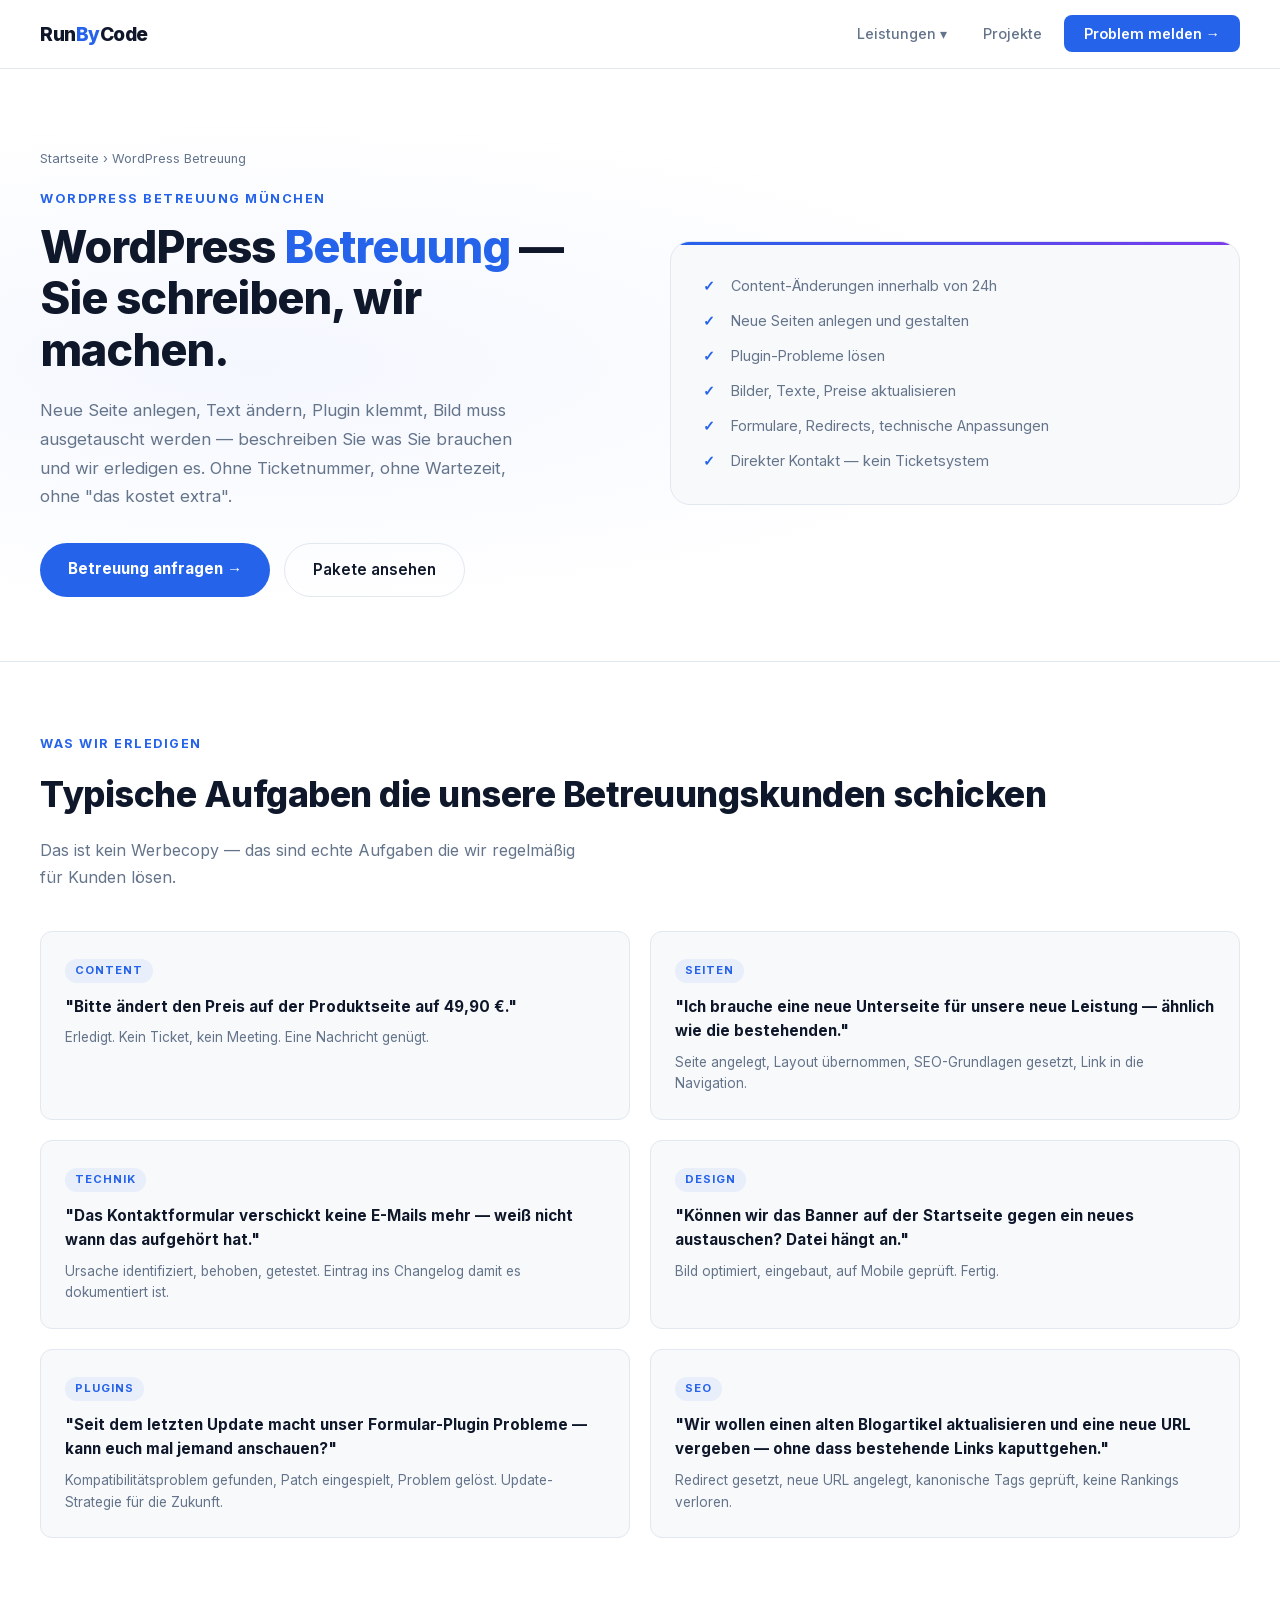
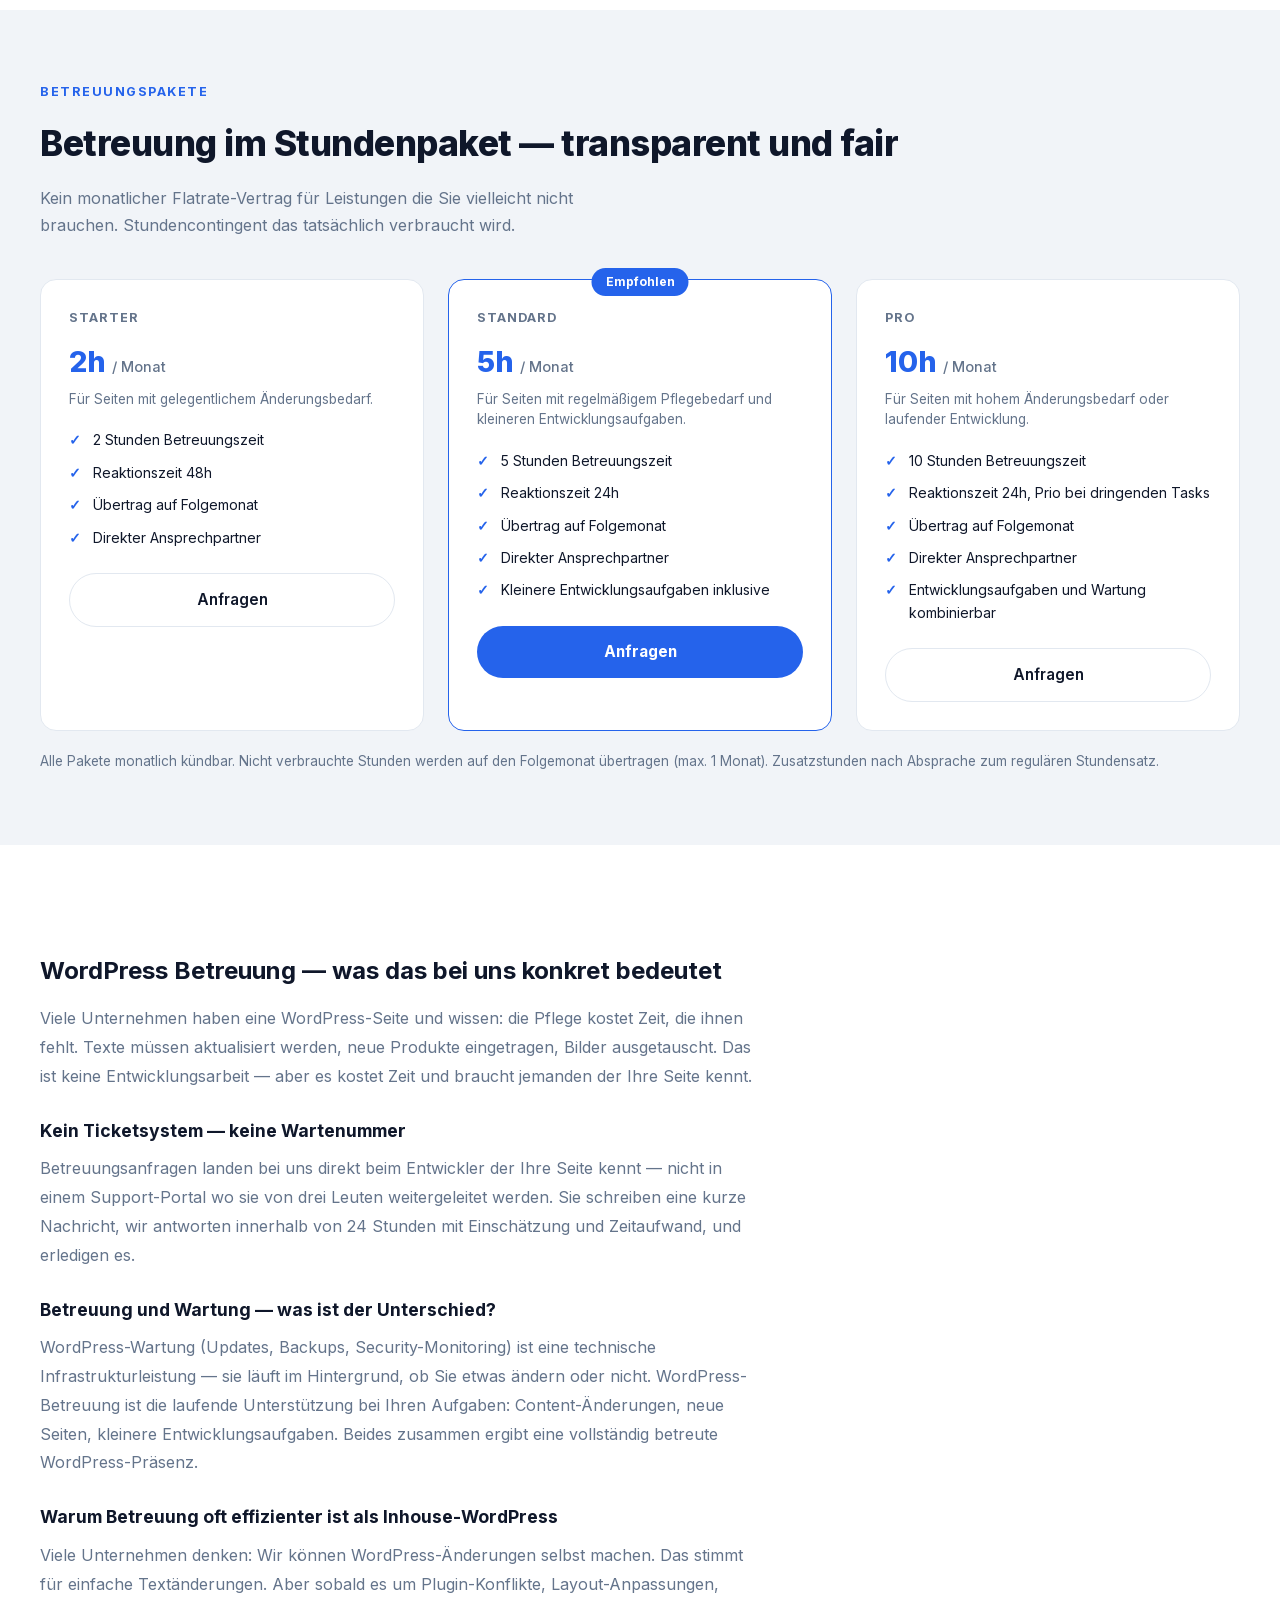
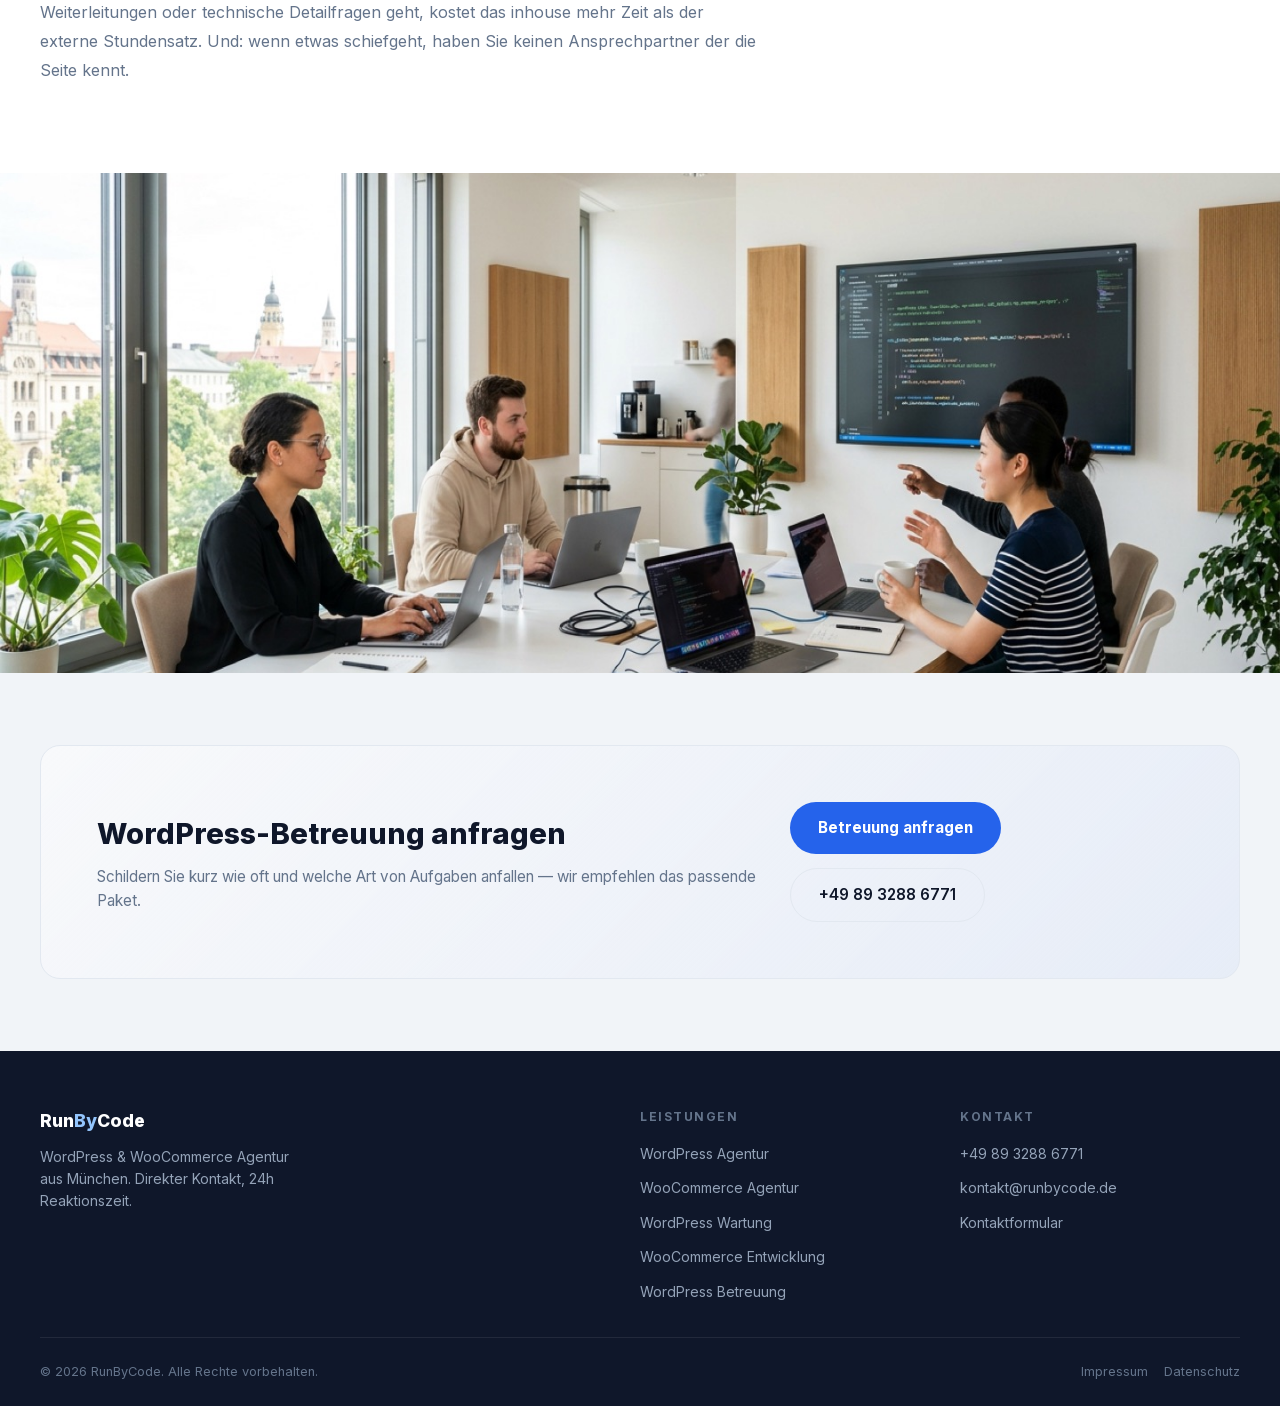
<file: wordpress-betreuung/index.html>
<!DOCTYPE html>
<html lang="de">
<head>
  <meta charset="UTF-8">
  <meta name="viewport" content="width=device-width, initial-scale=1.0">
  <title>WordPress Betreuung München | Laufende Unterstützung | RunByCode</title>
  <meta name="description" content="WordPress Betreuung München: Textänderungen, neue Seiten, Plugin-Probleme — Sie schreiben, wir machen. Direkter Kontakt, 24h Reaktionszeit. RunByCode München.">
  <link rel="canonical" href="https://runbycode.de/wordpress-betreuung/">
  <meta property="og:type" content="website">
  <meta property="og:url" content="https://runbycode.de/wordpress-betreuung/">
  <meta property="og:title" content="WordPress Betreuung München | RunByCode">
  <meta property="og:description" content="WordPress Betreuung München: Textänderungen, neue Seiten, Plugins — direkt vom Entwickler. 24h Reaktionszeit.">
  <meta property="og:image" content="https://runbycode.de/wp-content/uploads/2024/12/runbycode_home_hero_bg.webp">
  <meta property="og:locale" content="de_DE">
  <meta name="twitter:card" content="summary_large_image">
  <style>
    @font-face { font-family: 'Inter'; font-style: normal; font-weight: 100 900; font-display: swap; src: url('/fonts/inter-latin.woff2') format('woff2'); }
  
    /* Image break sections */
    .img-break { padding: 0; overflow: hidden; line-height: 0; margin: 0; }
    .img-break img { width: 100%; height: 500px; object-fit: cover; object-position: center 30%; display: block; }
    .img-break-sm img { height: 340px; }
    .img-focus-team { object-position: center 35%; }
    .img-focus-workspace { object-position: center 45%; }
    .img-focus-city { object-position: center 55%; }
    .img-focus-results { object-position: center 40%; }
    @media (max-width: 768px) {
      .img-break img { height: 240px; object-position: center 35%; }
      .img-break-sm img { height: 200px; }
    }

  </style>
  <script type="application/ld+json">
  {
    "@context": "https://schema.org",
    "@type": "ProfessionalService",
    "name": "RunByCode",
    "description": "WordPress Betreuung München — laufende Unterstützung direkt vom Entwickler",
    "url": "https://runbycode.de/wordpress-betreuung/",
    "telephone": "+4989328867710",
    "email": "kontakt@runbycode.de",
    "address": {"@type": "PostalAddress", "addressLocality": "München", "addressRegion": "Bayern", "addressCountry": "DE"},
    "geo": {"@type": "GeoCoordinates", "latitude": 48.1351, "longitude": 11.5820},
    "priceRange": "€€",
    "serviceType": "WordPress Betreuung"
  }
  </script>
  <style>
    *, *::before, *::after { box-sizing: border-box; margin: 0; padding: 0; }
    :root { --bg: #ffffff; --bg2: #f8f9fb; --bg3: #f1f4f8; --accent: #2563eb; --accent2: #1d4ed8; --accent-faint: rgba(37,99,235,0.08); --txt: #0f172a; --muted: #64748b; --border: #e2e8f0; --white: #fff; --r: 12px; --max: 1200px; }
    html { scroll-behavior: smooth; }
    body { font-family: 'Inter', -apple-system, BlinkMacSystemFont, sans-serif; background: var(--bg); color: var(--txt); line-height: 1.6; -webkit-font-smoothing: antialiased; }
    nav { position: sticky; top: 0; z-index: 100; background: rgba(255,255,255,0.95); backdrop-filter: blur(12px); border-bottom: 1px solid var(--border); padding: 0 24px; }
    .nav-inner { max-width: var(--max); margin: 0 auto; display: flex; align-items: center; justify-content: space-between; height: 68px; }
    .nav-logo { font-size: 1.2rem; font-weight: 800; color: #0f172a; text-decoration: none; letter-spacing: -0.5px; }
    .nav-logo:hover { opacity: 0.85; }
    .nav-links { display: flex; align-items: center; gap: 8px; list-style: none; }
    .nav-links a { color: var(--muted); text-decoration: none; font-size: 0.9rem; font-weight: 500; padding: 8px 14px; border-radius: 8px; transition: all .2s; }
    .nav-links a:hover { color: var(--txt); background: var(--bg2); }
    .nav-links a:not(.nav-cta) { position: relative; }
    .nav-links a:not(.nav-cta)::after { content: ""; position: absolute; bottom: -2px; left: 8px; right: 8px; height: 2px; background: var(--accent); width: 0; transition: width 0.2s ease; }
    .nav-links a:not(.nav-cta):hover::after { width: calc(100% - 16px); }
    .nav-cta { background: var(--accent); color: #fff !important; padding: 10px 20px !important; border-radius: 8px !important; font-weight: 600 !important; }
    .nav-cta:hover { background: var(--accent2) !important; }
    .dropdown { position: relative; }
    .dropdown-menu { display: none; position: absolute; top: calc(100% + 8px); left: 0; background: var(--bg2); border: 1px solid var(--border); border-radius: var(--r); padding: 8px; min-width: 240px; box-shadow: 0 12px 40px rgba(0,0,0,0.1); }
    .dropdown.open .dropdown-menu { display: block; }
    .dropdown-menu a { display: block; color: var(--muted); text-decoration: none; font-size: 0.875rem; padding: 10px 14px; border-radius: 8px; transition: all .2s; }
    .dropdown-menu a:hover { color: var(--txt); background: var(--accent-faint); }
    .hamburger { display: none; background: none; border: none; cursor: pointer; padding: 8px; }
    .hamburger span { display: block; width: 22px; height: 2px; background: var(--txt); margin: 5px 0; }
    @media (max-width: 768px) { .nav-links { display: none; flex-direction: column; position: fixed; top: 68px; left: 0; right: 0; background: var(--bg); padding: 24px; border-bottom: 1px solid var(--border); } .nav-links.open { display: flex; } .hamburger { display: block; } .dropdown-menu { position: static; box-shadow: none; border: none; padding: 4px 0 4px 12px; } .dropdown.open .dropdown-menu { display: block; } }
    .page-hero { padding: 80px 24px 64px; border-bottom: 1px solid var(--border); background: radial-gradient(ellipse at 20% 50%, rgba(37,99,235,0.05) 0%, transparent 60%); }
    .page-hero .container { max-width: var(--max); margin: 0 auto; display: grid; grid-template-columns: 1fr 1fr; gap: 60px; align-items: center; }
    .breadcrumb { color: var(--muted); font-size: 0.8rem; margin-bottom: 20px; }
    .breadcrumb a { color: var(--muted); text-decoration: none; } .breadcrumb a:hover { color: var(--accent); }
    .section-label { color: var(--accent); font-size: 0.8rem; font-weight: 700; text-transform: uppercase; letter-spacing: 1.5px; margin-bottom: 12px; }
    h1 { font-size: clamp(2rem, 4vw, 2.8rem); font-weight: 800; letter-spacing: -1px; margin-bottom: 20px; line-height: 1.15; }
    h1 span { color: var(--accent); }
    .hero-sub { font-size: 1.05rem; color: var(--muted); line-height: 1.7; margin-bottom: 32px; max-width: 500px; }
    .btn-primary { background: var(--accent); color: var(--white); padding: 14px 28px; border-radius: 999px; font-weight: 700; font-size: 0.95rem; text-decoration: none; display: inline-block; transition: all .2s; }
    .btn-primary:hover { background: var(--accent2); transform: translateY(-1px); }
    .btn-secondary { background: transparent; color: var(--txt); padding: 14px 28px; border-radius: 999px; font-weight: 600; font-size: 0.95rem; text-decoration: none; border: 1px solid var(--border); transition: all .2s; display: inline-block; }
    .btn-secondary:hover { border-color: var(--accent); color: var(--accent); }
    .hero-btns { display: flex; gap: 14px; flex-wrap: wrap; }
    .hero-box { background: var(--bg2); border: 1px solid var(--border); border-radius: 20px; padding: 32px; position: relative; overflow: hidden; }
    .hero-box::before { content: ''; position: absolute; top: 0; left: 0; right: 0; height: 3px; background: linear-gradient(90deg, var(--accent), #7c3aed); }
    .check-list { list-style: none; display: flex; flex-direction: column; gap: 12px; }
    .check-list li { display: flex; align-items: flex-start; gap: 10px; font-size: 0.9rem; color: var(--muted); }
    .check-list li::before { content: '✓'; color: var(--accent); font-weight: 700; min-width: 18px; }
    @media (max-width: 768px) { .page-hero .container { grid-template-columns: 1fr; } .hero-box { display: none; } }
    section { padding: 72px 24px; }
    .container { max-width: var(--max); margin: 0 auto; }
    .section-title { font-size: clamp(1.6rem, 3vw, 2.2rem); font-weight: 800; letter-spacing: -0.5px; margin-bottom: 14px; }
    .section-subtitle { color: var(--muted); font-size: 1rem; line-height: 1.7; max-width: 560px; margin-bottom: 40px; }
    /* Example tasks */
    .tasks-grid { display: grid; grid-template-columns: repeat(2, 1fr); gap: 20px; }
    .task-card { background: var(--bg2); border: 1px solid var(--border); border-radius: var(--r); padding: 24px; transition: border-color .2s; }
    .task-card:hover { border-color: rgba(37,99,235,0.2); }
    .task-tag { display: inline-block; background: var(--accent-faint); color: var(--accent); font-size: 0.7rem; font-weight: 700; text-transform: uppercase; letter-spacing: 1px; padding: 3px 10px; border-radius: 100px; margin-bottom: 12px; }
    .task-card h3 { font-size: 0.95rem; font-weight: 700; margin-bottom: 8px; }
    .task-card p { color: var(--muted); font-size: 0.85rem; line-height: 1.6; }
    @media (max-width: 600px) { .tasks-grid { grid-template-columns: 1fr; } }
    /* Pricing */
    .pricing-bg { background: var(--bg3); }
    .pricing-grid { display: grid; grid-template-columns: repeat(3, 1fr); gap: 24px; }
    .price-card { background: var(--bg); border: 1px solid var(--border); border-radius: 16px; padding: 28px; position: relative; }
    .price-card.featured { border-color: var(--accent); }
    .price-badge { position: absolute; top: -12px; left: 50%; transform: translateX(-50%); background: var(--accent); color: var(--white); font-size: 0.75rem; font-weight: 700; padding: 4px 14px; border-radius: 100px; white-space: nowrap; }
    .price-name { font-size: 0.8rem; font-weight: 700; text-transform: uppercase; letter-spacing: 1px; color: var(--muted); margin-bottom: 10px; }
    .price-amount { font-size: 1.8rem; font-weight: 800; color: var(--accent); margin-bottom: 4px; }
    .price-amount span { font-size: 0.9rem; color: var(--muted); font-weight: 500; }
    .price-desc { color: var(--muted); font-size: 0.85rem; margin-bottom: 20px; line-height: 1.5; }
    .price-features { list-style: none; display: flex; flex-direction: column; gap: 10px; margin-bottom: 24px; }
    .price-features li { font-size: 0.875rem; display: flex; gap: 8px; }
    .price-features li::before { content: '✓'; color: var(--accent); font-weight: 700; min-width: 16px; }
    @media (max-width: 900px) { .pricing-grid { grid-template-columns: 1fr; } }
    /* Content */
    .content-body { max-width: 720px; color: var(--muted); line-height: 1.8; }
    .content-body h2 { color: var(--txt); font-size: 1.5rem; font-weight: 700; margin: 32px 0 12px; }
    .content-body h3 { color: var(--txt); font-size: 1.1rem; font-weight: 700; margin: 24px 0 8px; }
    .content-body p { margin-bottom: 16px; }
    .cta-box { background: linear-gradient(135deg, var(--bg2), rgba(37,99,235,0.05)); border: 1px solid var(--border); border-radius: 20px; padding: 56px; display: flex; align-items: center; justify-content: space-between; gap: 32px; }
    .cta-box h2 { font-size: clamp(1.4rem, 2.5vw, 1.8rem); font-weight: 800; margin-bottom: 8px; }
    .cta-box p { color: var(--muted); font-size: 0.95rem; }
    @media (max-width: 768px) { .cta-box { flex-direction: column; text-align: center; padding: 36px 24px; } }
    footer { background: #0f172a; border-top: none; padding: 56px 24px 24px; }
    .footer-inner { max-width: var(--max); margin: 0 auto; }
    .footer-grid { display: grid; grid-template-columns: 2fr 1fr 1fr; gap: 40px; margin-bottom: 32px; }
    .footer-logo { font-size: 1.1rem; font-weight: 800; color: #fff; text-decoration: none; display: inline-block; margin-bottom: 10px; }
    .footer-brand p { color: #94a3b8; font-size: 0.875rem; line-height: 1.6; max-width: 260px; }
    .footer-col h4 { font-size: 0.75rem; font-weight: 700; text-transform: uppercase; letter-spacing: 1.5px; color: #64748b; margin-bottom: 14px; }
    .footer-col ul { list-style: none; display: flex; flex-direction: column; gap: 9px; }
    .footer-col a { color: #94a3b8; text-decoration: none; font-size: 0.875rem; }
    .footer-col a:hover { color: #fff; }
    .footer-bottom { border-top: 1px solid rgba(255,255,255,0.08); padding-top: 24px; display: flex; justify-content: space-between; flex-wrap: wrap; gap: 10px; }
    .footer-bottom p, .footer-bottom a { color: #64748b; font-size: 0.8rem; text-decoration: none; }
    .footer-bottom a:hover { color: #94a3b8; }
    @media (max-width: 768px) { .footer-grid { grid-template-columns: 1fr; } }
  </style>
</head>
<body>
<nav>
  <div class="nav-inner">
    <a href="/" class="nav-logo">Run<span style="color:var(--accent)">By</span>Code</a>
    <ul class="nav-links" id="navLinks">
      <li class="dropdown" id="dropdown">
        <a href="#" id="dropdownToggle">Leistungen ▾</a>
        <div class="dropdown-menu">
          <a href="/wordpress-agentur-muenchen/">WordPress Agentur München</a>
          <a href="/woocommerce-agentur-muenchen/">WooCommerce Agentur München</a>
          <a href="/wordpress-wartung/">WordPress Wartung</a>
          <a href="/woocommerce-entwicklung/">WooCommerce Entwicklung</a>
          <a href="/wordpress-betreuung/">WordPress Betreuung</a>
        </div>
      </li>
      <li><a href="/projekte/">Projekte</a></li>
      <li><a href="/kontakt/" class="nav-cta">Problem melden →</a></li>
    </ul>
    <button class="hamburger" id="hamburger"><span></span><span></span><span></span></button>
  </div>
</nav>

<div class="page-hero">
  <div class="container">
    <div>
      <div class="breadcrumb"><a href="/">Startseite</a> › WordPress Betreuung</div>
      <div class="section-label">WordPress Betreuung München</div>
      <h1>WordPress <span>Betreuung</span> — Sie schreiben, wir machen.</h1>
      <p class="hero-sub">Neue Seite anlegen, Text ändern, Plugin klemmt, Bild muss ausgetauscht werden — beschreiben Sie was Sie brauchen und wir erledigen es. Ohne Ticketnummer, ohne Wartezeit, ohne "das kostet extra".</p>
      <div class="hero-btns">
        <a href="/kontakt/" class="btn-primary">Betreuung anfragen →</a>
        <a href="#pakete" class="btn-secondary">Pakete ansehen</a>
      </div>
    </div>
    <div class="hero-box">
      <ul class="check-list">
        <li>Content-Änderungen innerhalb von 24h</li>
        <li>Neue Seiten anlegen und gestalten</li>
        <li>Plugin-Probleme lösen</li>
        <li>Bilder, Texte, Preise aktualisieren</li>
        <li>Formulare, Redirects, technische Anpassungen</li>
        <li>Direkter Kontakt — kein Ticketsystem</li>
      </ul>
    </div>
  </div>
</div>

<!-- AUFGABEN BEISPIELE -->
<section>
  <div class="container">
    <div class="section-label">Was wir erledigen</div>
    <h2 class="section-title">Typische Aufgaben die unsere Betreuungskunden schicken</h2>
    <p class="section-subtitle">Das ist kein Werbecopy — das sind echte Aufgaben die wir regelmäßig für Kunden lösen.</p>
    <div class="tasks-grid">
      <div class="task-card">
        <div class="task-tag">Content</div>
        <h3>"Bitte ändert den Preis auf der Produktseite auf 49,90 €."</h3>
        <p>Erledigt. Kein Ticket, kein Meeting. Eine Nachricht genügt.</p>
      </div>
      <div class="task-card">
        <div class="task-tag">Seiten</div>
        <h3>"Ich brauche eine neue Unterseite für unsere neue Leistung — ähnlich wie die bestehenden."</h3>
        <p>Seite angelegt, Layout übernommen, SEO-Grundlagen gesetzt, Link in die Navigation.</p>
      </div>
      <div class="task-card">
        <div class="task-tag">Technik</div>
        <h3>"Das Kontaktformular verschickt keine E-Mails mehr — weiß nicht wann das aufgehört hat."</h3>
        <p>Ursache identifiziert, behoben, getestet. Eintrag ins Changelog damit es dokumentiert ist.</p>
      </div>
      <div class="task-card">
        <div class="task-tag">Design</div>
        <h3>"Können wir das Banner auf der Startseite gegen ein neues austauschen? Datei hängt an."</h3>
        <p>Bild optimiert, eingebaut, auf Mobile geprüft. Fertig.</p>
      </div>
      <div class="task-card">
        <div class="task-tag">Plugins</div>
        <h3>"Seit dem letzten Update macht unser Formular-Plugin Probleme — kann euch mal jemand anschauen?"</h3>
        <p>Kompatibilitätsproblem gefunden, Patch eingespielt, Problem gelöst. Update-Strategie für die Zukunft.</p>
      </div>
      <div class="task-card">
        <div class="task-tag">SEO</div>
        <h3>"Wir wollen einen alten Blogartikel aktualisieren und eine neue URL vergeben — ohne dass bestehende Links kaputtgehen."</h3>
        <p>Redirect gesetzt, neue URL angelegt, kanonische Tags geprüft, keine Rankings verloren.</p>
      </div>
    </div>
  </div>
</section>

<!-- PAKETE -->
<section class="pricing-bg" id="pakete">
  <div class="container">
    <div class="section-label">Betreuungspakete</div>
    <h2 class="section-title">Betreuung im Stundenpaket — transparent und fair</h2>
    <p class="section-subtitle">Kein monatlicher Flatrate-Vertrag für Leistungen die Sie vielleicht nicht brauchen. Stundencontingent das tatsächlich verbraucht wird.</p>
    <div class="pricing-grid">
      <div class="price-card">
        <div class="price-name">Starter</div>
        <div class="price-amount">2h <span>/ Monat</span></div>
        <p class="price-desc">Für Seiten mit gelegentlichem Änderungsbedarf.</p>
        <ul class="price-features">
          <li>2 Stunden Betreuungszeit</li>
          <li>Reaktionszeit 48h</li>
          <li>Übertrag auf Folgemonat</li>
          <li>Direkter Ansprechpartner</li>
        </ul>
        <a href="/kontakt/" class="btn-secondary" style="width:100%; text-align:center; display:block;">Anfragen</a>
      </div>
      <div class="price-card featured">
        <div class="price-badge">Empfohlen</div>
        <div class="price-name">Standard</div>
        <div class="price-amount">5h <span>/ Monat</span></div>
        <p class="price-desc">Für Seiten mit regelmäßigem Pflegebedarf und kleineren Entwicklungsaufgaben.</p>
        <ul class="price-features">
          <li>5 Stunden Betreuungszeit</li>
          <li>Reaktionszeit 24h</li>
          <li>Übertrag auf Folgemonat</li>
          <li>Direkter Ansprechpartner</li>
          <li>Kleinere Entwicklungsaufgaben inklusive</li>
        </ul>
        <a href="/kontakt/" class="btn-primary" style="width:100%; text-align:center; display:block;">Anfragen</a>
      </div>
      <div class="price-card">
        <div class="price-name">Pro</div>
        <div class="price-amount">10h <span>/ Monat</span></div>
        <p class="price-desc">Für Seiten mit hohem Änderungsbedarf oder laufender Entwicklung.</p>
        <ul class="price-features">
          <li>10 Stunden Betreuungszeit</li>
          <li>Reaktionszeit 24h, Prio bei dringenden Tasks</li>
          <li>Übertrag auf Folgemonat</li>
          <li>Direkter Ansprechpartner</li>
          <li>Entwicklungsaufgaben und Wartung kombinierbar</li>
        </ul>
        <a href="/kontakt/" class="btn-secondary" style="width:100%; text-align:center; display:block;">Anfragen</a>
      </div>
    </div>
    <p style="color: var(--muted); font-size: 0.85rem; margin-top: 20px;">Alle Pakete monatlich kündbar. Nicht verbrauchte Stunden werden auf den Folgemonat übertragen (max. 1 Monat). Zusatzstunden nach Absprache zum regulären Stundensatz.</p>
  </div>
</section>

<!-- CONTENT -->
<section>
  <div class="container">
    <div class="content-body">
      <h2>WordPress Betreuung — was das bei uns konkret bedeutet</h2>
      <p>Viele Unternehmen haben eine WordPress-Seite und wissen: die Pflege kostet Zeit, die ihnen fehlt. Texte müssen aktualisiert werden, neue Produkte eingetragen, Bilder ausgetauscht. Das ist keine Entwicklungsarbeit — aber es kostet Zeit und braucht jemanden der Ihre Seite kennt.</p>

      <h3>Kein Ticketsystem — keine Wartenummer</h3>
      <p>Betreuungsanfragen landen bei uns direkt beim Entwickler der Ihre Seite kennt — nicht in einem Support-Portal wo sie von drei Leuten weitergeleitet werden. Sie schreiben eine kurze Nachricht, wir antworten innerhalb von 24 Stunden mit Einschätzung und Zeitaufwand, und erledigen es.</p>

      <h3>Betreuung und Wartung — was ist der Unterschied?</h3>
      <p>WordPress-Wartung (Updates, Backups, Security-Monitoring) ist eine technische Infrastrukturleistung — sie läuft im Hintergrund, ob Sie etwas ändern oder nicht. WordPress-Betreuung ist die laufende Unterstützung bei Ihren Aufgaben: Content-Änderungen, neue Seiten, kleinere Entwicklungsaufgaben. Beides zusammen ergibt eine vollständig betreute WordPress-Präsenz.</p>

      <h3>Warum Betreuung oft effizienter ist als Inhouse-WordPress</h3>
      <p>Viele Unternehmen denken: Wir können WordPress-Änderungen selbst machen. Das stimmt für einfache Textänderungen. Aber sobald es um Plugin-Konflikte, Layout-Anpassungen, Weiterleitungen oder technische Detailfragen geht, kostet das inhouse mehr Zeit als der externe Stundensatz. Und: wenn etwas schiefgeht, haben Sie keinen Ansprechpartner der die Seite kennt.</p>
    </div>
  </div>
</section>


<!-- Image Break -->
<section class="img-break">
  <img class="img-focus-team" src="/images/team-collaboration.jpg" srcset="/images/team-collaboration-480.jpg 480w, /images/team-collaboration-768.jpg 768w, /images/team-collaboration-1200.jpg 1200w, /images/team-collaboration.jpg 1440w" alt="" loading="lazy" decoding="async" sizes="100vw" width="1440" height="900" role="presentation">
</section>
<!-- CTA -->
<section style="background: var(--bg3);">
  <div class="container">
    <div class="cta-box">
      <div>
        <h2>WordPress-Betreuung anfragen</h2>
        <p>Schildern Sie kurz wie oft und welche Art von Aufgaben anfallen — wir empfehlen das passende Paket.</p>
      </div>
      <div style="display:flex; gap:14px; flex-wrap:wrap;">
        <a href="/kontakt/" class="btn-primary">Betreuung anfragen</a>
        <a href="tel:+4989328867710" class="btn-secondary">+49 89 3288 6771</a>
      </div>
    </div>
  </div>
</section>

<footer>
  <div class="footer-inner">
    <div class="footer-grid">
      <div class="footer-brand">
        <a href="/" class="footer-logo">Run<span style="color:#93c5fd">By</span>Code</a>
        <p>WordPress &amp; WooCommerce Agentur aus München. Direkter Kontakt, 24h Reaktionszeit.</p>
      </div>
      <div class="footer-col">
        <h4>Leistungen</h4>
        <ul>
          <li><a href="/wordpress-agentur-muenchen/">WordPress Agentur</a></li>
          <li><a href="/woocommerce-agentur-muenchen/">WooCommerce Agentur</a></li>
          <li><a href="/wordpress-wartung/">WordPress Wartung</a></li>
          <li><a href="/woocommerce-entwicklung/">WooCommerce Entwicklung</a></li>
          <li><a href="/wordpress-betreuung/">WordPress Betreuung</a></li>
        </ul>
      </div>
      <div class="footer-col">
        <h4>Kontakt</h4>
        <ul>
          <li><a href="tel:+4989328867710">+49 89 3288 6771</a></li>
          <li><a href="mailto:kontakt@runbycode.de">kontakt@runbycode.de</a></li>
          <li><a href="/kontakt/">Kontaktformular</a></li>
        </ul>
      </div>
    </div>
    <div class="footer-bottom">
      <p>&copy; 2026 RunByCode. Alle Rechte vorbehalten.</p>
      <div style="display:flex; gap:16px;"><a href="/impressum/">Impressum</a><a href="/datenschutz/">Datenschutz</a></div>
    </div>
  </div>
</footer>
<script>
  const hamburger = document.getElementById('hamburger');
  const navLinks = document.getElementById('navLinks');
  hamburger.addEventListener('click', () => navLinks.classList.toggle('open'));
  const dt = document.getElementById('dropdownToggle');
  const dd = document.getElementById('dropdown');
  dt.addEventListener('click', e => { e.preventDefault(); dd.classList.toggle('open'); });
  document.addEventListener('click', e => { if (!dd.contains(e.target)) dd.classList.remove('open'); });
</script>

  <!-- Scroll-reveal animations (webprinzip.de style) -->
  <style>
    .reveal { opacity: 0; transform: translateY(28px); transition: opacity 0.75s cubic-bezier(0.16,1,0.3,1), transform 0.75s cubic-bezier(0.16,1,0.3,1); }
    .reveal.visible { opacity: 1; transform: translateY(0); }
    .reveal-delay-1 { transition-delay: 0.1s; }
    .reveal-delay-2 { transition-delay: 0.2s; }
    .reveal-delay-3 { transition-delay: 0.3s; }
  </style>
  <script>
    const revealObserver = new IntersectionObserver((entries) => {
      entries.forEach(e => { if (e.isIntersecting) e.target.classList.add('visible'); });
    }, { threshold: 0.12 });
    document.querySelectorAll('.reveal').forEach(el => revealObserver.observe(el));
  </script>
</body>
</html>
</file>
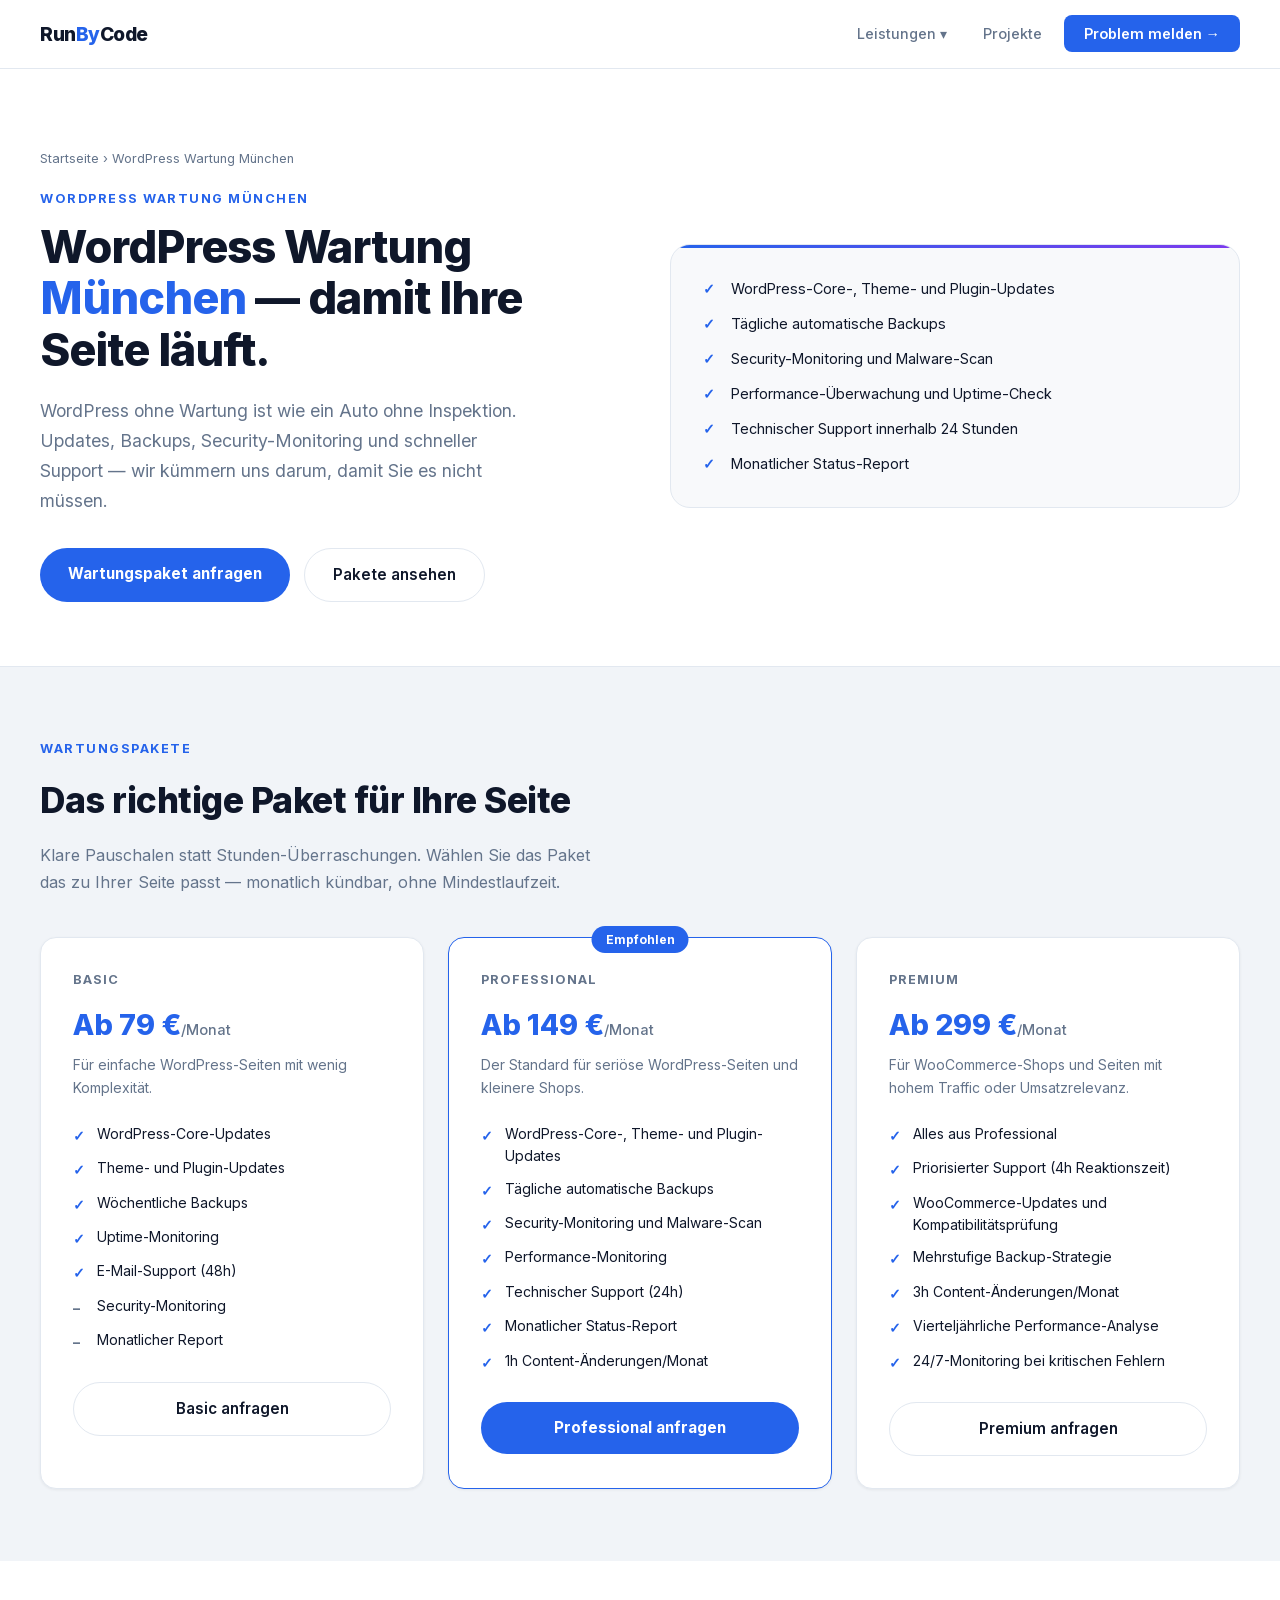
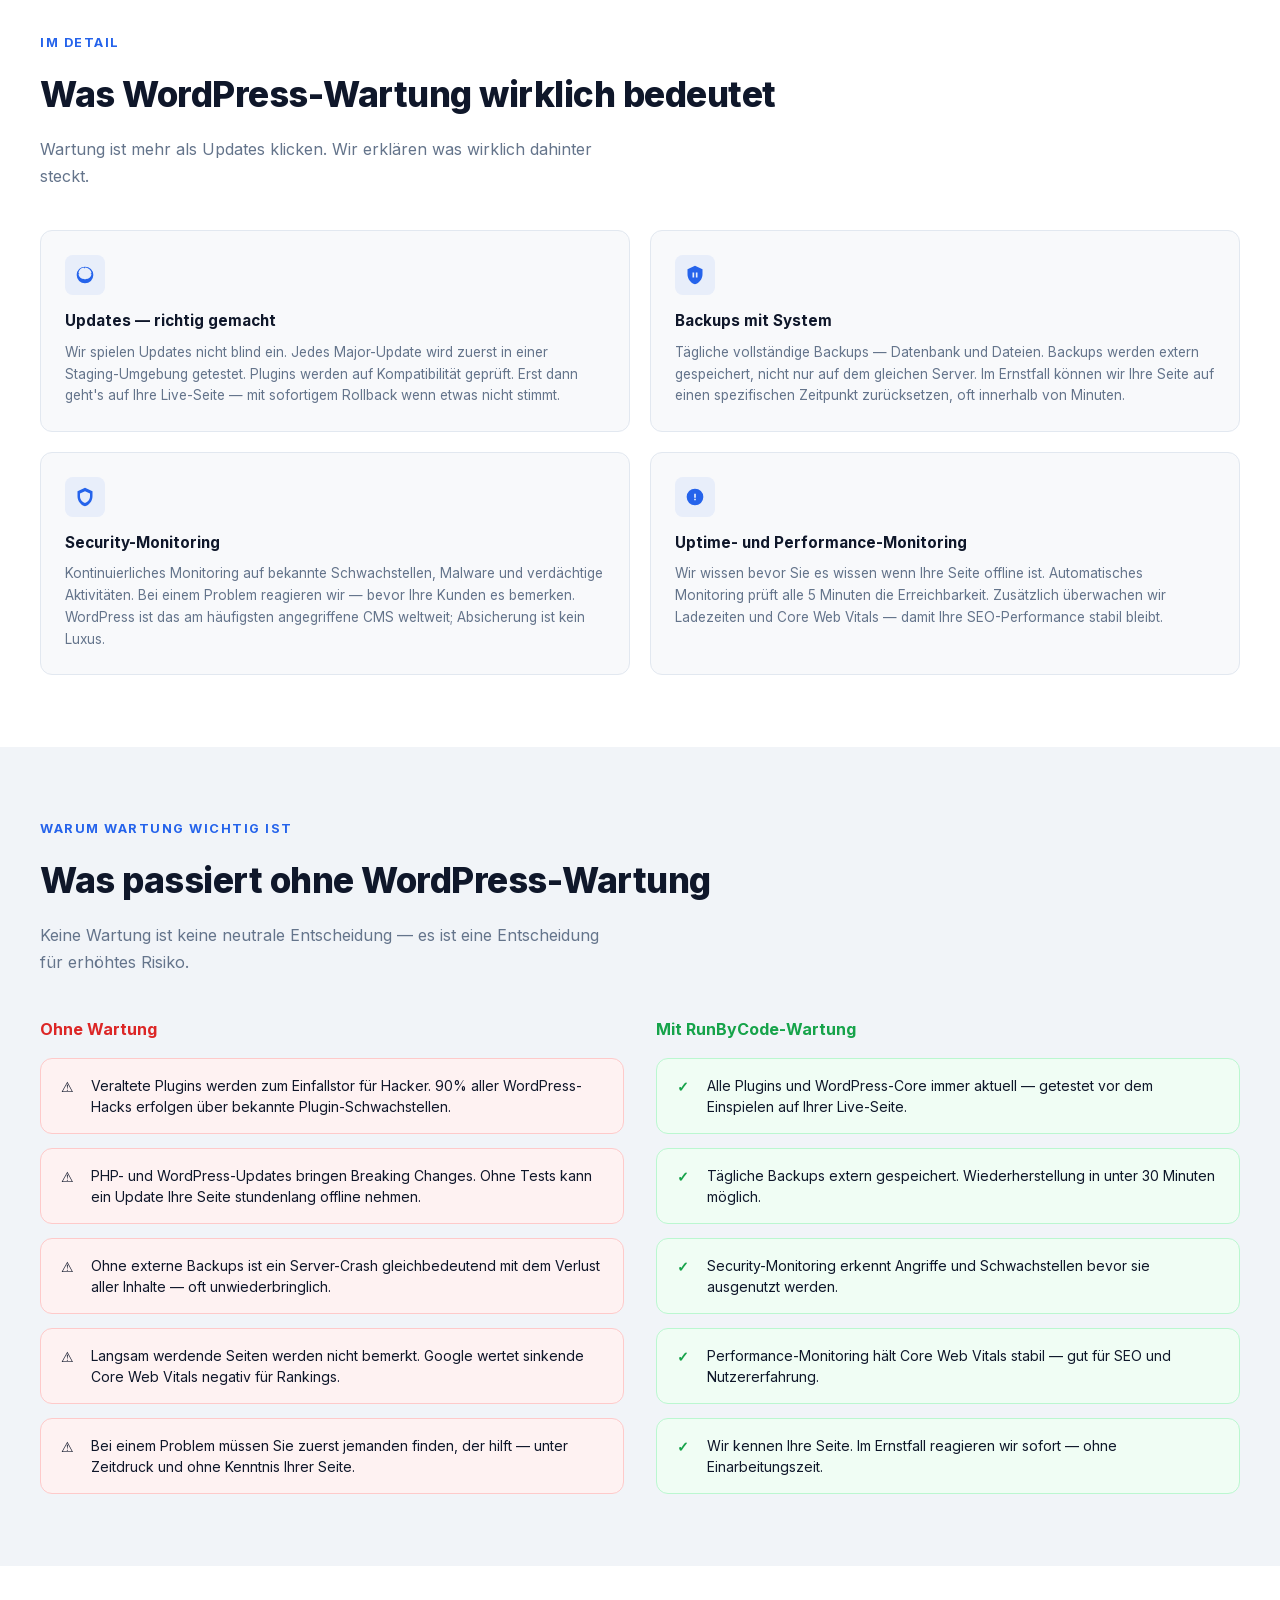
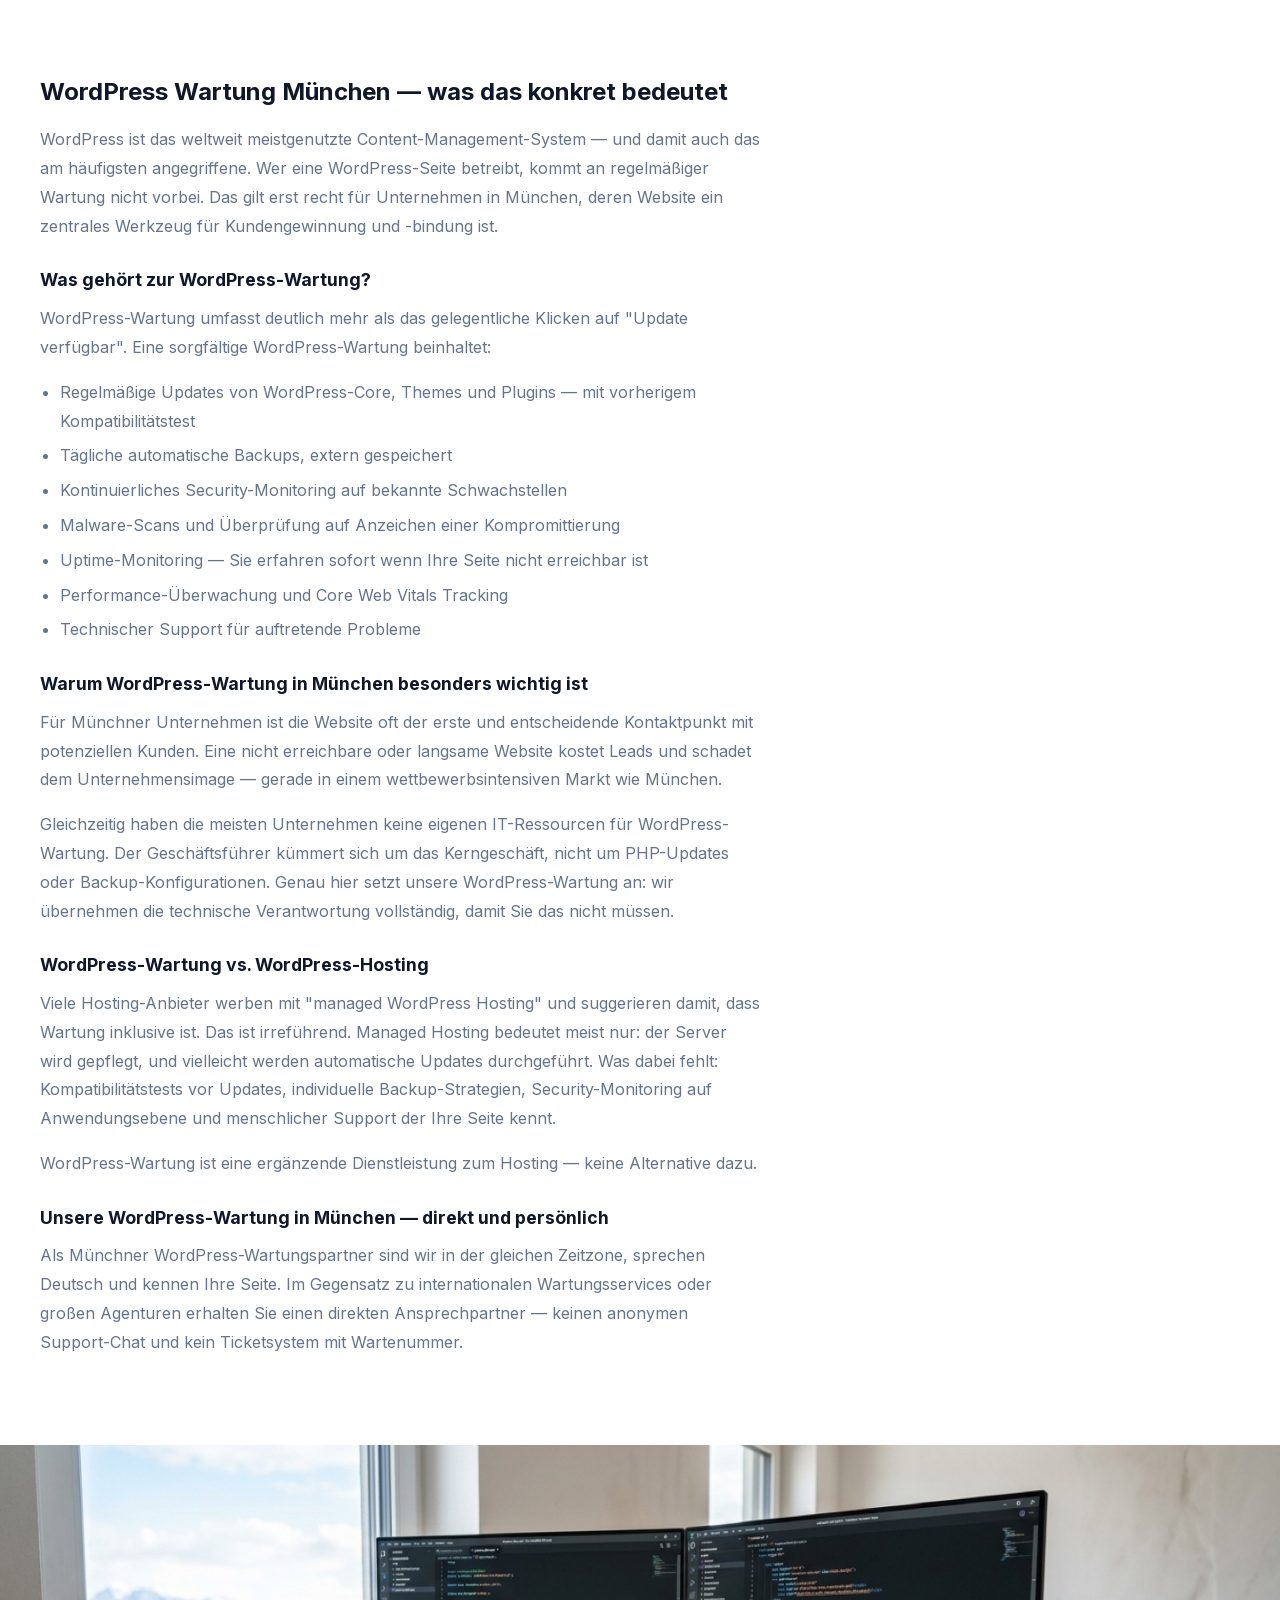
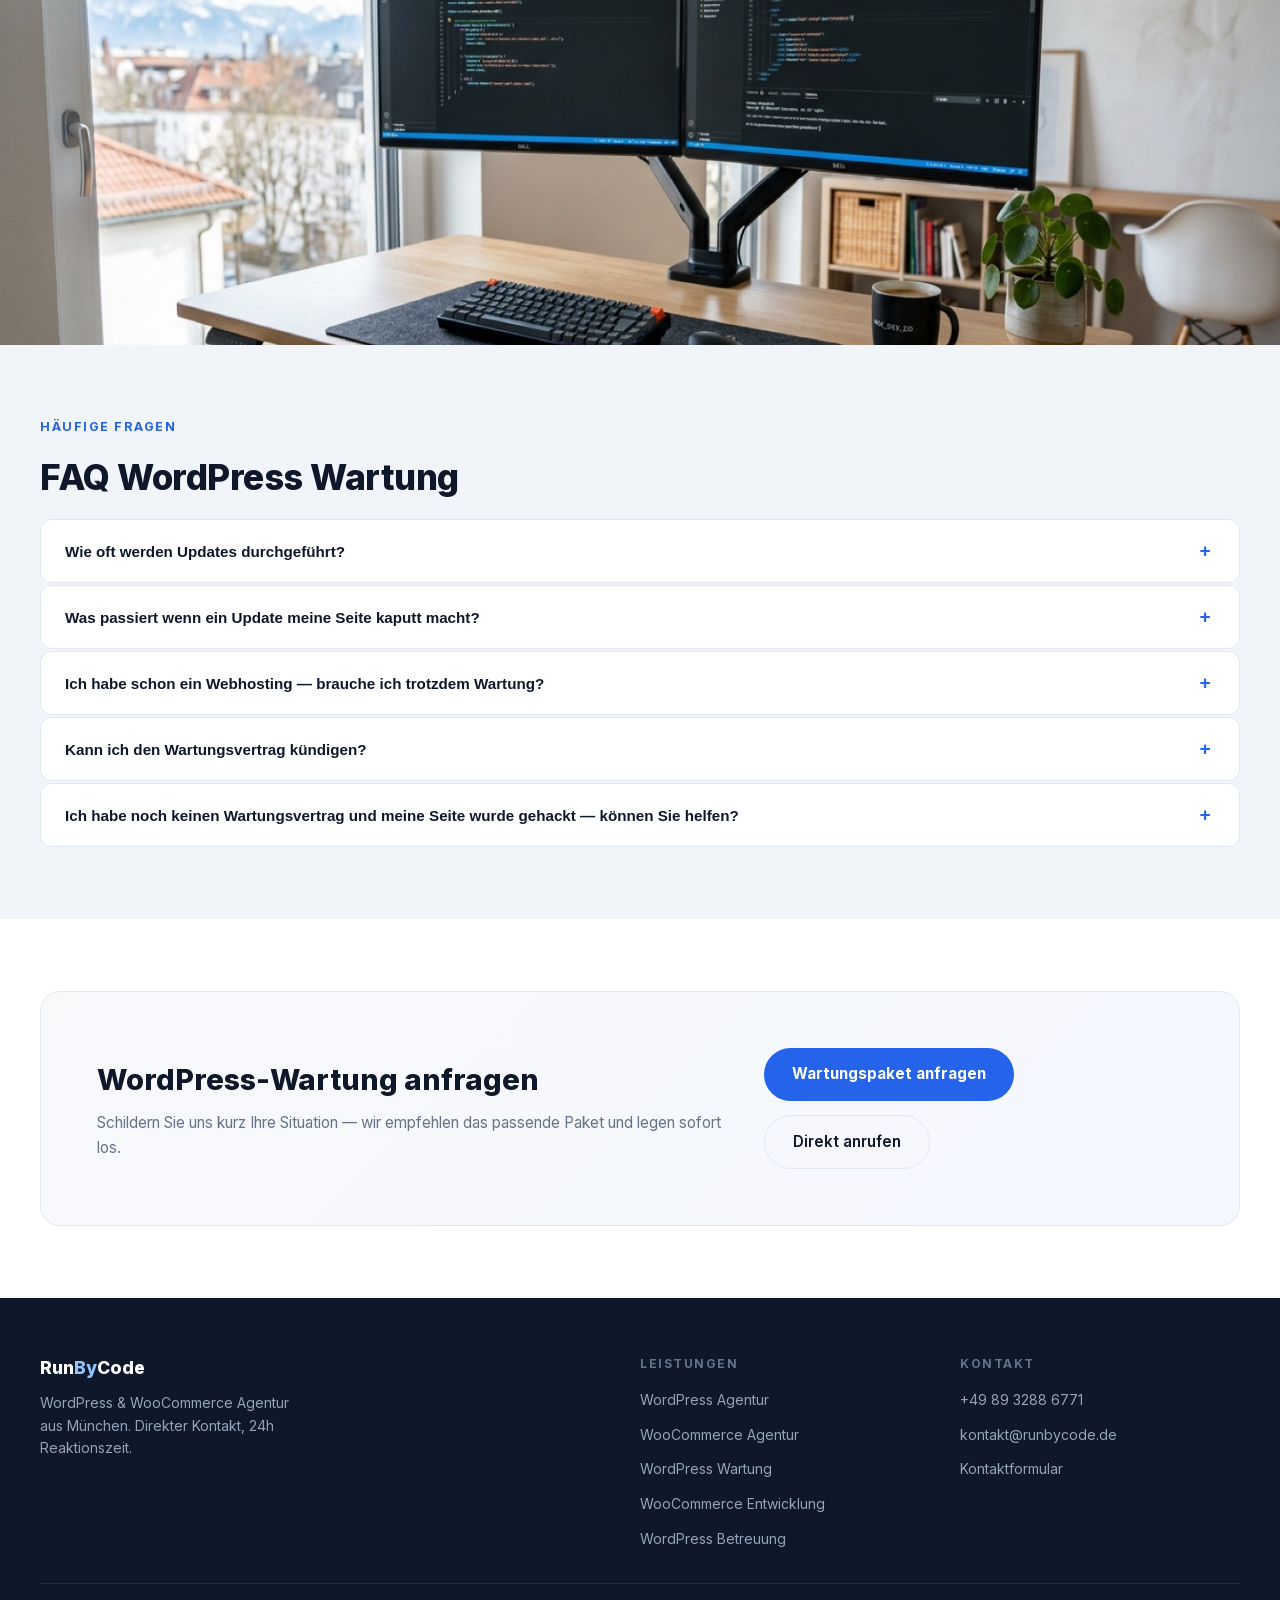
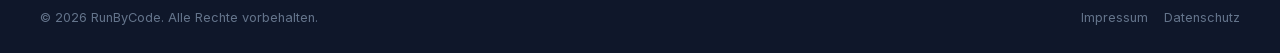
<file: wordpress-wartung/index.html>
<!DOCTYPE html>
<html lang="de">
<head>
  <meta charset="UTF-8">
  <meta name="viewport" content="width=device-width, initial-scale=1.0">
  <title>WordPress Wartung München | Wartungsservice ab 79 €/Monat | RunByCode</title>
  <meta name="description" content="WordPress Wartung München: Updates, Backups, Security-Monitoring und schneller Support. RunByCode kümmert sich — Sie konzentrieren sich aufs Wesentliche. Jetzt Wartungspaket anfragen.">
  <link rel="canonical" href="https://runbycode.de/wordpress-wartung/">

  <!-- Open Graph -->
  <meta property="og:type" content="website">
  <meta property="og:url" content="https://runbycode.de/wordpress-wartung/">
  <meta property="og:title" content="WordPress Wartung München | Wartungsservice ab 79 €/Monat | RunByCode">
  <meta property="og:description" content="WordPress Wartung München: Updates, Backups, Security-Monitoring. Direkt vom Entwickler. Ab 79 €/Monat, monatlich kündbar.">
  <meta property="og:image" content="https://runbycode.de/wp-content/uploads/2024/12/runbycode_home_hero_bg.webp">
  <meta property="og:locale" content="de_DE">
  <meta property="og:site_name" content="RunByCode">
  <meta name="twitter:card" content="summary_large_image">
  <meta name="twitter:title" content="WordPress Wartung München | RunByCode">
  <meta name="twitter:description" content="WordPress Wartung München: Updates, Backups, Security-Monitoring. Ab 79 €/Monat.">
  <meta name="twitter:image" content="https://runbycode.de/wp-content/uploads/2024/12/runbycode_home_hero_bg.webp">

  <!-- Self-hosted Inter font (DSGVO-konform) -->
  <style>
    @font-face {
      font-family: 'Inter';
      font-style: normal;
      font-weight: 100 900;
      font-display: swap;
      src: url('/fonts/inter-latin.woff2') format('woff2');
      unicode-range: U+0000-00FF, U+0131, U+0152-0153, U+02BB-02BC, U+02C6, U+02DA, U+02DC, U+0304, U+0308, U+0329, U+2000-206F, U+20AC, U+2122, U+2191, U+2193, U+2212, U+2215, U+FEFF, U+FFFD;
    }
  
    /* Image break sections */
    .img-break { padding: 0; overflow: hidden; line-height: 0; margin: 0; }
    .img-break img { width: 100%; height: 500px; object-fit: cover; object-position: center 30%; display: block; }
    .img-break-sm img { height: 340px; }
    .img-focus-team { object-position: center 35%; }
    .img-focus-workspace { object-position: center 45%; }
    .img-focus-city { object-position: center 55%; }
    .img-focus-results { object-position: center 40%; }
    @media (max-width: 768px) {
      .img-break img { height: 240px; object-position: center 35%; }
      .img-break-sm img { height: 200px; }
    }

  </style>

  <script type="application/ld+json">
  {
    "@context": "https://schema.org",
    "@type": "ProfessionalService",
    "name": "RunByCode",
    "description": "WordPress Wartung München — Wartungsservice mit Updates, Backups und Security direkt vom Entwickler",
    "url": "https://runbycode.de/wordpress-wartung/",
    "telephone": "+4989328867710",
    "email": "kontakt@runbycode.de",
    "address": {
      "@type": "PostalAddress",
      "addressLocality": "München",
      "addressRegion": "Bayern",
      "addressCountry": "DE"
    },
    "geo": {
      "@type": "GeoCoordinates",
      "latitude": 48.1351,
      "longitude": 11.5820
    },
    "openingHoursSpecification": [
      {
        "@type": "OpeningHoursSpecification",
        "dayOfWeek": ["Monday","Tuesday","Wednesday","Thursday","Friday"],
        "opens": "09:00",
        "closes": "18:00"
      }
    ],
    "priceRange": "€€",
    "areaServed": ["München", "Bayern", "Deutschland"],
    "serviceType": "WordPress Wartung",
    "hasOfferCatalog": {
      "@type": "OfferCatalog",
      "name": "WordPress Wartungspakete",
      "itemListElement": [
        {"@type": "Offer", "name": "Basic Wartung", "price": "79", "priceCurrency": "EUR", "priceSpecification": {"@type": "UnitPriceSpecification", "price": "79", "priceCurrency": "EUR", "billingDuration": "P1M"}},
        {"@type": "Offer", "name": "Professional Wartung", "price": "149", "priceCurrency": "EUR"},
        {"@type": "Offer", "name": "Premium Wartung", "price": "299", "priceCurrency": "EUR"}
      ]
    }
  }
  </script>
  <script type="application/ld+json">
  {
    "@context": "https://schema.org",
    "@type": "FAQPage",
    "mainEntity": [
      {
        "@type": "Question",
        "name": "Wie oft werden Updates durchgeführt?",
        "acceptedAnswer": {
          "@type": "Answer",
          "text": "Minor-Updates (Sicherheits-Patches) werden innerhalb von 24-48 Stunden eingespielt. Major-Updates werden zuerst auf einer Test-Umgebung geprüft — typischerweise innerhalb einer Woche nach Release."
        }
      },
      {
        "@type": "Question",
        "name": "Was passiert wenn ein Update meine Seite kaputt macht?",
        "acceptedAnswer": {
          "@type": "Answer",
          "text": "Dann machen wir es rückgängig — sofort. Durch unsere Backup-Strategie können wir Ihre Seite innerhalb von Minuten auf den Stand vor dem Update zurücksetzen."
        }
      },
      {
        "@type": "Question",
        "name": "Ich habe schon ein Webhosting — brauche ich trotzdem Wartung?",
        "acceptedAnswer": {
          "@type": "Answer",
          "text": "Ja. Hosting und Wartung sind zwei verschiedene Dinge. Ihr Hosting-Anbieter stellt Server-Ressourcen zur Verfügung. Was er nicht macht: WordPress-Plugins testen, Ihre Seite auf Malware prüfen, bei Problemen auf Ihrer spezifischen Installation helfen."
        }
      },
      {
        "@type": "Question",
        "name": "Kann ich den Wartungsvertrag kündigen?",
        "acceptedAnswer": {
          "@type": "Answer",
          "text": "Ja, mit einem Monat Vorlauf zum Monatsende. Keine Mindestlaufzeit, keine Kündigungsgebühren."
        }
      }
    ]
  }
  </script>

  <style>
    *, *::before, *::after { box-sizing: border-box; margin: 0; padding: 0; }
    :root {
      --bg: #ffffff; --bg2: #f8f9fb; --bg3: #f1f4f8;
      --accent: #2563eb; --accent2: #1d4ed8; --accent-faint: rgba(37,99,235,0.08);
      --txt: #0f172a; --muted: #64748b; --border: #e2e8f0; --white: #fff;
      --r: 12px; --max: 1200px;
    }
    html { scroll-behavior: smooth; }
    body { font-family: 'Inter', -apple-system, BlinkMacSystemFont, 'Segoe UI', sans-serif; background: var(--bg); color: var(--txt); line-height: 1.6; }
    nav { position: sticky; top: 0; z-index: 100; background: rgba(255,255,255,0.95); backdrop-filter: blur(12px); border-bottom: 1px solid var(--border); padding: 0 24px; }
    .nav-inner { max-width: var(--max); margin: 0 auto; display: flex; align-items: center; justify-content: space-between; height: 68px; }
    .nav-logo { font-size: 1.2rem; font-weight: 800; color: #0f172a; text-decoration: none; letter-spacing: -0.5px; }
    .nav-logo:hover { opacity: 0.85; }
    .nav-links { display: flex; align-items: center; gap: 8px; list-style: none; }
    .nav-links a { color: var(--muted); text-decoration: none; font-size: 0.9rem; font-weight: 500; padding: 8px 14px; border-radius: 8px; transition: all .2s; }
    .nav-links a:hover { color: var(--txt); background: var(--bg2); }
    .nav-links a:not(.nav-cta) { position: relative; }
    .nav-links a:not(.nav-cta)::after { content: ""; position: absolute; bottom: -2px; left: 8px; right: 8px; height: 2px; background: var(--accent); width: 0; transition: width 0.2s ease; }
    .nav-links a:not(.nav-cta):hover::after { width: calc(100% - 16px); }
    .nav-cta { background: var(--accent); color: #fff !important; padding: 10px 20px !important; border-radius: 8px !important; font-weight: 600 !important; }
    .nav-cta:hover { background: var(--accent2) !important; }
    .dropdown { position: relative; }
    .dropdown-menu { display: none; position: absolute; top: calc(100% + 8px); left: 0; background: var(--bg2); border: 1px solid var(--border); border-radius: var(--r); padding: 8px; min-width: 240px; box-shadow: 0 12px 40px rgba(0,0,0,0.1); }
    .dropdown.open .dropdown-menu { display: block; }
    .dropdown-menu a { display: block; color: var(--muted); text-decoration: none; font-size: 0.875rem; padding: 10px 14px; border-radius: 8px; transition: all .2s; }
    .dropdown-menu a:hover { color: var(--txt); background: var(--accent-faint); }
    .hamburger { display: none; background: none; border: none; cursor: pointer; padding: 8px; }
    .hamburger span { display: block; width: 22px; height: 2px; background: var(--txt); margin: 5px 0; }
    @media (max-width: 768px) {
      .nav-links { display: none; flex-direction: column; position: fixed; top: 68px; left: 0; right: 0; background: var(--bg); padding: 24px; border-bottom: 1px solid var(--border); }
      .nav-links.open { display: flex; }
      .hamburger { display: block; }
      .dropdown-menu { position: static; box-shadow: none; border: none; padding: 4px 0 4px 12px; }
      .dropdown.open .dropdown-menu { display: block; }
    }
    /* Page */
    .page-hero { padding: 80px 24px 64px; border-bottom: 1px solid var(--border); }
    .page-hero .container { max-width: var(--max); margin: 0 auto; display: grid; grid-template-columns: 1fr 1fr; gap: 60px; align-items: center; }
    .breadcrumb { color: var(--muted); font-size: 0.8rem; margin-bottom: 20px; }
    .breadcrumb a { color: var(--muted); text-decoration: none; } .breadcrumb a:hover { color: var(--accent); }
    .section-label { color: var(--accent); font-size: 0.8rem; font-weight: 700; text-transform: uppercase; letter-spacing: 1.5px; margin-bottom: 12px; }
    h1 { font-size: clamp(2rem, 4vw, 2.8rem); font-weight: 800; letter-spacing: -1px; margin-bottom: 20px; line-height: 1.15; }
    h1 span { color: var(--accent); }
    .hero-sub { font-size: 1.1rem; color: var(--muted); line-height: 1.7; margin-bottom: 32px; max-width: 500px; }
    .btn-primary { background: var(--accent); color: var(--white); padding: 14px 28px; border-radius: 999px; font-weight: 700; font-size: 0.95rem; text-decoration: none; display: inline-block; transition: all .2s; }
    .btn-primary:hover { background: var(--accent2); transform: translateY(-1px); box-shadow: 0 8px 24px rgba(37,99,235,0.2); }
    .btn-secondary { background: transparent; color: var(--txt); padding: 14px 28px; border-radius: 999px; font-weight: 600; font-size: 0.95rem; text-decoration: none; border: 1px solid var(--border); transition: all .2s; display: inline-block; }
    .btn-secondary:hover { border-color: var(--accent); color: var(--accent); }
    .hero-btns { display: flex; gap: 14px; flex-wrap: wrap; }
    .hero-box { background: var(--bg2); border: 1px solid var(--border); border-radius: 20px; padding: 32px; position: relative; overflow: hidden; }
    .hero-box::before { content: ''; position: absolute; top: 0; left: 0; right: 0; height: 3px; background: linear-gradient(90deg, var(--accent), #7c3aed); }
    .check-list { list-style: none; display: flex; flex-direction: column; gap: 12px; }
    .check-list li { display: flex; align-items: center; gap: 10px; font-size: 0.9rem; }
    .check-list li::before { content: '✓'; color: var(--accent); font-weight: 700; min-width: 18px; }
    @media (max-width: 768px) { .page-hero .container { grid-template-columns: 1fr; } .hero-box { display: none; } }
    section { padding: 72px 24px; }
    .container { max-width: var(--max); margin: 0 auto; }
    .section-title { font-size: clamp(1.6rem, 3vw, 2.2rem); font-weight: 800; letter-spacing: -0.5px; margin-bottom: 14px; }
    .section-subtitle { color: var(--muted); font-size: 1rem; line-height: 1.7; max-width: 560px; margin-bottom: 40px; }
    /* Packages */
    .packages { background: var(--bg3); }
    .pkg-grid { display: grid; grid-template-columns: repeat(3, 1fr); gap: 24px; }
    .pkg-card { background: #fff; border: 1px solid var(--border); border-radius: 16px; padding: 32px; position: relative; transition: all .25s; box-shadow: 0 1px 3px rgba(0,0,0,0.06); }
    .pkg-card:hover { border-color: rgba(37,99,235,0.2); transform: translateY(-3px); }
    .pkg-card.featured { border-color: var(--accent); }
    .pkg-badge { position: absolute; top: -12px; left: 50%; transform: translateX(-50%); background: var(--accent); color: var(--white); font-size: 0.75rem; font-weight: 700; padding: 4px 14px; border-radius: 100px; white-space: nowrap; }
    .pkg-name { font-size: 0.8rem; font-weight: 700; text-transform: uppercase; letter-spacing: 1px; color: var(--muted); margin-bottom: 12px; }
    .pkg-price { font-size: 1.8rem; font-weight: 800; color: var(--accent); margin-bottom: 6px; }
    .pkg-price span { font-size: 0.9rem; font-weight: 500; color: var(--muted); }
    .pkg-desc { color: var(--muted); font-size: 0.875rem; margin-bottom: 24px; line-height: 1.6; }
    .pkg-features { list-style: none; display: flex; flex-direction: column; gap: 10px; margin-bottom: 28px; }
    .pkg-features li { display: flex; gap: 8px; font-size: 0.875rem; align-items: flex-start; }
    .pkg-features li::before { content: '✓'; color: var(--accent); font-weight: 700; min-width: 16px; margin-top: 2px; }
    .pkg-features li.no::before { content: '–'; color: var(--muted); }
    @media (max-width: 900px) { .pkg-grid { grid-template-columns: 1fr; } }
    /* What's included */
    .included-grid { display: grid; grid-template-columns: repeat(2, 1fr); gap: 20px; }
    .included-card { background: var(--bg2); border: 1px solid var(--border); border-radius: var(--r); padding: 24px; transition: border-color .2s; }
    .included-card:hover { border-color: rgba(37,99,235,0.15); }
    .included-icon { width: 40px; height: 40px; border-radius: 8px; background: var(--accent-faint); display: flex; align-items: center; justify-content: center; margin-bottom: 14px; }
    .included-icon svg { width: 20px; height: 20px; fill: var(--accent); }
    .included-card h3 { font-size: 0.95rem; font-weight: 700; margin-bottom: 8px; }
    .included-card p { color: var(--muted); font-size: 0.85rem; line-height: 1.6; }
    @media (max-width: 600px) { .included-grid { grid-template-columns: 1fr; } }
    /* Why */
    .why-section { background: var(--bg3); }
    .risks-grid { display: grid; grid-template-columns: 1fr 1fr; gap: 32px; }
    .risk-list { display: flex; flex-direction: column; gap: 14px; }
    .risk-item { background: #fef2f2; border: 1px solid #fecaca; border-radius: var(--r); padding: 16px 20px; display: flex; gap: 12px; align-items: flex-start; }
    .risk-item::before { content: '⚠'; font-size: 0.9rem; min-width: 18px; }
    .risk-item p { font-size: 0.875rem; line-height: 1.5; }
    .safe-list { display: flex; flex-direction: column; gap: 14px; }
    .safe-item { background: #f0fdf4; border: 1px solid #bbf7d0; border-radius: var(--r); padding: 16px 20px; display: flex; gap: 12px; align-items: flex-start; }
    .safe-item::before { content: '✓'; color: #16a34a; font-weight: 700; font-size: 0.9rem; min-width: 18px; }
    .safe-item p { font-size: 0.875rem; line-height: 1.5; }
    .risk-title { font-size: 1rem; font-weight: 700; margin-bottom: 16px; }
    @media (max-width: 768px) { .risks-grid { grid-template-columns: 1fr; } }
    /* FAQ */
    .faq-list { display: flex; flex-direction: column; gap: 2px; }
    .faq-item { border: 1px solid var(--border); border-radius: var(--r); overflow: hidden; background: #fff; }
    .faq-q { width: 100%; background: #fff; border: none; padding: 20px 24px; display: flex; justify-content: space-between; align-items: center; cursor: pointer; font-size: 0.95rem; font-weight: 600; color: var(--txt); text-align: left; transition: background .15s; }
    .faq-q:hover { background: rgba(37,99,235,0.04); }
    .faq-q .faq-icon { color: var(--accent); font-size: 1.2rem; transition: transform .25s; min-width: 20px; text-align: center; }
    .faq-q.active .faq-icon { transform: rotate(45deg); }
    .faq-a { display: none; padding: 16px 24px 20px; background: #fff; color: var(--muted); font-size: 0.9rem; line-height: 1.7; }
    .faq-a.open { display: block; }
    /* Content */
    .content-section .content-body { max-width: 720px; color: var(--muted); line-height: 1.8; }
    .content-body h2 { color: var(--txt); font-size: 1.5rem; font-weight: 700; margin: 32px 0 12px; }
    .content-body h3 { color: var(--txt); font-size: 1.1rem; font-weight: 700; margin: 24px 0 8px; }
    .content-body p { margin-bottom: 16px; }
    .content-body ul { margin: 12px 0 16px 20px; }
    .content-body ul li { margin-bottom: 6px; }
    /* CTA */
    .cta-box { background: linear-gradient(135deg, var(--bg2), rgba(37,99,235,0.05)); border: 1px solid var(--border); border-radius: 20px; padding: 56px; display: flex; align-items: center; justify-content: space-between; gap: 32px; }
    .cta-box h2 { font-size: clamp(1.4rem, 2.5vw, 1.8rem); font-weight: 800; margin-bottom: 8px; }
    .cta-box p { color: var(--muted); font-size: 0.95rem; }
    @media (max-width: 768px) { .cta-box { flex-direction: column; text-align: center; padding: 36px 24px; } }
    footer { background: #0f172a; border-top: none; padding: 56px 24px 24px; }
    .footer-inner { max-width: var(--max); margin: 0 auto; }
    .footer-grid { display: grid; grid-template-columns: 2fr 1fr 1fr; gap: 40px; margin-bottom: 32px; }
    .footer-logo { font-size: 1.1rem; font-weight: 800; color: #fff; text-decoration: none; display: inline-block; margin-bottom: 10px; }
    .footer-brand p { color: #94a3b8; font-size: 0.875rem; line-height: 1.6; max-width: 260px; }
    .footer-col h4 { font-size: 0.75rem; font-weight: 700; text-transform: uppercase; letter-spacing: 1.5px; color: #64748b; margin-bottom: 14px; }
    .footer-col ul { list-style: none; display: flex; flex-direction: column; gap: 9px; }
    .footer-col a { color: #94a3b8; text-decoration: none; font-size: 0.875rem; }
    .footer-col a:hover { color: #fff; }
    .footer-bottom { border-top: 1px solid rgba(255,255,255,0.08); padding-top: 24px; display: flex; justify-content: space-between; flex-wrap: wrap; gap: 10px; }
    .footer-bottom p, .footer-bottom a { color: #64748b; font-size: 0.8rem; text-decoration: none; }
    .footer-bottom a:hover { color: #94a3b8; }
    @media (max-width: 768px) { .footer-grid { grid-template-columns: 1fr; } }
  </style>
</head>
<body>
<nav>
  <div class="nav-inner">
    <a href="/" class="nav-logo">Run<span style="color:var(--accent)">By</span>Code</a>
    <ul class="nav-links" id="navLinks">
      <li class="dropdown" id="leistungenDropdown">
        <a href="#" class="dropdown-toggle" id="dropdownToggle">Leistungen ▾</a>
        <div class="dropdown-menu">
          <a href="/wordpress-agentur-muenchen/">WordPress Agentur München</a>
          <a href="/woocommerce-agentur-muenchen/">WooCommerce Agentur München</a>
          <a href="/wordpress-wartung/">WordPress Wartung</a>
          <a href="/woocommerce-entwicklung/">WooCommerce Entwicklung</a>
          <a href="/wordpress-betreuung/">WordPress Betreuung</a>
        </div>
      </li>
      <li><a href="/projekte/">Projekte</a></li>
      <li><a href="/kontakt/" class="nav-cta">Problem melden →</a></li>
    </ul>
    <button class="hamburger" id="hamburger"><span></span><span></span><span></span></button>
  </div>
</nav>

<div class="page-hero">
  <div class="container">
    <div>
      <div class="breadcrumb"><a href="/">Startseite</a> › WordPress Wartung München</div>
      <div class="section-label">WordPress Wartung München</div>
      <h1>WordPress Wartung <span>München</span> — damit Ihre Seite läuft.</h1>
      <p class="hero-sub">WordPress ohne Wartung ist wie ein Auto ohne Inspektion. Updates, Backups, Security-Monitoring und schneller Support — wir kümmern uns darum, damit Sie es nicht müssen.</p>
      <div class="hero-btns">
        <a href="/kontakt/" class="btn-primary">Wartungspaket anfragen</a>
        <a href="#pakete" class="btn-secondary">Pakete ansehen</a>
      </div>
    </div>
    <div class="hero-box">
      <ul class="check-list">
        <li>WordPress-Core-, Theme- und Plugin-Updates</li>
        <li>Tägliche automatische Backups</li>
        <li>Security-Monitoring und Malware-Scan</li>
        <li>Performance-Überwachung und Uptime-Check</li>
        <li>Technischer Support innerhalb 24 Stunden</li>
        <li>Monatlicher Status-Report</li>
      </ul>
    </div>
  </div>
</div>

<!-- PAKETE -->
<section class="packages" id="pakete">
  <div class="container">
    <div class="section-label">Wartungspakete</div>
    <h2 class="section-title">Das richtige Paket für Ihre Seite</h2>
    <p class="section-subtitle">Klare Pauschalen statt Stunden-Überraschungen. Wählen Sie das Paket das zu Ihrer Seite passt — monatlich kündbar, ohne Mindestlaufzeit.</p>
    <div class="pkg-grid">

      <div class="pkg-card">
        <div class="pkg-name">Basic</div>
        <div class="pkg-price">Ab 79 €<span>/Monat</span></div>
        <p class="pkg-desc">Für einfache WordPress-Seiten mit wenig Komplexität.</p>
        <ul class="pkg-features">
          <li>WordPress-Core-Updates</li>
          <li>Theme- und Plugin-Updates</li>
          <li>Wöchentliche Backups</li>
          <li>Uptime-Monitoring</li>
          <li>E-Mail-Support (48h)</li>
          <li class="no">Security-Monitoring</li>
          <li class="no">Monatlicher Report</li>
        </ul>
        <a href="/kontakt/" class="btn-secondary" style="width:100%; text-align:center;">Basic anfragen</a>
      </div>

      <div class="pkg-card featured">
        <div class="pkg-badge">Empfohlen</div>
        <div class="pkg-name">Professional</div>
        <div class="pkg-price">Ab 149 €<span>/Monat</span></div>
        <p class="pkg-desc">Der Standard für seriöse WordPress-Seiten und kleinere Shops.</p>
        <ul class="pkg-features">
          <li>WordPress-Core-, Theme- und Plugin-Updates</li>
          <li>Tägliche automatische Backups</li>
          <li>Security-Monitoring und Malware-Scan</li>
          <li>Performance-Monitoring</li>
          <li>Technischer Support (24h)</li>
          <li>Monatlicher Status-Report</li>
          <li>1h Content-Änderungen/Monat</li>
        </ul>
        <a href="/kontakt/" class="btn-primary" style="width:100%; text-align:center;">Professional anfragen</a>
      </div>

      <div class="pkg-card">
        <div class="pkg-name">Premium</div>
        <div class="pkg-price">Ab 299 €<span>/Monat</span></div>
        <p class="pkg-desc">Für WooCommerce-Shops und Seiten mit hohem Traffic oder Umsatzrelevanz.</p>
        <ul class="pkg-features">
          <li>Alles aus Professional</li>
          <li>Priorisierter Support (4h Reaktionszeit)</li>
          <li>WooCommerce-Updates und Kompatibilitätsprüfung</li>
          <li>Mehrstufige Backup-Strategie</li>
          <li>3h Content-Änderungen/Monat</li>
          <li>Vierteljährliche Performance-Analyse</li>
          <li>24/7-Monitoring bei kritischen Fehlern</li>
        </ul>
        <a href="/kontakt/" class="btn-secondary" style="width:100%; text-align:center;">Premium anfragen</a>
      </div>

    </div>
  </div>
</section>

<!-- WHAT'S INCLUDED -->
<section>
  <div class="container">
    <div class="section-label">Im Detail</div>
    <h2 class="section-title">Was WordPress-Wartung wirklich bedeutet</h2>
    <p class="section-subtitle">Wartung ist mehr als Updates klicken. Wir erklären was wirklich dahinter steckt.</p>
    <div class="included-grid">
      <div class="included-card">
        <div class="included-icon"><svg viewBox="0 0 24 24"><path d="M12 2a10 10 0 1 0 0 20A10 10 0 0 0 12 2zm1 14.93V17h-2v-.07A8.001 8.001 0 0 1 4.07 11H5v-1H4.07A8.001 8.001 0 0 1 11 3.07V4h1v-.93A8.001 8.001 0 0 1 19.93 10H19v1h.93A8.001 8.001 0 0 1 13 16.93z"/></svg></div>
        <h3>Updates — richtig gemacht</h3>
        <p>Wir spielen Updates nicht blind ein. Jedes Major-Update wird zuerst in einer Staging-Umgebung getestet. Plugins werden auf Kompatibilität geprüft. Erst dann geht's auf Ihre Live-Seite — mit sofortigem Rollback wenn etwas nicht stimmt.</p>
      </div>
      <div class="included-card">
        <div class="included-icon"><svg viewBox="0 0 24 24"><path d="M12 1L3 5v6c0 5.55 3.84 10.74 9 12 5.16-1.26 9-6.45 9-12V5l-9-4zm-1 14H9V9h2v6zm4 0h-2V9h2v6z"/></svg></div>
        <h3>Backups mit System</h3>
        <p>Tägliche vollständige Backups — Datenbank und Dateien. Backups werden extern gespeichert, nicht nur auf dem gleichen Server. Im Ernstfall können wir Ihre Seite auf einen spezifischen Zeitpunkt zurücksetzen, oft innerhalb von Minuten.</p>
      </div>
      <div class="included-card">
        <div class="included-icon"><svg viewBox="0 0 24 24"><path d="M12 1L3 5v6c0 5.55 3.84 10.74 9 12 5.16-1.26 9-6.45 9-12V5l-9-4zm0 4l6 2.67V11c0 3.68-2.53 7.11-6 8.13C8.53 18.11 6 14.68 6 11V7.67L12 5z"/></svg></div>
        <h3>Security-Monitoring</h3>
        <p>Kontinuierliches Monitoring auf bekannte Schwachstellen, Malware und verdächtige Aktivitäten. Bei einem Problem reagieren wir — bevor Ihre Kunden es bemerken. WordPress ist das am häufigsten angegriffene CMS weltweit; Absicherung ist kein Luxus.</p>
      </div>
      <div class="included-card">
        <div class="included-icon"><svg viewBox="0 0 24 24"><path d="M12 2a10 10 0 1 0 0 20A10 10 0 0 0 12 2zm-1 6h2v5h-2V8zm0 6h2v2h-2v-2z"/></svg></div>
        <h3>Uptime- und Performance-Monitoring</h3>
        <p>Wir wissen bevor Sie es wissen wenn Ihre Seite offline ist. Automatisches Monitoring prüft alle 5 Minuten die Erreichbarkeit. Zusätzlich überwachen wir Ladezeiten und Core Web Vitals — damit Ihre SEO-Performance stabil bleibt.</p>
      </div>
    </div>
  </div>
</section>

<!-- WHY MAINTENANCE MATTERS -->
<section class="why-section">
  <div class="container">
    <div class="section-label">Warum Wartung wichtig ist</div>
    <h2 class="section-title">Was passiert ohne WordPress-Wartung</h2>
    <p class="section-subtitle">Keine Wartung ist keine neutrale Entscheidung — es ist eine Entscheidung für erhöhtes Risiko.</p>
    <div class="risks-grid">
      <div>
        <div class="risk-title" style="color:#dc2626;">Ohne Wartung</div>
        <div class="risk-list">
          <div class="risk-item"><p>Veraltete Plugins werden zum Einfallstor für Hacker. 90% aller WordPress-Hacks erfolgen über bekannte Plugin-Schwachstellen.</p></div>
          <div class="risk-item"><p>PHP- und WordPress-Updates bringen Breaking Changes. Ohne Tests kann ein Update Ihre Seite stundenlang offline nehmen.</p></div>
          <div class="risk-item"><p>Ohne externe Backups ist ein Server-Crash gleichbedeutend mit dem Verlust aller Inhalte — oft unwiederbringlich.</p></div>
          <div class="risk-item"><p>Langsam werdende Seiten werden nicht bemerkt. Google wertet sinkende Core Web Vitals negativ für Rankings.</p></div>
          <div class="risk-item"><p>Bei einem Problem müssen Sie zuerst jemanden finden, der hilft — unter Zeitdruck und ohne Kenntnis Ihrer Seite.</p></div>
        </div>
      </div>
      <div>
        <div class="risk-title" style="color:#16a34a;">Mit RunByCode-Wartung</div>
        <div class="safe-list">
          <div class="safe-item"><p>Alle Plugins und WordPress-Core immer aktuell — getestet vor dem Einspielen auf Ihrer Live-Seite.</p></div>
          <div class="safe-item"><p>Tägliche Backups extern gespeichert. Wiederherstellung in unter 30 Minuten möglich.</p></div>
          <div class="safe-item"><p>Security-Monitoring erkennt Angriffe und Schwachstellen bevor sie ausgenutzt werden.</p></div>
          <div class="safe-item"><p>Performance-Monitoring hält Core Web Vitals stabil — gut für SEO und Nutzererfahrung.</p></div>
          <div class="safe-item"><p>Wir kennen Ihre Seite. Im Ernstfall reagieren wir sofort — ohne Einarbeitungszeit.</p></div>
        </div>
      </div>
    </div>
  </div>
</section>

<!-- CONTENT SEO -->
<section class="content-section">
  <div class="container">
    <div class="content-body">
      <h2>WordPress Wartung München — was das konkret bedeutet</h2>
      <p>WordPress ist das weltweit meistgenutzte Content-Management-System — und damit auch das am häufigsten angegriffene. Wer eine WordPress-Seite betreibt, kommt an regelmäßiger Wartung nicht vorbei. Das gilt erst recht für Unternehmen in München, deren Website ein zentrales Werkzeug für Kundengewinnung und -bindung ist.</p>

      <h3>Was gehört zur WordPress-Wartung?</h3>
      <p>WordPress-Wartung umfasst deutlich mehr als das gelegentliche Klicken auf "Update verfügbar". Eine sorgfältige WordPress-Wartung beinhaltet:</p>
      <ul>
        <li>Regelmäßige Updates von WordPress-Core, Themes und Plugins — mit vorherigem Kompatibilitätstest</li>
        <li>Tägliche automatische Backups, extern gespeichert</li>
        <li>Kontinuierliches Security-Monitoring auf bekannte Schwachstellen</li>
        <li>Malware-Scans und Überprüfung auf Anzeichen einer Kompromittierung</li>
        <li>Uptime-Monitoring — Sie erfahren sofort wenn Ihre Seite nicht erreichbar ist</li>
        <li>Performance-Überwachung und Core Web Vitals Tracking</li>
        <li>Technischer Support für auftretende Probleme</li>
      </ul>

      <h3>Warum WordPress-Wartung in München besonders wichtig ist</h3>
      <p>Für Münchner Unternehmen ist die Website oft der erste und entscheidende Kontaktpunkt mit potenziellen Kunden. Eine nicht erreichbare oder langsame Website kostet Leads und schadet dem Unternehmensimage — gerade in einem wettbewerbsintensiven Markt wie München.</p>
      <p>Gleichzeitig haben die meisten Unternehmen keine eigenen IT-Ressourcen für WordPress-Wartung. Der Geschäftsführer kümmert sich um das Kerngeschäft, nicht um PHP-Updates oder Backup-Konfigurationen. Genau hier setzt unsere WordPress-Wartung an: wir übernehmen die technische Verantwortung vollständig, damit Sie das nicht müssen.</p>

      <h3>WordPress-Wartung vs. WordPress-Hosting</h3>
      <p>Viele Hosting-Anbieter werben mit "managed WordPress Hosting" und suggerieren damit, dass Wartung inklusive ist. Das ist irreführend. Managed Hosting bedeutet meist nur: der Server wird gepflegt, und vielleicht werden automatische Updates durchgeführt. Was dabei fehlt: Kompatibilitätstests vor Updates, individuelle Backup-Strategien, Security-Monitoring auf Anwendungsebene und menschlicher Support der Ihre Seite kennt.</p>
      <p>WordPress-Wartung ist eine ergänzende Dienstleistung zum Hosting — keine Alternative dazu.</p>

      <h3>Unsere WordPress-Wartung in München — direkt und persönlich</h3>
      <p>Als Münchner WordPress-Wartungspartner sind wir in der gleichen Zeitzone, sprechen Deutsch und kennen Ihre Seite. Im Gegensatz zu internationalen Wartungsservices oder großen Agenturen erhalten Sie einen direkten Ansprechpartner — keinen anonymen Support-Chat und kein Ticketsystem mit Wartenummer.</p>
    </div>
  </div>
</section>


<!-- Image Break -->
<section class="img-break">
  <img class="img-focus-workspace" src="/images/dev-workspace.jpg" srcset="/images/dev-workspace-480.jpg 480w, /images/dev-workspace-768.jpg 768w, /images/dev-workspace-1200.jpg 1200w, /images/dev-workspace.jpg 1440w" alt="" loading="lazy" decoding="async" sizes="100vw" width="1440" height="900" role="presentation">
</section>
<!-- FAQ -->
<section style="background: var(--bg3);">
  <div class="container">
    <div class="section-label">Häufige Fragen</div>
    <h2 class="section-title">FAQ WordPress Wartung</h2>
    <div class="faq-list">
      <div class="faq-item">
        <button class="faq-q" onclick="toggleFaq(this)">
          Wie oft werden Updates durchgeführt?
          <span class="faq-icon">+</span>
        </button>
        <div class="faq-a">Minor-Updates (Sicherheits-Patches) werden innerhalb von 24-48 Stunden eingespielt, nachdem sie verfügbar sind. Major-Updates werden zuerst auf einer Test-Umgebung geprüft — typischerweise innerhalb einer Woche nach Release, wenn keine Kompatibilitätsprobleme auftreten.</div>
      </div>
      <div class="faq-item">
        <button class="faq-q" onclick="toggleFaq(this)">
          Was passiert wenn ein Update meine Seite kaputt macht?
          <span class="faq-icon">+</span>
        </button>
        <div class="faq-a">Dann machen wir es rückgängig — sofort. Durch unsere Backup-Strategie können wir Ihre Seite innerhalb von Minuten auf den Stand vor dem Update zurücksetzen. Genau deshalb testen wir Updates vorher und spielen sie nicht blind ein.</div>
      </div>
      <div class="faq-item">
        <button class="faq-q" onclick="toggleFaq(this)">
          Ich habe schon ein Webhosting — brauche ich trotzdem Wartung?
          <span class="faq-icon">+</span>
        </button>
        <div class="faq-a">Ja. Hosting und Wartung sind zwei verschiedene Dinge. Ihr Hosting-Anbieter stellt Ihnen Server-Ressourcen zur Verfügung und hält die Server-Software aktuell. Was er nicht macht: WordPress-Plugins testen, Ihre Seite auf Malware prüfen, bei Problemen auf Ihrer spezifischen Installation helfen. Dafür gibt es uns.</div>
      </div>
      <div class="faq-item">
        <button class="faq-q" onclick="toggleFaq(this)">
          Kann ich den Wartungsvertrag kündigen?
          <span class="faq-icon">+</span>
        </button>
        <div class="faq-a">Ja, mit einem Monat Vorlauf zum Monatsende. Keine Mindestlaufzeit, keine Kündigungsgebühren. Wir glauben dass ein guter Wartungspartner keine langen Bindungen braucht.</div>
      </div>
      <div class="faq-item">
        <button class="faq-q" onclick="toggleFaq(this)">
          Ich habe noch keinen Wartungsvertrag und meine Seite wurde gehackt — können Sie helfen?
          <span class="faq-icon">+</span>
        </button>
        <div class="faq-a">Ja. Wir bieten auch Notfall-Support für akute WordPress-Probleme an. Schreiben Sie uns auf kontakt@runbycode.de oder rufen Sie an: +49 89 3288 6771. Wir melden uns so schnell wie möglich.</div>
      </div>
    </div>
  </div>
</section>

<!-- CTA -->
<section>
  <div class="container">
    <div class="cta-box">
      <div>
        <h2>WordPress-Wartung anfragen</h2>
        <p>Schildern Sie uns kurz Ihre Situation — wir empfehlen das passende Paket und legen sofort los.</p>
      </div>
      <div style="display:flex; gap:14px; flex-wrap:wrap; min-width:220px;">
        <a href="/kontakt/" class="btn-primary">Wartungspaket anfragen</a>
        <a href="tel:+4989328867710" class="btn-secondary">Direkt anrufen</a>
      </div>
    </div>
  </div>
</section>

<footer>
  <div class="footer-inner">
    <div class="footer-grid">
      <div class="footer-brand">
        <a href="/" class="footer-logo">Run<span style="color:#93c5fd">By</span>Code</a>
        <p>WordPress &amp; WooCommerce Agentur aus München. Direkter Kontakt, 24h Reaktionszeit.</p>
      </div>
      <div class="footer-col">
        <h4>Leistungen</h4>
        <ul>
          <li><a href="/wordpress-agentur-muenchen/">WordPress Agentur</a></li>
          <li><a href="/woocommerce-agentur-muenchen/">WooCommerce Agentur</a></li>
          <li><a href="/wordpress-wartung/">WordPress Wartung</a></li>
          <li><a href="/woocommerce-entwicklung/">WooCommerce Entwicklung</a></li>
          <li><a href="/wordpress-betreuung/">WordPress Betreuung</a></li>
        </ul>
      </div>
      <div class="footer-col">
        <h4>Kontakt</h4>
        <ul>
          <li><a href="tel:+4989328867710">+49 89 3288 6771</a></li>
          <li><a href="mailto:kontakt@runbycode.de">kontakt@runbycode.de</a></li>
          <li><a href="/kontakt/">Kontaktformular</a></li>
        </ul>
      </div>
    </div>
    <div class="footer-bottom">
      <p>&copy; 2026 RunByCode. Alle Rechte vorbehalten.</p>
      <div style="display:flex; gap:16px;"><a href="/impressum/">Impressum</a><a href="/datenschutz/">Datenschutz</a></div>
    </div>
  </div>
</footer>
<script>
  const hamburger = document.getElementById('hamburger');
  const navLinks = document.getElementById('navLinks');
  hamburger.addEventListener('click', () => navLinks.classList.toggle('open'));

  // Dropdown toggle (touch + desktop)
  const dropdownToggle = document.getElementById('dropdownToggle');
  const dropdown = document.getElementById('leistungenDropdown');
  dropdownToggle.addEventListener('click', (e) => {
    e.preventDefault();
    dropdown.classList.toggle('open');
  });
  document.addEventListener('click', (e) => {
    if (!dropdown.contains(e.target)) dropdown.classList.remove('open');
  });

  function toggleFaq(btn) {
    const answer = btn.nextElementSibling;
    const isOpen = answer.classList.contains('open');
    document.querySelectorAll('.faq-a').forEach(a => a.classList.remove('open'));
    document.querySelectorAll('.faq-q').forEach(q => q.classList.remove('active'));
    if (!isOpen) {
      answer.classList.add('open');
      btn.classList.add('active');
    }
  }
</script>

  <!-- Scroll-reveal animations (webprinzip.de style) -->
  <style>
    .reveal { opacity: 0; transform: translateY(28px); transition: opacity 0.75s cubic-bezier(0.16,1,0.3,1), transform 0.75s cubic-bezier(0.16,1,0.3,1); }
    .reveal.visible { opacity: 1; transform: translateY(0); }
    .reveal-delay-1 { transition-delay: 0.1s; }
    .reveal-delay-2 { transition-delay: 0.2s; }
    .reveal-delay-3 { transition-delay: 0.3s; }
  </style>
  <script>
    const revealObserver = new IntersectionObserver((entries) => {
      entries.forEach(e => { if (e.isIntersecting) e.target.classList.add('visible'); });
    }, { threshold: 0.12 });
    document.querySelectorAll('.reveal').forEach(el => revealObserver.observe(el));
  </script>
</body>
</html>
</file>
<file: fitness-tracker/app.css>
:root {
  --bg: #0b0f17;
  --surface: #111827;
  --surface-2: #1f2937;
  --border: #374151;
  --text: #f3f4f6;
  --text-dim: #9ca3af;
  --primary: #3b82f6;
  --primary-hover: #2563eb;
  --success: #10b981;
  --danger: #ef4444;
  --warning: #f59e0b;
  --radius: 10px;
  --radius-sm: 6px;
  --tabbar-h: 64px;
  --rest-h: 64px;
}

* { box-sizing: border-box; }

html, body {
  margin: 0;
  padding: 0;
  background: var(--bg);
  color: var(--text);
  font-family: -apple-system, BlinkMacSystemFont, "Segoe UI", system-ui, sans-serif;
  font-size: 15px;
  line-height: 1.45;
  -webkit-tap-highlight-color: transparent;
  overscroll-behavior-y: contain;
}

input, button, textarea, select {
  font-family: inherit;
  font-size: inherit;
  color: inherit;
}

button { cursor: pointer; }

h1 { font-size: 1.5rem; margin: 0; }
h2 { font-size: 1.2rem; margin: 0 0 .5rem; }
h3 { font-size: 1rem; margin: 0 0 .5rem; }
p { margin: 0 0 .5rem; }

.muted { color: var(--text-dim); }
.small { font-size: .85rem; }
.center { text-align: center; }
.hidden { display: none !important; }
.row { display: flex; gap: .75rem; align-items: center; flex-wrap: wrap; }

#app {
  padding: 1rem 1rem calc(var(--tabbar-h) + 1.5rem);
  max-width: 720px;
  margin: 0 auto;
  min-height: 100vh;
}

.tab { display: block; }
.topbar {
  display: flex;
  justify-content: space-between;
  align-items: center;
  margin-bottom: 1rem;
  gap: .5rem;
}
.topbar-actions { display: flex; gap: .5rem; }

/* ----- Buttons ----- */
.btn {
  display: inline-flex;
  align-items: center;
  justify-content: center;
  gap: .35rem;
  background: var(--surface-2);
  color: var(--text);
  border: 1px solid var(--border);
  border-radius: var(--radius-sm);
  padding: .55rem .9rem;
  font-weight: 500;
  transition: background 80ms, border-color 80ms;
  user-select: none;
}
.btn:hover { background: var(--border); }
.btn:active { transform: scale(.98); }
.btn-primary { background: var(--primary); border-color: var(--primary); color: white; }
.btn-primary:hover { background: var(--primary-hover); border-color: var(--primary-hover); }
.btn-secondary { background: var(--surface-2); }
.btn-ghost { background: transparent; border-color: transparent; }
.btn-ghost:hover { background: var(--surface-2); }
.btn-danger { background: transparent; color: var(--danger); border-color: var(--danger); }
.btn-danger:hover { background: rgba(239, 68, 68, .1); }
.btn-block { display: flex; width: 100%; margin-top: .5rem; }
.btn-large { padding: .8rem 1.5rem; font-size: 1.05rem; }
.btn.small { padding: .3rem .6rem; font-size: .85rem; }
.icon-btn { padding: .35rem .55rem; }

input[type="text"], input[type="number"], input[type="search"], textarea, select {
  background: var(--surface);
  border: 1px solid var(--border);
  border-radius: var(--radius-sm);
  padding: .55rem .7rem;
  outline: none;
  width: 100%;
}
input:focus, textarea:focus, select:focus {
  border-color: var(--primary);
}

input[type="number"] {
  -moz-appearance: textfield;
}
input[type="number"]::-webkit-outer-spin-button,
input[type="number"]::-webkit-inner-spin-button {
  -webkit-appearance: none;
  margin: 0;
}

/* ----- Empty state ----- */
.empty-state {
  text-align: center;
  padding: 3rem 1rem;
  color: var(--text-dim);
}
.empty-icon { font-size: 3rem; margin-bottom: 1rem; }
.empty-state h2 { color: var(--text); }

/* ----- Workout ----- */
.workout-meta {
  display: flex;
  align-items: center;
  gap: .75rem;
  margin-bottom: 1rem;
}
.workout-meta input { flex: 1; }
#workout-duration { font-variant-numeric: tabular-nums; min-width: 50px; text-align: right; }

#workout-notes-input { margin-top: 1rem; }

.exercise-block {
  background: var(--surface);
  border: 1px solid var(--border);
  border-radius: var(--radius);
  padding: 1rem;
  margin-bottom: 1rem;
}
.exercise-block-head {
  display: flex;
  justify-content: space-between;
  align-items: flex-start;
  gap: .5rem;
  margin-bottom: .5rem;
}
.exercise-block-title { color: var(--primary); margin: 0; }
.exercise-block-cat { display: block; }

.set-table {
  width: 100%;
  border-collapse: collapse;
  margin: .5rem 0;
}
.set-table th {
  text-align: left;
  font-weight: 500;
  color: var(--text-dim);
  font-size: .8rem;
  padding: .25rem .35rem;
  text-transform: uppercase;
  letter-spacing: .03em;
}
.set-table td {
  padding: .25rem .35rem;
  vertical-align: middle;
}
.set-table th:nth-child(1), .set-table td:nth-child(1) { width: 42px; }
.set-table th:nth-child(2), .set-table td:nth-child(2) { width: 90px; }
.set-table th:nth-child(3), .set-table td:nth-child(3),
.set-table th:nth-child(4), .set-table td:nth-child(4) { width: 70px; }
.set-table th:nth-child(5), .set-table td:nth-child(5) { width: 38px; text-align: center; }

.set-index {
  text-align: center;
  font-weight: 600;
  color: var(--text-dim);
}
.set-row.done .set-index { color: var(--success); }
.set-row.done { background: rgba(16, 185, 129, .08); }
.set-row input { padding: .4rem .5rem; }
.set-done {
  width: 32px;
  height: 32px;
  border-radius: 50%;
  background: transparent;
  border: 1px solid var(--border);
  color: var(--text-dim);
  display: flex;
  align-items: center;
  justify-content: center;
  margin: 0 auto;
}
.set-done.done {
  background: var(--success);
  color: white;
  border-color: var(--success);
}

/* ----- Tabbar ----- */
#tabbar {
  position: fixed;
  bottom: 0;
  left: 0;
  right: 0;
  display: flex;
  background: var(--surface);
  border-top: 1px solid var(--border);
  z-index: 50;
  padding-bottom: env(safe-area-inset-bottom, 0);
}
#tabbar button {
  flex: 1;
  background: transparent;
  border: none;
  color: var(--text-dim);
  padding: .6rem;
  font-size: .75rem;
  display: flex;
  flex-direction: column;
  align-items: center;
  gap: 2px;
  height: var(--tabbar-h);
}
#tabbar button .ico { font-size: 1.3rem; }
#tabbar button.active { color: var(--primary); }

/* ----- Rest timer ----- */
#rest-timer {
  position: fixed;
  bottom: var(--tabbar-h);
  left: 0;
  right: 0;
  background: var(--surface-2);
  border-top: 1px solid var(--border);
  height: var(--rest-h);
  z-index: 40;
  padding-bottom: env(safe-area-inset-bottom, 0);
}
.rest-bar {
  height: 3px;
  background: var(--border);
  position: relative;
}
#rest-bar-fill {
  height: 100%;
  background: var(--primary);
  width: 100%;
  transition: width 1s linear;
}
.rest-content {
  display: flex;
  align-items: center;
  gap: .5rem;
  padding: .5rem .75rem;
}
#rest-label { font-weight: 500; }
#rest-countdown {
  font-variant-numeric: tabular-nums;
  font-weight: 700;
  font-size: 1.1rem;
  margin-right: auto;
  color: var(--primary);
}

/* ----- History ----- */
.history-card {
  background: var(--surface);
  border: 1px solid var(--border);
  border-radius: var(--radius);
  padding: 1rem;
  margin-bottom: .75rem;
  cursor: pointer;
}
.history-card:hover { border-color: var(--text-dim); }
.history-card-head {
  display: flex;
  justify-content: space-between;
  margin-bottom: .25rem;
}
.history-card-head h3 { color: var(--primary); margin: 0; }
.history-card-meta { color: var(--text-dim); font-size: .85rem; }
.history-card-summary { margin-top: .5rem; font-size: .9rem; }

/* ----- Exercise library ----- */
#exercise-search { margin-bottom: 1rem; }
.exercise-row {
  display: flex;
  justify-content: space-between;
  align-items: center;
  padding: .75rem;
  background: var(--surface);
  border: 1px solid var(--border);
  border-radius: var(--radius-sm);
  margin-bottom: .4rem;
  cursor: pointer;
}
.exercise-row:hover { border-color: var(--primary); }
.exercise-row .name { font-weight: 500; }
.exercise-row .cat { color: var(--text-dim); font-size: .85rem; }

/* ----- Settings ----- */
.settings-group {
  background: var(--surface);
  border: 1px solid var(--border);
  border-radius: var(--radius);
  padding: 1rem;
  margin-bottom: 1rem;
}
.settings-group h3 { margin-bottom: .75rem; }
.settings-group .btn-block { margin-top: .5rem; }
.settings-group .row { margin-top: .25rem; }

/* ----- Modal ----- */
.modal-backdrop {
  position: fixed;
  inset: 0;
  background: rgba(0, 0, 0, .65);
  z-index: 100;
  display: flex;
  align-items: center;
  justify-content: center;
  padding: 1rem;
}
.modal {
  background: var(--surface);
  border: 1px solid var(--border);
  border-radius: var(--radius);
  width: 100%;
  max-width: 480px;
  max-height: 90vh;
  display: flex;
  flex-direction: column;
}
.modal-head {
  padding: 1rem;
  border-bottom: 1px solid var(--border);
  display: flex;
  justify-content: space-between;
  align-items: center;
}
.modal-body {
  padding: 1rem;
  overflow-y: auto;
}
.modal-foot {
  padding: 1rem;
  border-top: 1px solid var(--border);
  display: flex;
  justify-content: flex-end;
  gap: .5rem;
}
.modal-foot .btn { flex: 1; }
.modal label { display: block; margin-top: .75rem; margin-bottom: .25rem; font-weight: 500; }

/* Picker list (in modal) */
.picker-list {
  max-height: 50vh;
  overflow-y: auto;
  margin-top: .5rem;
}
.picker-item {
  padding: .65rem .5rem;
  border-bottom: 1px solid var(--border);
  cursor: pointer;
}
.picker-item:hover { background: var(--surface-2); }
.picker-item .name { font-weight: 500; }
.picker-item .cat { color: var(--text-dim); font-size: .85rem; }

/* Import preview rows */
.import-row {
  padding: .65rem 0;
  border-bottom: 1px solid var(--border);
}
.import-row-head {
  display: flex;
  justify-content: space-between;
  align-items: center;
  gap: .5rem;
  margin-bottom: .3rem;
}
.import-row .name {
  flex: 1;
  min-width: 0;
  word-break: break-word;
  font-weight: 500;
}
.import-row .status {
  font-size: .75rem;
  padding: .2rem .5rem;
  border-radius: 999px;
  flex-shrink: 0;
}
.import-row .status.known { background: rgba(16, 185, 129, .15); color: var(--success); }
.import-row .status.unknown { background: rgba(245, 158, 11, .15); color: var(--warning); }
.import-row select { width: 100%; padding: .35rem .5rem; }

/* Toasts */
#toast-root {
  position: fixed;
  bottom: calc(var(--tabbar-h) + 1rem);
  left: 50%;
  transform: translateX(-50%);
  z-index: 200;
  display: flex;
  flex-direction: column;
  gap: .5rem;
  pointer-events: none;
}
.toast {
  background: var(--surface-2);
  border: 1px solid var(--border);
  padding: .6rem 1rem;
  border-radius: var(--radius-sm);
  box-shadow: 0 4px 12px rgba(0,0,0,.4);
  animation: toast-in .25s ease-out;
}
.toast.success { border-color: var(--success); }
.toast.error { border-color: var(--danger); }
@keyframes toast-in {
  from { opacity: 0; transform: translateY(10px); }
  to { opacity: 1; transform: translateY(0); }
}

/* Misc */
.tag {
  display: inline-block;
  padding: .1rem .5rem;
  background: var(--surface-2);
  border-radius: 999px;
  font-size: .75rem;
  margin-right: .25rem;
}
</file>
